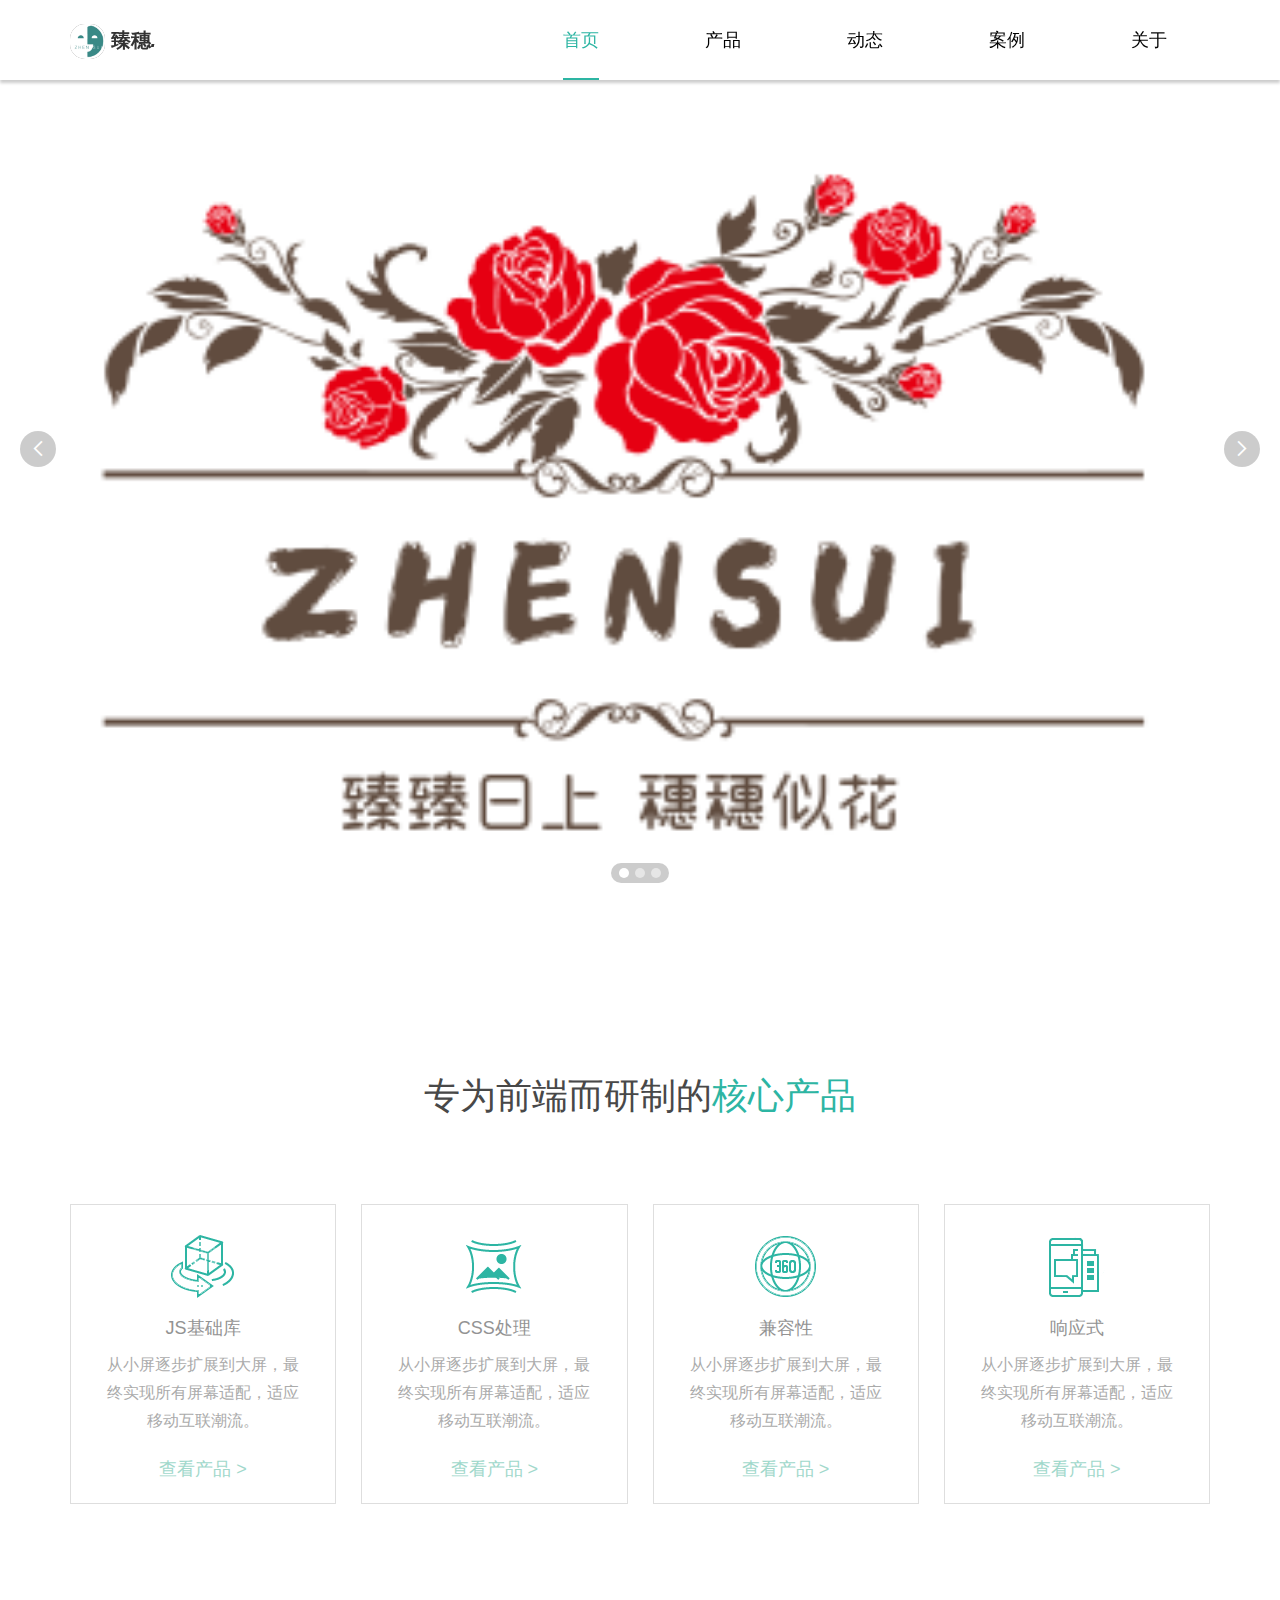
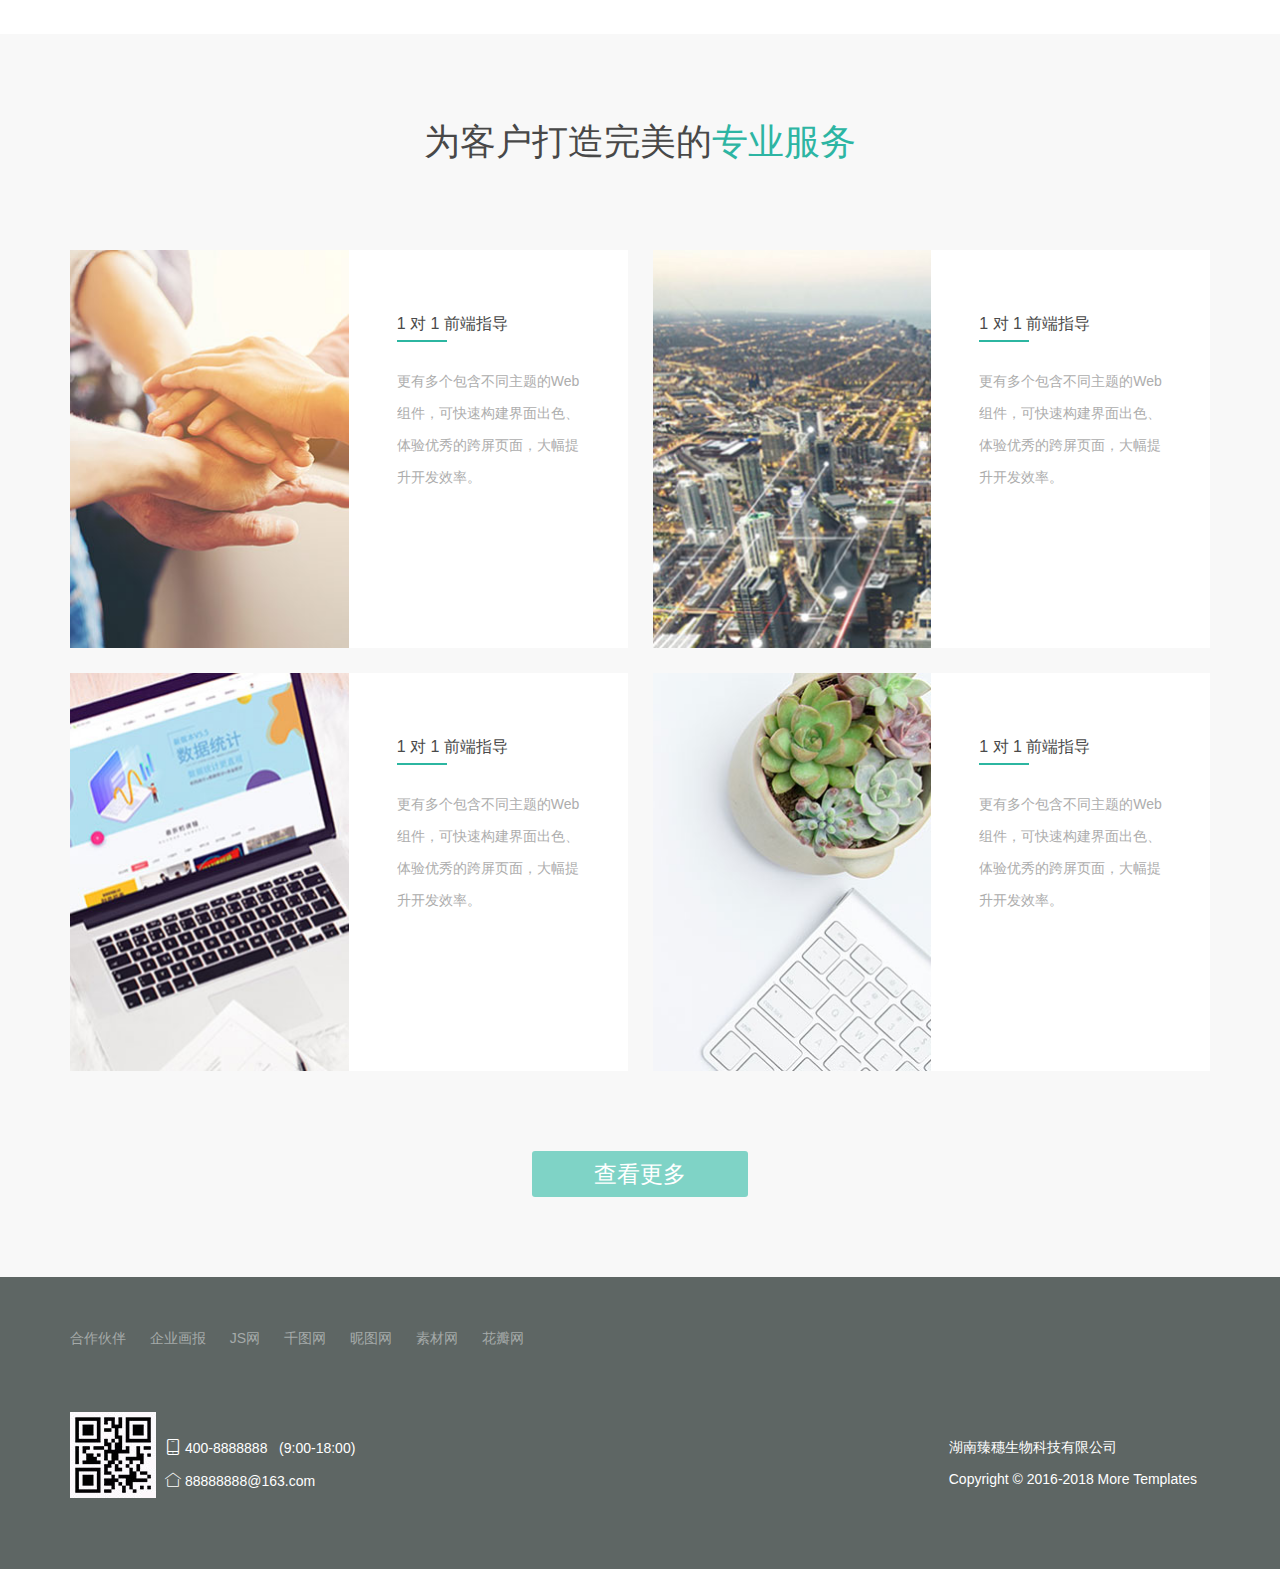
<file: index.html>
<!DOCTYPE html>
<html lang="en">
<head>
  <meta charset="UTF-8">
  <meta name="viewport" content="width=device-width,user-scalable=no,initial-scale=1.0,maximum-scale=1.0,minimum-scale=1.0">
  <title>臻穗.</title>
  <link rel="icon" href="logo.ico" type="image/x-icon">
  <link rel="stylesheet" href="res/layui/css/layui.css">
  <link rel="stylesheet" href="res/static/css/index.css">
</head>
<body>
  <!-- nav部分 -->
  <div class="nav index">
    <div class="layui-container">
      <!-- 公司logo -->
      <div class="nav-logo">
        <a href="index.html" style="font-size: 20px;font-weight: bold;">
          <img src="logo.jpg" style="width:35px;height:35px;border-radius: 15px;box-shadow:0 0 3px #000 inset;" alt="臻穗">
		  <font> 臻穗<em>.</em></font>
        </a>
      </div>
      <div class="nav-list">
        <button>
          <span></span><span></span><span></span>
        </button>
        <ul class="layui-nav" lay-filter="">
          <li class="layui-nav-item layui-this"><a href="index.html">首页</a></li>
          <li class="layui-nav-item"><a href="product.html">产品</a></li>
          <li class="layui-nav-item"><a href="news.html">动态</a></li>
          <li class="layui-nav-item"><a href="case.html">案例</a></li>
          <li class="layui-nav-item"><a href="about.html">关于</a></li>
        </ul>
      </div>
    </div>
  </div>
  <!-- banner部分 -->
  <div>
    <div class="layui-carousel" id="banner">
      <div carousel-item>
        <div>
          <img src="res/static/img/img_2.jpg">
          <div class="panel">
            <!--<p class="title">ZHEN SUI</p>
            <p>与美丽 来一次不一样的邂逅</p>-->
          </div>
        </div>
        <div>
          <img src="res/static/img/img_2.jpg">
          <div class="panel">
            <!--<p class="title">ZHEN SUI</p>
            <p>还干燥肌肤一片绿洲</p>-->
          </div>
        </div>
		<div>
          <img src="res/static/img/img_2.jpg">
          <div class="panel">
            <!--<p class="title">ZHEN SUI</p>
            <p>水漾盛夏 敷出美肌</p>-->
          </div>
        </div>
      </div>
    </div>
  </div>
  <!-- main部分 -->
  <div class="tlinks">Collect from <a href="http://www.cssmoban.com/" >网页模板</a></div>
  <div class="main-product">
    <div class="layui-container">
      <p class="title">专为前端而研制的<span>核心产品</span></p>
      <div class="layui-row layui-col-space25">
        <div class="layui-col-sm6 layui-col-md3">
          <div class="content">
            <div><img src="res/static/img/Big_icon1.png"></div>
            <div>
              <p class="label">JS基础库</p>
              <p>从小屏逐步扩展到大屏，最终实现所有屏幕适配，适应移动互联潮流。</p>
            </div>
            <a href="javascript:;">查看产品 ></a>
          </div>
        </div>
        <div class="layui-col-sm6 layui-col-md3 ">
          <div class="content">
            <div><img src="res/static/img/Big_icon2.png"></div>
            <div>
              <p class="label">CSS处理</p>
              <p>从小屏逐步扩展到大屏，最终实现所有屏幕适配，适应移动互联潮流。</p>
            </div>
            <a href="javascript:;">查看产品 ></a>
          </div>
        </div>
        <div class="layui-col-sm6 layui-col-md3 ">
          <div class="content">
            <div><img src="res/static/img/Big_icon3.png"></div>
            <div>
              <p class="label">兼容性</p>
              <p>从小屏逐步扩展到大屏，最终实现所有屏幕适配，适应移动互联潮流。</p>
            </div>
            <a href="javascript:;">查看产品 ></a>
          </div>
        </div>
        <div class="layui-col-sm6 layui-col-md3 ">
          <div class="content">
            <div><img src="res/static/img/Big_icon4.png"></div>
            <div>
              <p class="label">响应式</p>
              <p>从小屏逐步扩展到大屏，最终实现所有屏幕适配，适应移动互联潮流。</p>
            </div>
            <a href="javascript:;">查看产品 ></a>
          </div>
        </div>
      </div>
    </div>
  </div>
  <div class="main-service">
    <div class="layui-container">
      <p class="title">为客户打造完美的<span>专业服务</span></p>
      <div class="layui-row layui-col-space25 layui-col-space80">
        <div class="layui-col-sm6">
          <div class="content">
            <div class="content-left"><img src="res/static/img/home_img1.jpg"></div>
            <div class="content-right">
              <p class="label">1 对 1 前端指导</p>
              <span></span>
              <p>更有多个包含不同主题的Web组件，可快速构建界面出色、体验优秀的跨屏页面，大幅提升开发效率。</p>
            </div>
          </div>
        </div>
        <div class="layui-col-sm6">
          <div class="content">
            <div class="content-left"><img src="res/static/img/home_img2.jpg"></div>
            <div class="content-right">
              <p class="label">1 对 1 前端指导</p>
              <span></span>
              <p>更有多个包含不同主题的Web组件，可快速构建界面出色、体验优秀的跨屏页面，大幅提升开发效率。</p>
            </div>
          </div>
        </div>
        <div class="layui-col-sm6">
          <div class="content">
            <div class="content-left"><img src="res/static/img/home_img3.jpg"></div>
            <div class="content-right">
              <p class="label">1 对 1 前端指导</p>
              <span></span>
              <p>更有多个包含不同主题的Web组件，可快速构建界面出色、体验优秀的跨屏页面，大幅提升开发效率。</p>
            </div>
          </div>
        </div>
        <div class="layui-col-sm6">
          <div class="content">
            <div class="content-left"><img src="res/static/img/home_img4.jpg"></div>
            <div class="content-right">
              <p class="label">1 对 1 前端指导</p>
              <span></span>
              <p>更有多个包含不同主题的Web组件，可快速构建界面出色、体验优秀的跨屏页面，大幅提升开发效率。</p>
            </div>
          </div>
        </div>
      </div>
      <div class="service-more"><a href="">查看更多</a></div>
    </div>
  </div>
  <!-- footer部分 -->
  <div class="footer">
    <div class="layui-container">
      <p class="footer-web">
        <a href="javascript:;">合作伙伴</a>
        <a href="javascript:;">企业画报</a>
        <a href="javascript:;">JS网</a>
        <a href="javascript:;">千图网</a>
        <a href="javascript:;">昵图网</a>
        <a href="javascript:;">素材网</a>
        <a href="javascript:;">花瓣网</a>
      </p>
      <div class="layui-row footer-contact">
        <div class="layui-col-sm2 layui-col-lg1"><img src="res/static/img/erweima.jpg"></div>
        <div class="layui-col-sm10 layui-col-lg11">
          <div class="layui-row">
            <div class="layui-col-sm6 layui-col-md8 layui-col-lg9">
              <p class="contact-top"><i class="layui-icon layui-icon-cellphone"></i>&nbsp;400-8888888&nbsp;&nbsp;&nbsp;(9:00-18:00)</p>
              <p class="contact-bottom"><i class="layui-icon layui-icon-home"></i>&nbsp;88888888@163.com</span></p>
            </div>
            <div class="layui-col-sm6 layui-col-md4 layui-col-lg3">
              <p class="contact-top"><span class="right">湖南臻穗生物科技有限公司</span></p>
              <p class="contact-bottom"><span class="right">Copyright&nbsp;©&nbsp;2016-2018 More Templates </span></p>
            </div>
          </div>
        </div>
      </div>
    </div>
  </div>
<script src="res/layui/layui.js"></script>
<!--[if lt IE 9]>
  <script src="https://cdn.staticfile.org/html5shiv/r29/html5.min.js"></script>
  <script src="https://cdn.staticfile.org/respond.js/1.4.2/respond.min.js"></script>
<![endif]-->
<script>
  layui.config({
    base: 'res/static/js/' 
  }).use('firm'); 
</script>
</body>
</html>
</file>
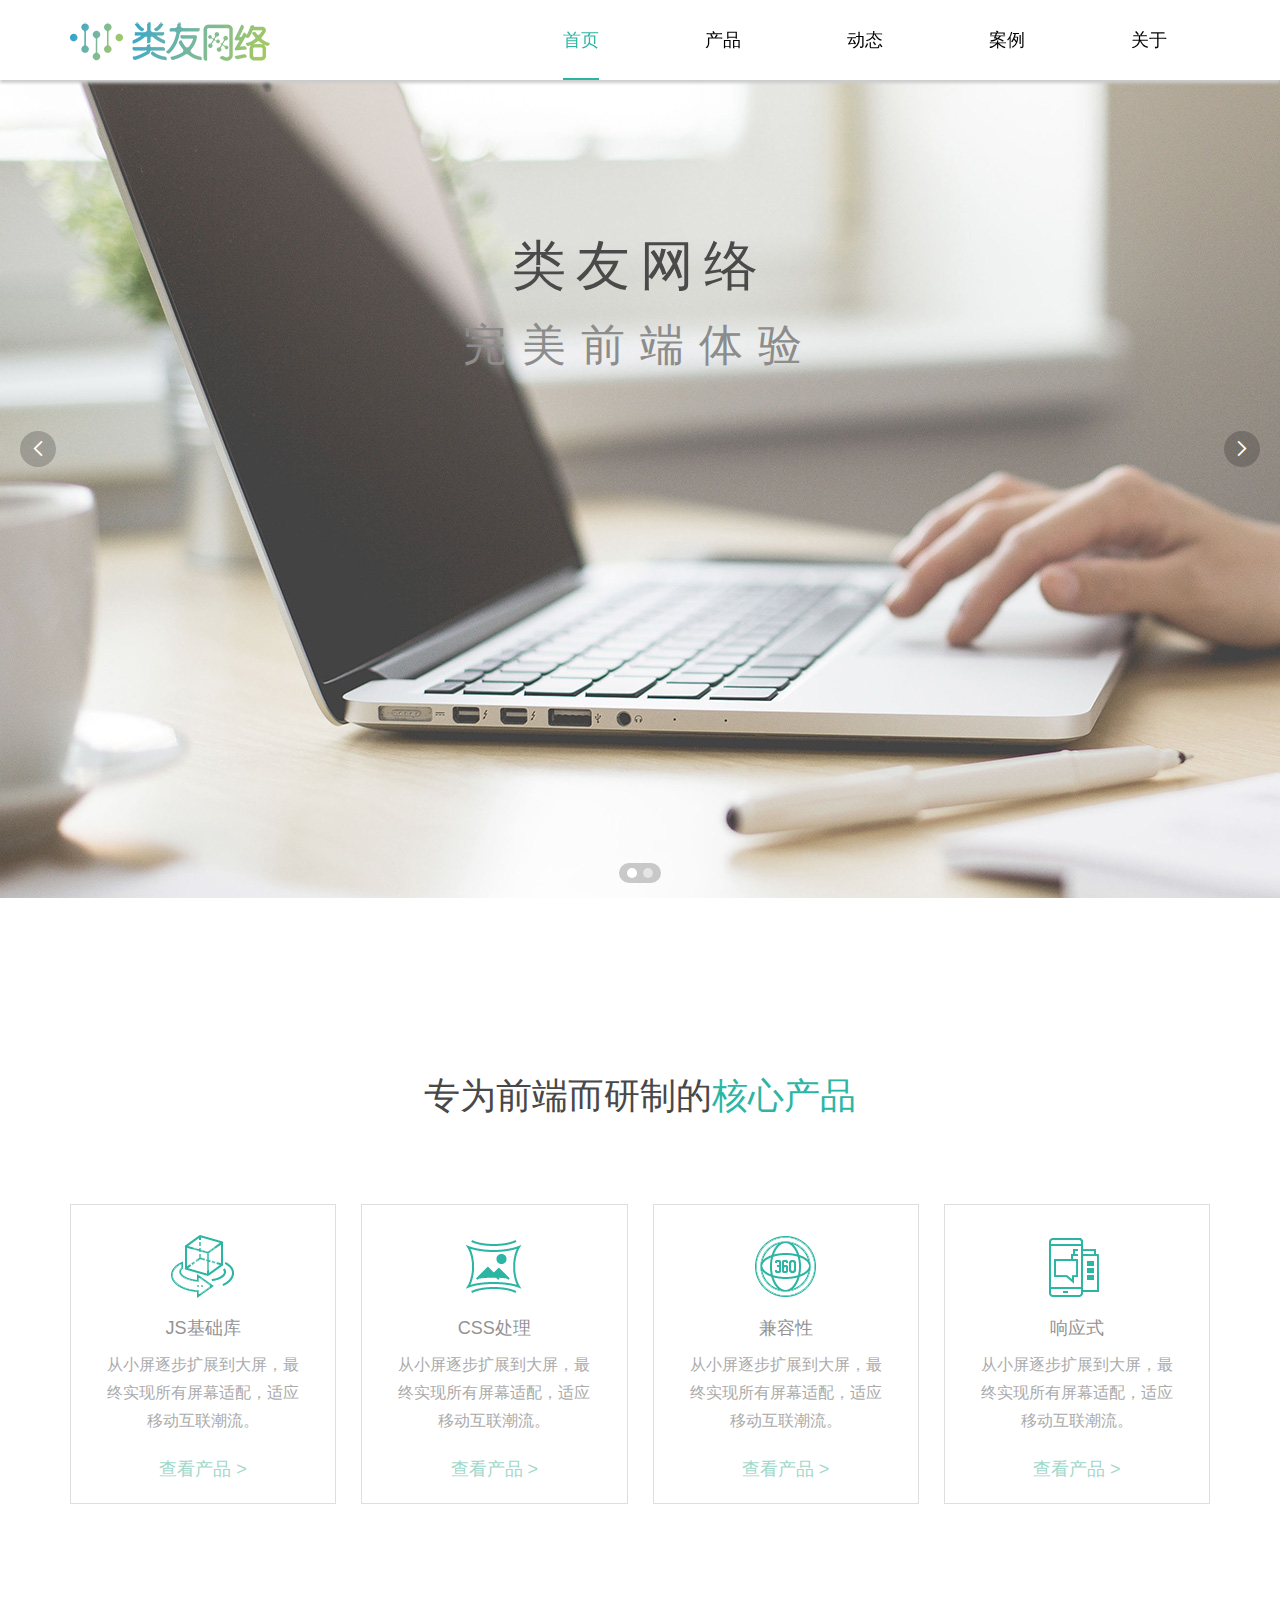
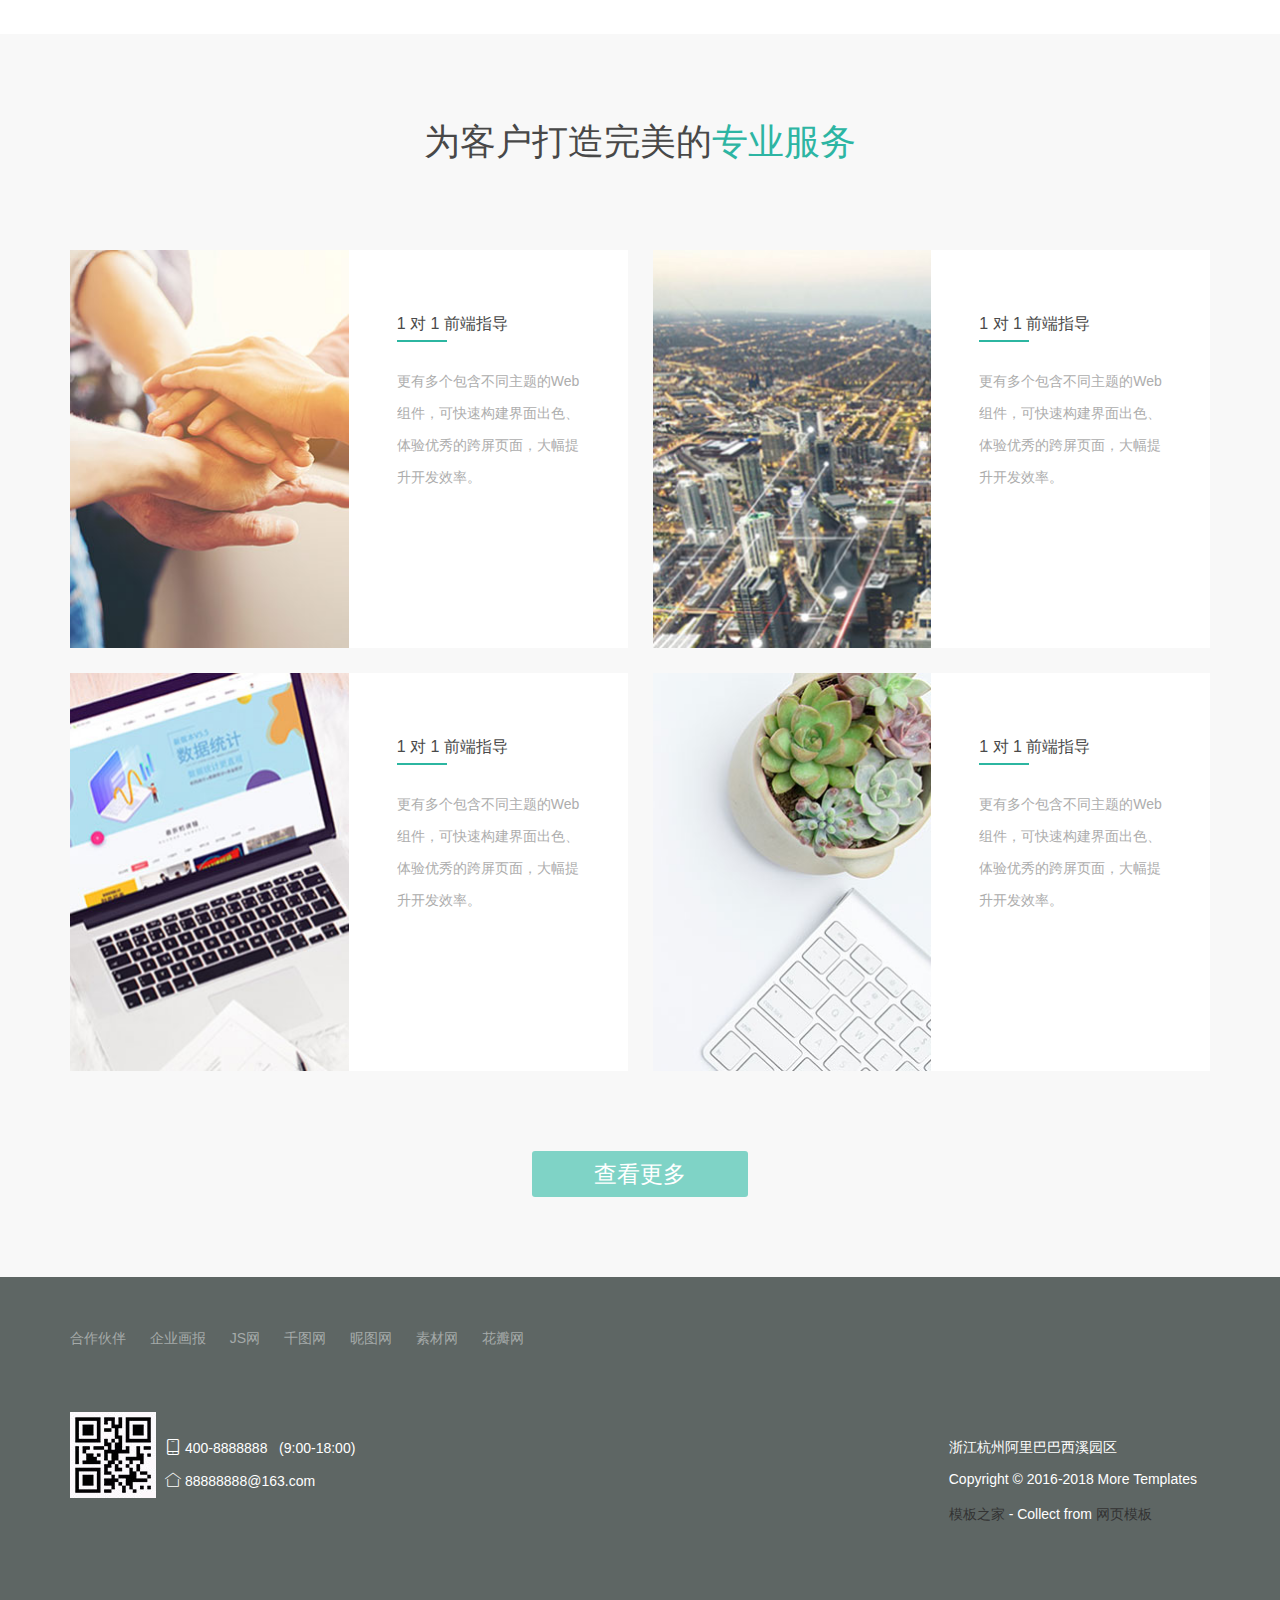
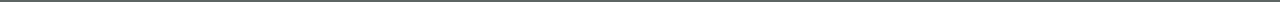
<file: html/index.html>
<!DOCTYPE html>
<html lang="en">
<head>
  <meta charset="UTF-8">
  <meta name="viewport" content="width=device-width,user-scalable=no,initial-scale=1.0,maximum-scale=1.0,minimum-scale=1.0">
  <title>类友网络-首页</title>
  <link rel="stylesheet" href="../res/layui/css/layui.css">
  <link rel="stylesheet" href="../res/static/css/index.css">
</head>
<body>
  <!-- nav部分 -->
  <div class="nav index">
    <div class="layui-container">
      <!-- 公司logo -->
      <div class="nav-logo">
        <a href="index.html">
          <img src="../res/static/img/logo.png" alt="类友网络">
        </a>
      </div>
      <div class="nav-list">
        <button>
          <span></span><span></span><span></span>
        </button>
        <ul class="layui-nav" lay-filter="">
          <li class="layui-nav-item layui-this"><a href="index.html">首页</a></li>
          <li class="layui-nav-item"><a href="product.html">产品</a></li>
          <li class="layui-nav-item"><a href="news.html">动态</a></li>
          <li class="layui-nav-item"><a href="case.html">案例</a></li>
          <li class="layui-nav-item"><a href="about.html">关于</a></li>
        </ul>
      </div>
    </div>
  </div>
  <!-- banner部分 -->
  <div>
    <div class="layui-carousel" id="banner">
      <div carousel-item>
        <div>
          <img src="../res/static/img/banner1.jpg">
          <div class="panel">
            <p class="title">类友网络</p>
            <p>完美前端体验</p>
          </div>
        </div>
        <div>
          <img src="../res/static/img/banner2.jpg">
          <div class="panel">
            <p class="title">类友网络</p>
            <p>完美前端体验</p>
          </div>
        </div>
      </div>
    </div>
  </div>
  <!-- main部分 -->
  <div class="tlinks">Collect from <a href="http://www.cssmoban.com/" >网页模板</a></div>
  <div class="main-product">
    <div class="layui-container">
      <p class="title">专为前端而研制的<span>核心产品</span></p>
      <div class="layui-row layui-col-space25">
        <div class="layui-col-sm6 layui-col-md3">
          <div class="content">
            <div><img src="../res/static/img/Big_icon1.png"></div>
            <div>
              <p class="label">JS基础库</p>
              <p>从小屏逐步扩展到大屏，最终实现所有屏幕适配，适应移动互联潮流。</p>
            </div>
            <a href="javascript:;">查看产品 ></a>
          </div>
        </div>
        <div class="layui-col-sm6 layui-col-md3 ">
          <div class="content">
            <div><img src="../res/static/img/Big_icon2.png"></div>
            <div>
              <p class="label">CSS处理</p>
              <p>从小屏逐步扩展到大屏，最终实现所有屏幕适配，适应移动互联潮流。</p>
            </div>
            <a href="javascript:;">查看产品 ></a>
          </div>
        </div>
        <div class="layui-col-sm6 layui-col-md3 ">
          <div class="content">
            <div><img src="../res/static/img/Big_icon3.png"></div>
            <div>
              <p class="label">兼容性</p>
              <p>从小屏逐步扩展到大屏，最终实现所有屏幕适配，适应移动互联潮流。</p>
            </div>
            <a href="javascript:;">查看产品 ></a>
          </div>
        </div>
        <div class="layui-col-sm6 layui-col-md3 ">
          <div class="content">
            <div><img src="../res/static/img/Big_icon4.png"></div>
            <div>
              <p class="label">响应式</p>
              <p>从小屏逐步扩展到大屏，最终实现所有屏幕适配，适应移动互联潮流。</p>
            </div>
            <a href="javascript:;">查看产品 ></a>
          </div>
        </div>
      </div>
    </div>
  </div>
  <div class="main-service">
    <div class="layui-container">
      <p class="title">为客户打造完美的<span>专业服务</span></p>
      <div class="layui-row layui-col-space25 layui-col-space80">
        <div class="layui-col-sm6">
          <div class="content">
            <div class="content-left"><img src="../res/static/img/home_img1.jpg"></div>
            <div class="content-right">
              <p class="label">1 对 1 前端指导</p>
              <span></span>
              <p>更有多个包含不同主题的Web组件，可快速构建界面出色、体验优秀的跨屏页面，大幅提升开发效率。</p>
            </div>
          </div>
        </div>
        <div class="layui-col-sm6">
          <div class="content">
            <div class="content-left"><img src="../res/static/img/home_img2.jpg"></div>
            <div class="content-right">
              <p class="label">1 对 1 前端指导</p>
              <span></span>
              <p>更有多个包含不同主题的Web组件，可快速构建界面出色、体验优秀的跨屏页面，大幅提升开发效率。</p>
            </div>
          </div>
        </div>
        <div class="layui-col-sm6">
          <div class="content">
            <div class="content-left"><img src="../res/static/img/home_img3.jpg"></div>
            <div class="content-right">
              <p class="label">1 对 1 前端指导</p>
              <span></span>
              <p>更有多个包含不同主题的Web组件，可快速构建界面出色、体验优秀的跨屏页面，大幅提升开发效率。</p>
            </div>
          </div>
        </div>
        <div class="layui-col-sm6">
          <div class="content">
            <div class="content-left"><img src="../res/static/img/home_img4.jpg"></div>
            <div class="content-right">
              <p class="label">1 对 1 前端指导</p>
              <span></span>
              <p>更有多个包含不同主题的Web组件，可快速构建界面出色、体验优秀的跨屏页面，大幅提升开发效率。</p>
            </div>
          </div>
        </div>
      </div>
      <div class="service-more"><a href="">查看更多</a></div>
    </div>
  </div>
  <!-- footer部分 -->
  <div class="footer">
    <div class="layui-container">
      <p class="footer-web">
        <a href="javascript:;">合作伙伴</a>
        <a href="javascript:;">企业画报</a>
        <a href="javascript:;">JS网</a>
        <a href="javascript:;">千图网</a>
        <a href="javascript:;">昵图网</a>
        <a href="javascript:;">素材网</a>
        <a href="javascript:;">花瓣网</a>
      </p>
      <div class="layui-row footer-contact">
        <div class="layui-col-sm2 layui-col-lg1"><img src="../res/static/img/erweima.jpg"></div>
        <div class="layui-col-sm10 layui-col-lg11">
          <div class="layui-row">
            <div class="layui-col-sm6 layui-col-md8 layui-col-lg9">
              <p class="contact-top"><i class="layui-icon layui-icon-cellphone"></i>&nbsp;400-8888888&nbsp;&nbsp;&nbsp;(9:00-18:00)</p>
              <p class="contact-bottom"><i class="layui-icon layui-icon-home"></i>&nbsp;88888888@163.com</span></p>
            </div>
            <div class="layui-col-sm6 layui-col-md4 layui-col-lg3">
              <p class="contact-top"><span class="right">浙江杭州阿里巴巴西溪园区</span></p>
              <p class="contact-bottom"><span class="right">Copyright&nbsp;©&nbsp;2016-2018 More Templates <a href="http://www.cssmoban.com/" target="_blank" title="模板之家">模板之家</a> - Collect from <a href="http://www.cssmoban.com/" title="网页模板" target="_blank">网页模板</a></span></p>
            </div>
          </div>
        </div>
      </div>
    </div>
  </div>
<script src="../res/layui/layui.js"></script>
<!--[if lt IE 9]>
  <script src="https://cdn.staticfile.org/html5shiv/r29/html5.min.js"></script>
  <script src="https://cdn.staticfile.org/respond.js/1.4.2/respond.min.js"></script>
<![endif]-->
<script>
  layui.config({
    base: '../res/static/js/' 
  }).use('firm'); 
</script>
</body>
</html>
</file>
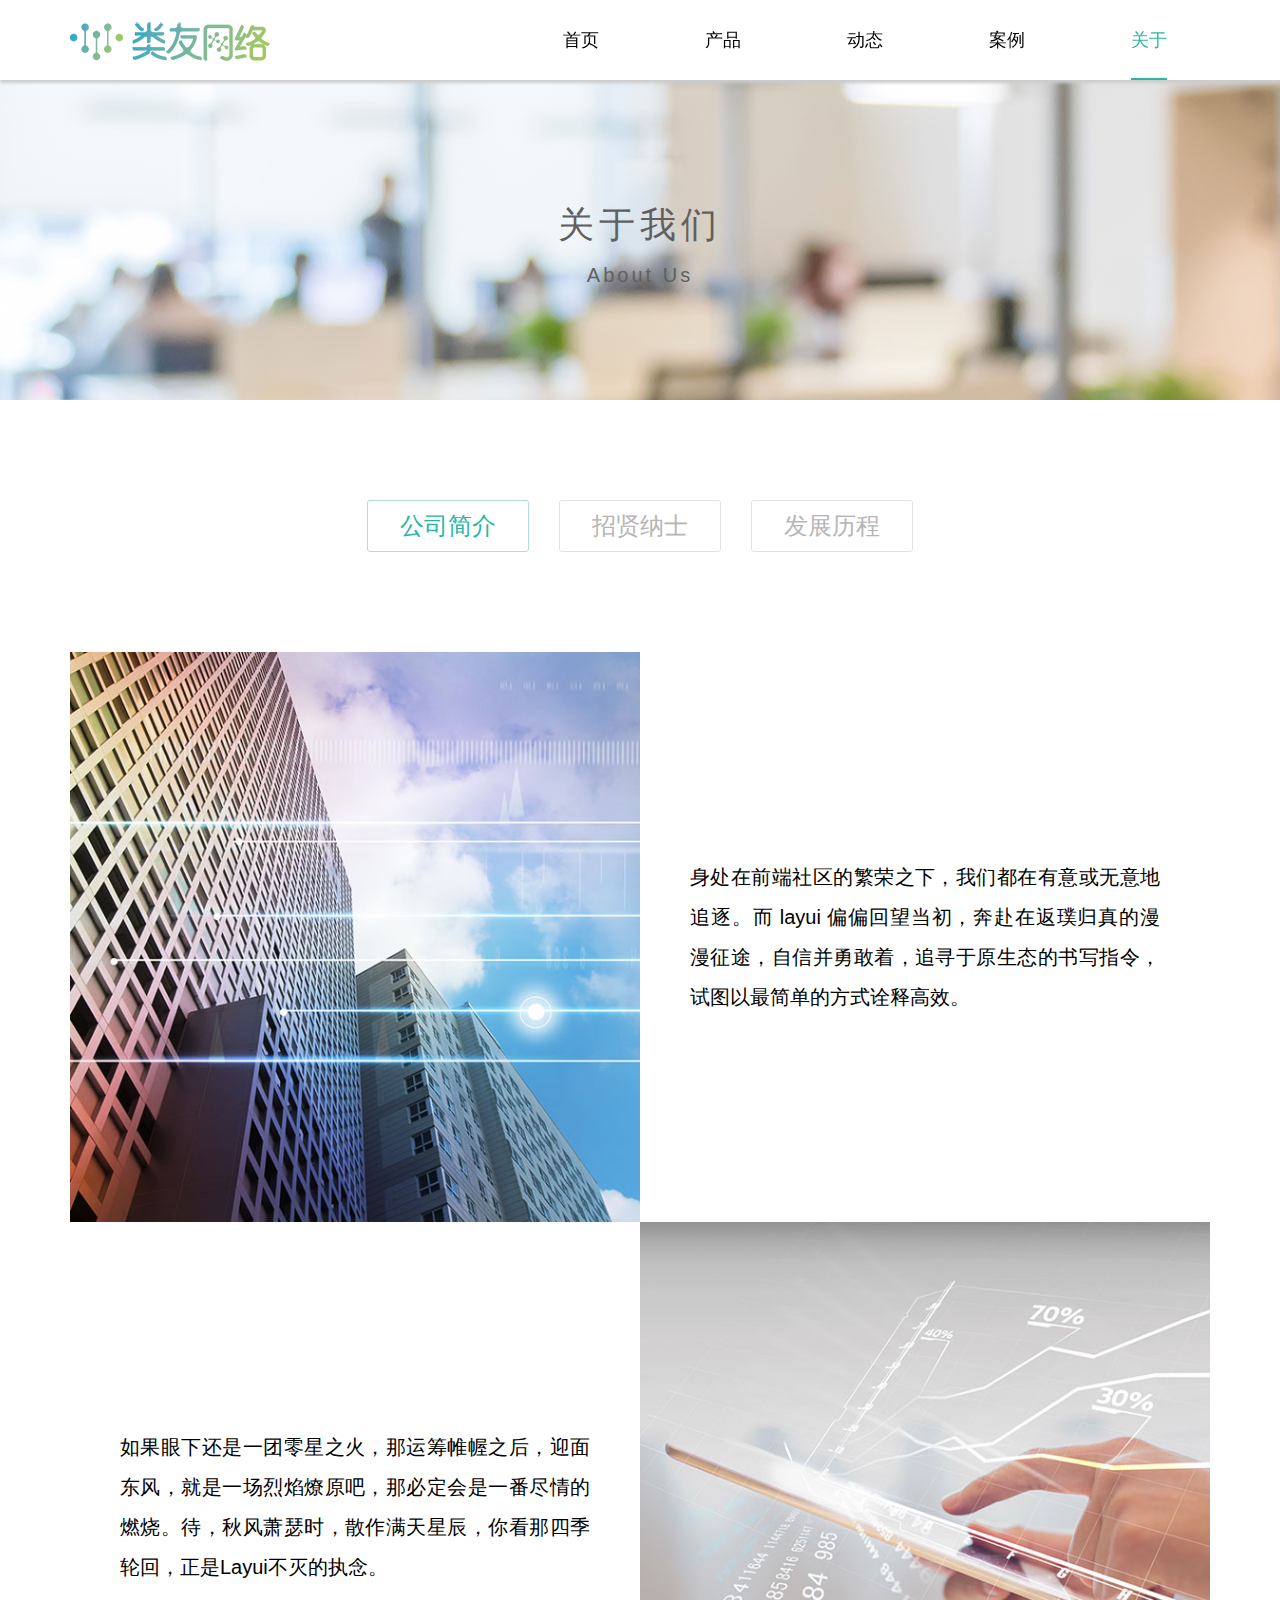
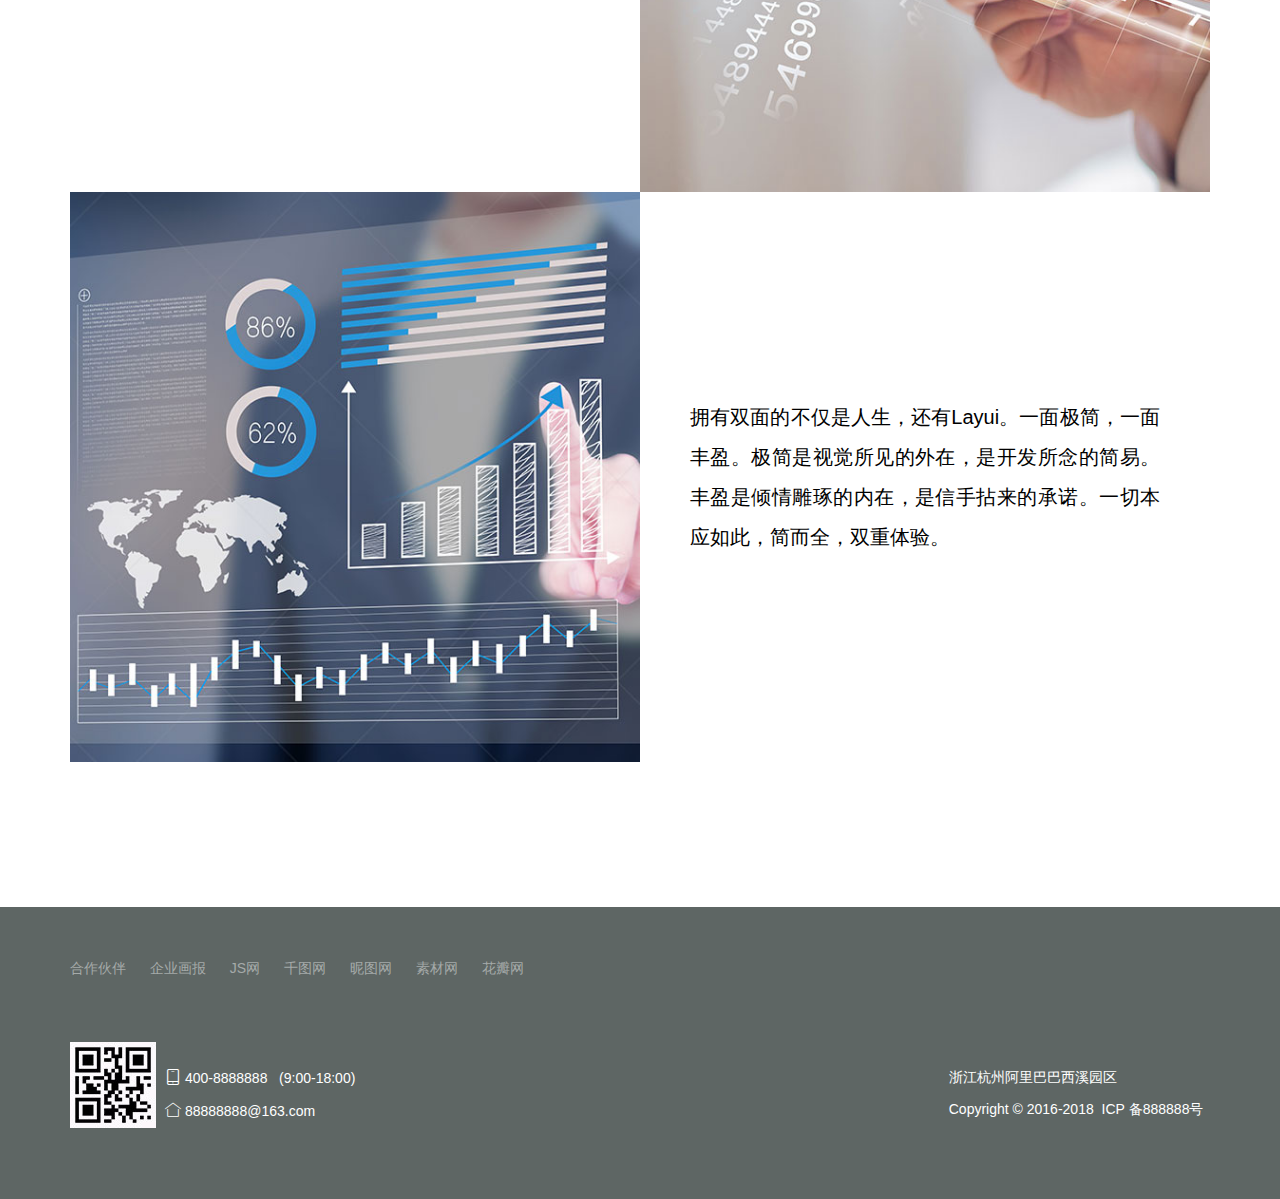
<file: html/about.html>
<!DOCTYPE html>
<html lang="en">
<head>
  <meta charset="UTF-8">
  <meta name="viewport" content="width=device-width,user-scalable=no,initial-scale=1.0,maximum-scale=1.0,minimum-scale=1.0">
  <title>类友网络-关于</title>
  <link rel="stylesheet" href="../res/layui/css/layui.css">
  <link rel="stylesheet" href="../res/static/css/index.css">
</head>
<body>
  <!-- nav部分 -->
  <div class="nav">
    <div class="layui-container">
      <!-- 公司logo -->
      <div class="nav-logo">
        <a href="index.html">
          <img src="../res/static/img/logo.png" alt="类友网络">
        </a>
      </div>
      <div class="nav-list">
        <button>
          <span></span><span></span><span></span>
        </button>
        <ul class="layui-nav" lay-filter="">
          <li class="layui-nav-item"><a href="index.html">首页</a></li>
          <li class="layui-nav-item"><a href="product.html">产品</a></li>
          <li class="layui-nav-item"><a href="news.html">动态</a></li>
          <li class="layui-nav-item"><a href="case.html">案例</a></li>
          <li class="layui-nav-item layui-this"><a href="about.html">关于</a></li>
        </ul>
      </div>
    </div>
  </div>
  <!-- banner部分 -->
  <div class="banner about">
    <div class="title">
      <p>关于我们</p>
      <p class="en">About Us</p>
    </div>
  </div>
  <!-- main部分 -->
  <div class="main-about">
    <div class="layui-container">
      <div class="layui-row">
        <ul class="aboutab">
          <li class="layui-this">公司简介</li><li>招贤纳士</li><li>发展历程</li>
        </ul>
        <div class="tabIntro">
          <div class="content">
            <div class="layui-inline img"><img src="../res/static/img/us_img1.jpg"></div><div class="layui-inline panel">
              <p>身处在前端社区的繁荣之下，我们都在有意或无意地追逐。而 layui 偏偏回望当初，奔赴在返璞归真的漫漫征途，自信并勇敢着，追寻于原生态的书写指令，试图以最简单的方式诠释高效。</p>
            </div>
          </div>
          <div class="content">
            <div class="layui-inline panel p_block">
              <p>如果眼下还是一团零星之火，那运筹帷幄之后，迎面东风，就是一场烈焰燎原吧，那必定会是一番尽情的燃烧。待，秋风萧瑟时，散作满天星辰，你看那四季轮回，正是Layui不灭的执念。</p>
            </div><div class="layui-inline img"><img src="../res/static/img/us_img2.jpg"></div>
              <p class="p_hidden">如果眼下还是一团零星之火，那运筹帷幄之后，迎面东风，就是一场烈焰燎原吧，那必定会是一番尽情的燃烧。待，秋风萧瑟时，散作满天星辰，你看那四季轮回，正是Layui不灭的执念。</p>
          </div>
          <div class="content">
            <div class="layui-inline img"><img src="../res/static/img/us_img3.jpg"></div><div class="layui-inline panel">
              <p>拥有双面的不仅是人生，还有Layui。一面极简，一面丰盈。极简是视觉所见的外在，是开发所念的简易。丰盈是倾情雕琢的内在，是信手拈来的承诺。一切本应如此，简而全，双重体验。</p>
            </div>
          </div>         
        </div>
        <div class="tabJob">
          <div class="content">
            <p class="title">前端开发工程师</p>
            <p>> 职位描述</p>
            <ol>
              <li>前端开发及维护工作；</li>
              <li>有良好的技术基础，熟悉 Web 标准，熟练掌握多种 Web 前端技术；</li>
              <li>掌握行业内流行的类库，Vue.js， React 等主流框架；</li>
              <li>参与公司前端工程的设计、研发；</li>
              <li>了解不同浏览器之间的差异，移动设备之间的差异。</li>
            </ol>
          </div>
          <div class="content">
            <p class="title">IOS 开发工程师</p>
            <p>> 职位描述</p>
            <ol>
              <li>前端开发及维护工作；</li>
              <li>有良好的技术基础，熟悉 Web 标准，熟练掌握多种 Web 前端技术；</li>
              <li>掌握行业内流行的类库，Vue.js， React 等主流框架；</li>
              <li>参与公司前端工程的设计、研发；</li>
              <li>了解不同浏览器之间的差异，移动设备之间的差异。</li>
            </ol>
          </div>
          <div class="content">
            <p class="title">JAVA 工程师</p>
            <p>> 职位描述</p>
            <ol>
              <li>前端开发及维护工作；</li>
              <li>有良好的技术基础，熟悉 Web 标准，熟练掌握多种 Web 前端技术；</li>
              <li>掌握行业内流行的类库，Vue.js， React 等主流框架；</li>
              <li>参与公司前端工程的设计、研发；</li>
              <li>了解不同浏览器之间的差异，移动设备之间的差异。</li>
            </ol>
          </div>
        </div>
        <div class="tabCour">
          <p class="title">我们的蜕变</p>
          <ul class="timeline">
            <li class="odd">
              <div class="cour-img"><img src="../res/static/img/us_img4.png"></div>
              <div class="cour-panel layui-col-sm4 layui-col-lg5">
                <p class="label">2017 年 6 月</p>
                <p>我们成立了，来到了杭州西湖这个美丽的地方。</p>
              </div>
            </li>
            <li>
              <div class="cour-img"><img src="../res/static/img/us_img5.png"></div>
              <div class="cour-panel layui-col-sm4 layui-col-sm-offset8 layui-col-lg5 layui-col-lg-offset7">
                <p class="label">2017 年 6 月</p>
                <p>我们成立了，来到了杭州西湖这个美丽的地方。</p>
              </div>
            </li>
            <li class="odd">
              <div class="cour-img"><img src="../res/static/img/us_img6.png"></div>
              <div class="cour-panel layui-col-sm4 layui-col-lg5">
                <p class="label">2017 年 6 月</p>
                <p>我们成立了，来到了杭州西湖这个美丽的地方。</p>
              </div>
            </li>
            <li>
              <div class="cour-img"><img src="../res/static/img/us_img7.png"></div>
              <div class="cour-panel layui-col-sm4 layui-col-sm-offset8 layui-col-lg5 layui-col-lg-offset7">
                <p class="label">2017 年 6 月</p>
                <p>我们成立了，来到了杭州西湖这个美丽的地方。</p>
              </div>
            </li>
            <li class="odd">
              <div class="cour-img"><img src="../res/static/img/us_img8.png"></div>
            </li>
          </ul>
        </div>
      </div>
    </div>
  </div>
  <!-- footer部分 -->
  <div class="footer">
    <div class="layui-container">
      <p class="footer-web">
        <a href="javascript:;">合作伙伴</a>
        <a href="javascript:;">企业画报</a>
        <a href="javascript:;">JS网</a>
        <a href="javascript:;">千图网</a>
        <a href="javascript:;">昵图网</a>
        <a href="javascript:;">素材网</a>
        <a href="javascript:;">花瓣网</a>
      </p>
      <div class="layui-row footer-contact">
        <div class="layui-col-sm2 layui-col-lg1"><img src="../res/static/img/erweima.jpg"></div>
        <div class="layui-col-sm10 layui-col-lg11">
          <div class="layui-row">
            <div class="layui-col-sm6 layui-col-md8 layui-col-lg9">
              <p class="contact-top"><i class="layui-icon layui-icon-cellphone"></i>&nbsp;400-8888888&nbsp;&nbsp;&nbsp;(9:00-18:00)</p>
              <p class="contact-bottom"><i class="layui-icon layui-icon-home"></i>&nbsp;88888888@163.com</span></p>
            </div>
            <div class="layui-col-sm6 layui-col-md4 layui-col-lg3">
              <p class="contact-top"><span class="right">浙江杭州阿里巴巴西溪园区</span></p>
              <p class="contact-bottom"><span class="right">Copyright&nbsp;©&nbsp;2016-2018&nbsp;&nbsp;ICP&nbsp;备888888号</span></p>
            </div>
          </div>
        </div>
      </div>
    </div>
  </div>
<script src="../res/layui/layui.js"></script>
<!--[if lt IE 9]>
  <script src="https://cdn.staticfile.org/html5shiv/r29/html5.min.js"></script>
  <script src="https://cdn.staticfile.org/respond.js/1.4.2/respond.min.js"></script>
<![endif]-->
<script>
  layui.config({
    base: '../res/static/js/' 
  }).use('firm'); 
</script>
</body>
</html>
</file>
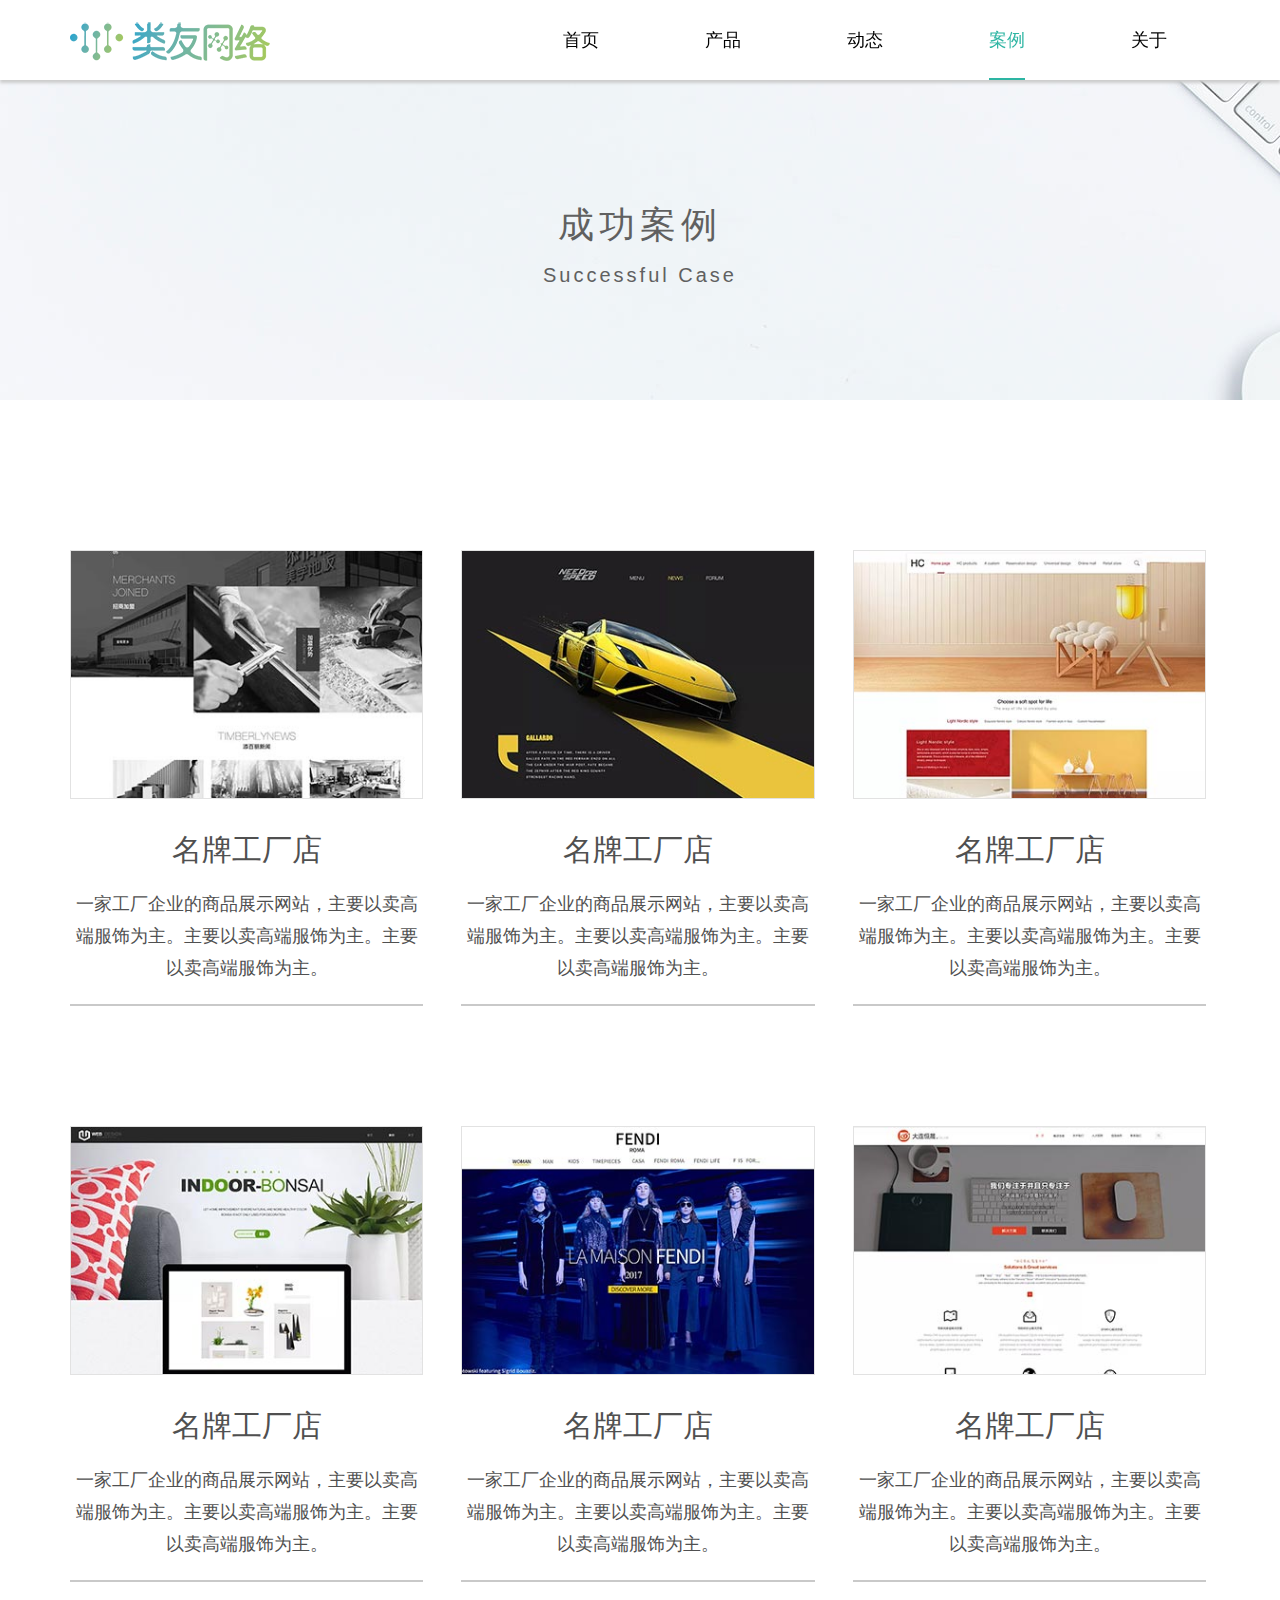
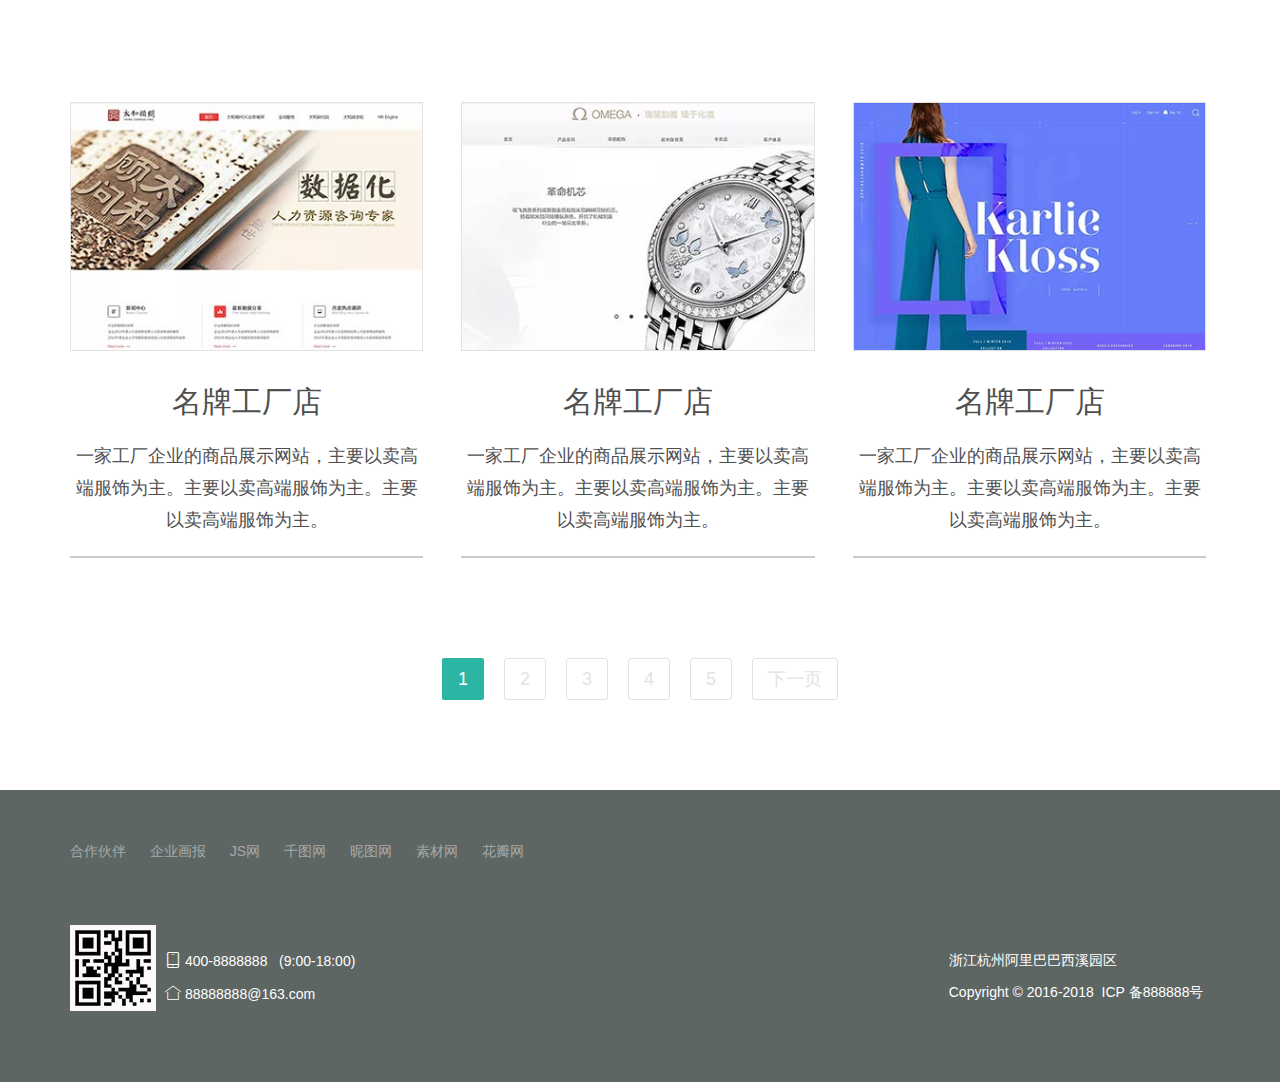
<file: html/case.html>
<!DOCTYPE html>
<html lang="en">
<head>
  <meta charset="UTF-8">
  <meta name="viewport" content="width=device-width,user-scalable=no,initial-scale=1.0,maximum-scale=1.0,minimum-scale=1.0">
  <title>类友网络-案例</title>
  <link rel="stylesheet" href="../res/layui/css/layui.css">
  <link rel="stylesheet" href="../res/static/css/index.css">
</head>
<body>
  <!-- nav部分 -->
  <div class="nav">
    <div class="layui-container">
      <!-- 公司logo -->
      <div class="nav-logo">
        <a href="index.html">
          <img src="../res/static/img/logo.png" alt="类友网络">
        </a>
      </div>
      <div class="nav-list">
        <button>
          <span></span><span></span><span></span>
        </button>
        <ul class="layui-nav" lay-filter="">
          <li class="layui-nav-item"><a href="index.html">首页</a></li>
          <li class="layui-nav-item"><a href="product.html">产品</a></li>
          <li class="layui-nav-item"><a href="news.html">动态</a></li>
          <li class="layui-nav-item layui-this"><a href="case.html">案例</a></li>
          <li class="layui-nav-item"><a href="about.html">关于</a></li>
        </ul>
      </div>
    </div>
  </div>
  <!-- banner部分 -->
  <div class="banner case">
    <div class="title">
      <p>成功案例</p>
      <p class="en">Successful Case</p>
    </div>
  </div>
  <!-- main部分 -->
  <div class="main-case">
    <div class="layui-container">
      <div class="layui-row">
        <div class="layui-inline content">
          <div class="layui-inline case-img"><img src="../res/static/img/case1.jpg"></div>
          <p class="lable">名牌工厂店</p>
          <p>一家工厂企业的商品展示网站，主要以卖高端服饰为主。主要以卖高端服饰为主。主要以卖高端服饰为主。</p>
        </div>
        <div class="layui-inline content even center">
          <div class="layui-inline case-img"><img src="../res/static/img/case2.jpg"></div>
          <p class="lable">名牌工厂店</p>
          <p>一家工厂企业的商品展示网站，主要以卖高端服饰为主。主要以卖高端服饰为主。主要以卖高端服饰为主。</p>
        </div>
        <div class="layui-inline content">
          <div class="layui-inline case-img"><img src="../res/static/img/case3.jpg"></div>
          <p class="lable">名牌工厂店</p>
          <p>一家工厂企业的商品展示网站，主要以卖高端服饰为主。主要以卖高端服饰为主。主要以卖高端服饰为主。</p>
        </div>
        <div class="layui-inline content even">
          <div class="layui-inline case-img"><img src="../res/static/img/case4.jpg"></div>
          <p class="lable">名牌工厂店</p>
          <p>一家工厂企业的商品展示网站，主要以卖高端服饰为主。主要以卖高端服饰为主。主要以卖高端服饰为主。</p>
        </div>
        <div class="layui-inline content center">
          <div class="layui-inline case-img"><img src="../res/static/img/case5.jpg"></div>
          <p class="lable">名牌工厂店</p>
          <p>一家工厂企业的商品展示网站，主要以卖高端服饰为主。主要以卖高端服饰为主。主要以卖高端服饰为主。</p>
        </div>
        <div class="layui-inline content even">
          <div class="layui-inline case-img"><img src="../res/static/img/case6.jpg"></div>
          <p class="lable">名牌工厂店</p>
          <p>一家工厂企业的商品展示网站，主要以卖高端服饰为主。主要以卖高端服饰为主。主要以卖高端服饰为主。</p>
        </div>
        <div class="layui-inline content">
          <div class="layui-inline case-img"><img src="../res/static/img/case7.jpg"></div>
          <p class="lable">名牌工厂店</p>
          <p>一家工厂企业的商品展示网站，主要以卖高端服饰为主。主要以卖高端服饰为主。主要以卖高端服饰为主。</p>
        </div>
        <div class="layui-inline content even center">
          <div class="layui-inline case-img"><img src="../res/static/img/case8.jpg"></div>
          <p class="lable">名牌工厂店</p>
          <p>一家工厂企业的商品展示网站，主要以卖高端服饰为主。主要以卖高端服饰为主。主要以卖高端服饰为主。</p>
        </div>
        <div class="layui-inline content">
          <div class="layui-inline case-img"><img src="../res/static/img/case9.jpg"></div>
          <p class="lable">名牌工厂店</p>
          <p>一家工厂企业的商品展示网站，主要以卖高端服饰为主。主要以卖高端服饰为主。主要以卖高端服饰为主。</p>
        </div>
      </div>
      <div id="casePage"></div>
    </div>
  </div>
  <!-- footer部分 -->
  <div class="footer">
    <div class="layui-container">
      <p class="footer-web">
        <a href="javascript:;">合作伙伴</a>
        <a href="javascript:;">企业画报</a>
        <a href="javascript:;">JS网</a>
        <a href="javascript:;">千图网</a>
        <a href="javascript:;">昵图网</a>
        <a href="javascript:;">素材网</a>
        <a href="javascript:;">花瓣网</a>
      </p>
      <div class="layui-row footer-contact">
        <div class="layui-col-sm2 layui-col-lg1"><img src="../res/static/img/erweima.jpg"></div>
        <div class="layui-col-sm10 layui-col-lg11">
          <div class="layui-row">
            <div class="layui-col-sm6 layui-col-md8 layui-col-lg9">
              <p class="contact-top"><i class="layui-icon layui-icon-cellphone"></i>&nbsp;400-8888888&nbsp;&nbsp;&nbsp;(9:00-18:00)</p>
              <p class="contact-bottom"><i class="layui-icon layui-icon-home"></i>&nbsp;88888888@163.com</span></p>
            </div>
            <div class="layui-col-sm6 layui-col-md4 layui-col-lg3">
              <p class="contact-top"><span class="right">浙江杭州阿里巴巴西溪园区</span></p>
              <p class="contact-bottom"><span class="right">Copyright&nbsp;©&nbsp;2016-2018&nbsp;&nbsp;ICP&nbsp;备888888号</span></p>
            </div>
          </div>
        </div>
      </div>
    </div>
  </div>
<script src="../res/layui/layui.js"></script>
<!--[if lt IE 9]>
  <script src="https://cdn.staticfile.org/html5shiv/r29/html5.min.js"></script>
  <script src="https://cdn.staticfile.org/respond.js/1.4.2/respond.min.js"></script>
<![endif]-->
<script>
  layui.config({
    base: '../res/static/js/' 
  }).use('firm'); 
</script>
</body>
</html>
</file>
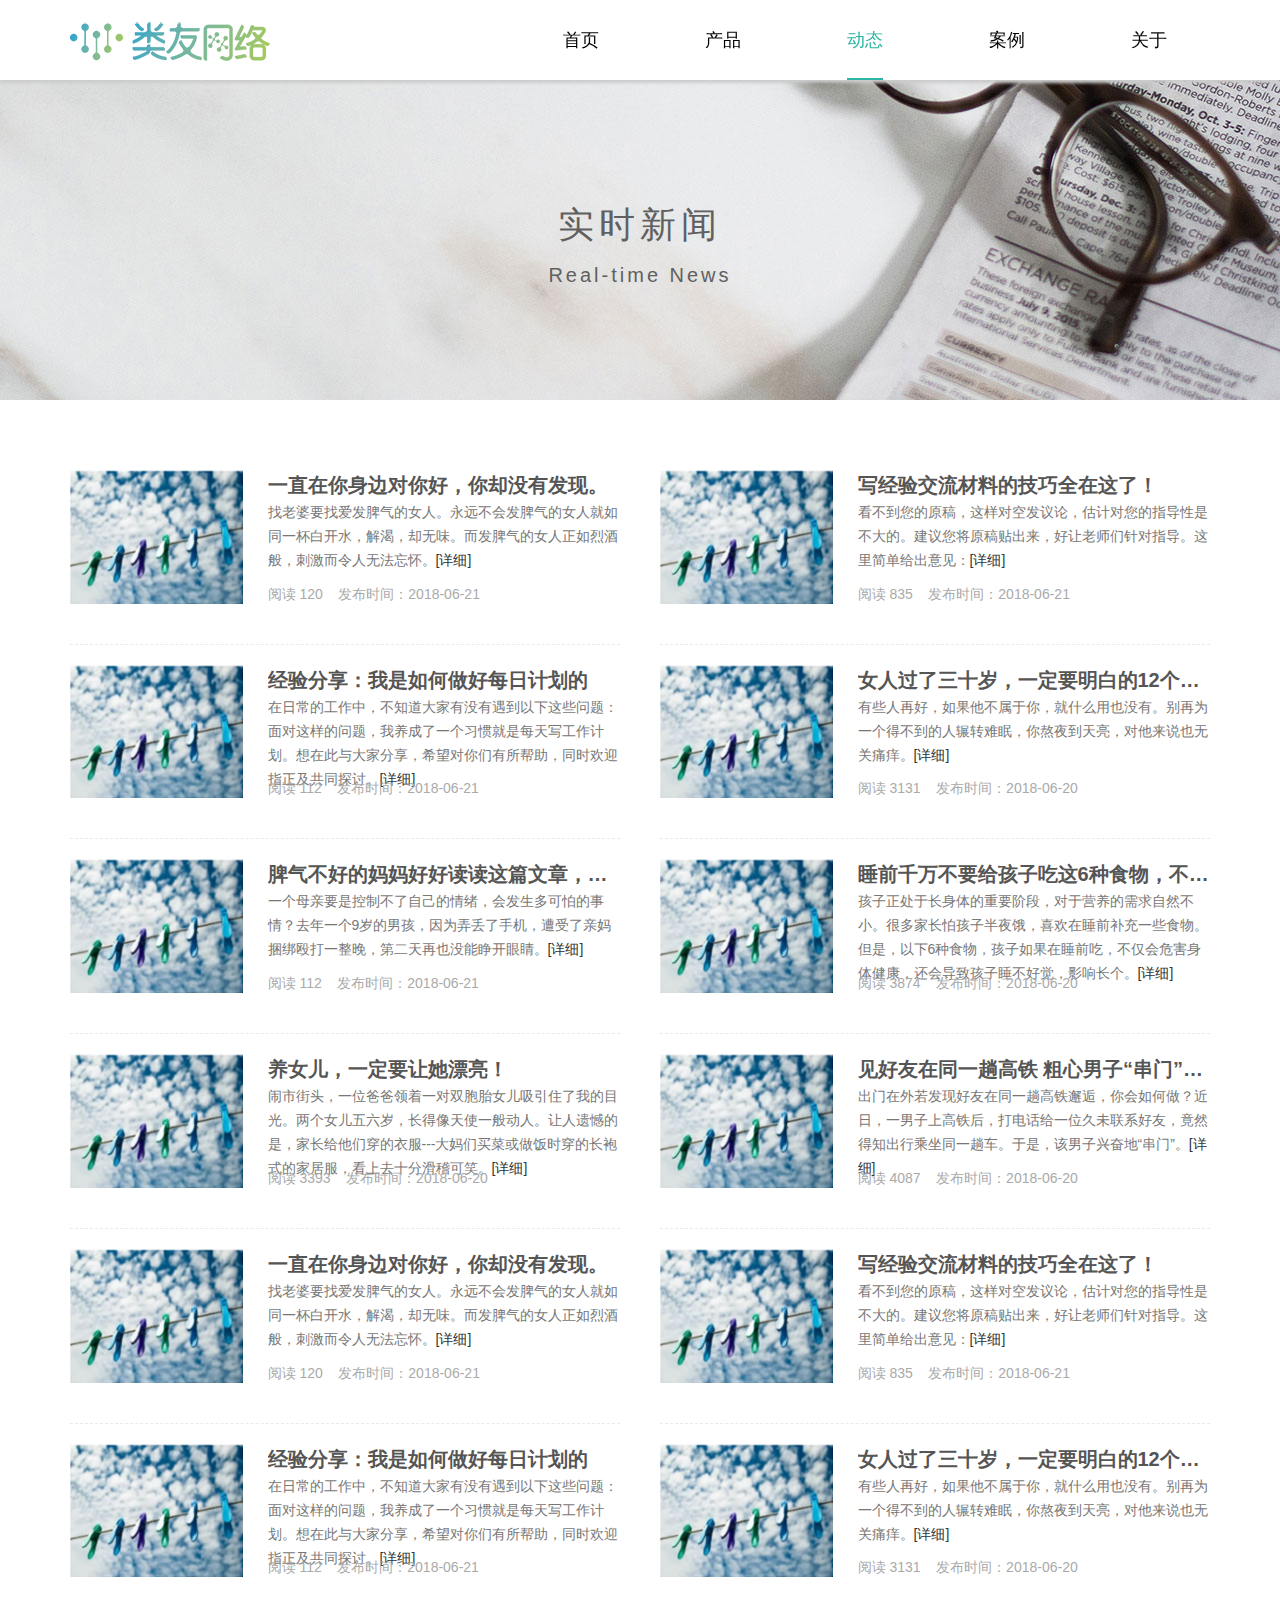
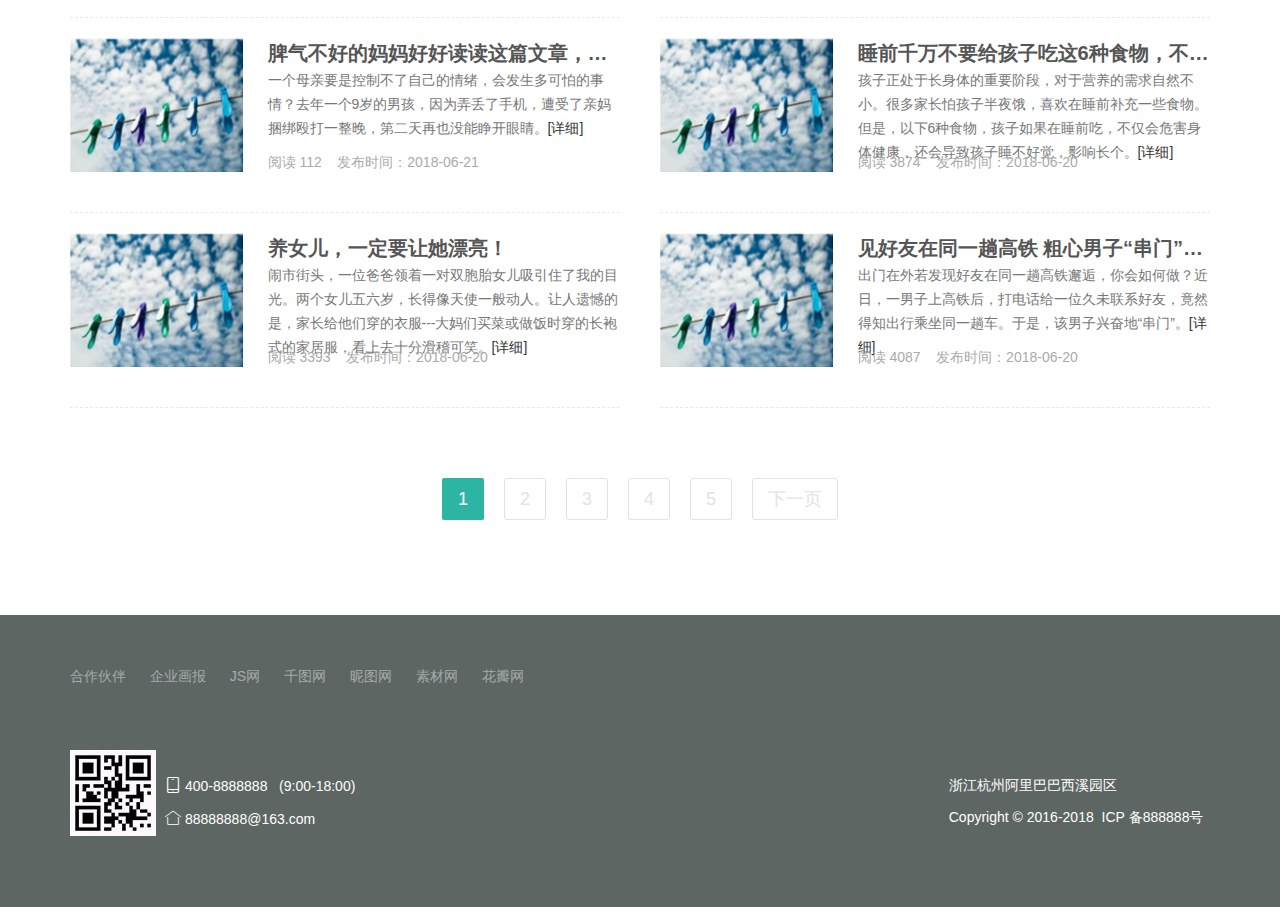
<file: html/news.html>
<!DOCTYPE html>
<html lang="en">
<head>
  <meta charset="UTF-8">
  <meta name="viewport" content="width=device-width,user-scalable=no,initial-scale=1.0,maximum-scale=1.0,minimum-scale=1.0">
  <title>类友网络-动态</title>
  <link rel="stylesheet" href="../res/layui/css/layui.css">
  <link rel="stylesheet" href="../res/static/css/index.css">
</head>
<body>
  <!-- nav部分 -->
  <div class="nav">
    <div class="layui-container">
      <!-- 公司logo -->
      <div class="nav-logo">
        <a href="index.html">
          <img src="../res/static/img/logo.png" alt="类友网络">
        </a>
      </div>
      <div class="nav-list">
        <button>
          <span></span><span></span><span></span>
        </button>
        <ul class="layui-nav" lay-filter="">
          <li class="layui-nav-item"><a href="index.html">首页</a></li>
          <li class="layui-nav-item"><a href="product.html">产品</a></li>
          <li class="layui-nav-item layui-this"><a href="news.html">动态</a></li>
          <li class="layui-nav-item"><a href="case.html">案例</a></li>
          <li class="layui-nav-item"><a href="about.html">关于</a></li>
        </ul>
      </div>
    </div>
  </div>
  <!-- banner部分 -->
  <div class="banner news">
    <div class="title">
      <p>实时新闻</p>
      <p class="en">Real-time News</p>
    </div>
  </div>
  <!-- main -->
  <div class="main-news">
    <div class="layui-container">
      <div class="layui-row layui-col-space20">
        <div class="layui-col-lg6 content">
          <div>
            <div class="news-img"><a href="newsDetail.html"><img src="../res/static/img/news_img1.jpg"></a></div><div class="news-panel">
              <strong><a href="newsDetail.html">一直在你身边对你好，你却没有发现。</a></strong>
              <p class="detail"><span>找老婆要找爱发脾气的女人。永远不会发脾气的女人就如同一杯白开水，解渴，却无味。而发脾气的女人正如烈酒般，刺激而令人无法忘怀。</span><a href="newsDetail.html">[详细]</a></p>
              <p class="read-push">阅读 <span>120</span>&nbsp;&nbsp;&nbsp;&nbsp;发布时间：<span>2018-06-21</span></p>
            </div>
          </div>
        </div>
        <div class="layui-col-lg6 content">
          <div>
            <div class="news-img"><a href="newsDetail.html"><img src="../res/static/img/news_img1.jpg"></a></div><div class="news-panel">
              <strong><a href="newsDetail.html">写经验交流材料的技巧全在这了！</a></strong>
              <p class="detail"><span>看不到您的原稿，这样对空发议论，估计对您的指导性是不大的。建议您将原稿贴出来，好让老师们针对指导。这里简单给出意见：</span><a href="newsDetail.html">[详细]</a></p>
              <p class="read-push">阅读 <span>835</span>&nbsp;&nbsp;&nbsp;&nbsp;发布时间：<span>2018-06-21</span></p>
            </div>
          </div>
        </div>
        <div class="layui-col-lg6 content">
          <div>
            <div class="news-img"><a href="newsDetail.html"><img src="../res/static/img/news_img1.jpg"></a></div><div class="news-panel">
              <strong><a href="newsDetail.html">经验分享：我是如何做好每日计划的</a></strong>
              <p class="detail"><span>在日常的工作中，不知道大家有没有遇到以下这些问题：面对这样的问题，我养成了一个习惯就是每天写工作计划。想在此与大家分享，希望对你们有所帮助，同时欢迎指正及共同探讨。</span><a href="newsDetail.html">[详细]</a></p>
              <p class="read-push">阅读 <span>112</span>&nbsp;&nbsp;&nbsp;&nbsp;发布时间：<span>2018-06-21</span></p>
            </div>
          </div>
        </div>
        <div class="layui-col-lg6 content">
          <div>
            <div class="news-img"><a href="newsDetail.html"><img src="../res/static/img/news_img1.jpg"></a></div><div class="news-panel">
              <strong><a href="newsDetail.html">女人过了三十岁，一定要明白的12个道理！</a></strong>
              <p class="detail"><span>有些人再好，如果他不属于你，就什么用也没有。别再为一个得不到的人辗转难眠，你熬夜到天亮，对他来说也无关痛痒。</span><a href="newsDetail.html">[详细]</a></p>
              <p class="read-push">阅读 <span>3131</span>&nbsp;&nbsp;&nbsp;&nbsp;发布时间：<span>2018-06-20</span></p>
            </div>
          </div>
        </div>
        <div class="layui-col-lg6 content">
          <div>
            <div class="news-img"><a href="newsDetail.html"><img src="../res/static/img/news_img1.jpg"></a></div><div class="news-panel">
              <strong><a href="newsDetail.html">脾气不好的妈妈好好读读这篇文章，真的是细思极恐</a></strong>
              <p class="detail"><span>一个母亲要是控制不了自己的情绪，会发生多可怕的事情？去年一个9岁的男孩，因为弄丢了手机，遭受了亲妈捆绑殴打一整晚，第二天再也没能睁开眼睛。</span><a href="newsDetail.html">[详细]</a></p>
              <p class="read-push">阅读 <span>112</span>&nbsp;&nbsp;&nbsp;&nbsp;发布时间：<span>2018-06-21</span></p>
            </div>
          </div>
        </div>
        <div class="layui-col-lg6 content">
          <div>
            <div class="news-img"><a href="newsDetail.html"><img src="../res/static/img/news_img1.jpg"></a></div><div class="news-panel">
              <strong><a href="newsDetail.html">睡前千万不要给孩子吃这6种食物，不仅会影响睡眠。</a></strong>
              <p class="detail"><span>孩子正处于长身体的重要阶段，对于营养的需求自然不小。很多家长怕孩子半夜饿，喜欢在睡前补充一些食物。但是，以下6种食物，孩子如果在睡前吃，不仅会危害身体健康，还会导致孩子睡不好觉，影响长个。</span><a href="newsDetail.html">[详细]</a></p>
              <p class="read-push">阅读 <span>3874</span>&nbsp;&nbsp;&nbsp;&nbsp;发布时间：<span>2018-06-20</span></p>
            </div>
          </div>
        </div>
        <div class="layui-col-lg6 content">
          <div>
            <div class="news-img"><a href="newsDetail.html"><img src="../res/static/img/news_img1.jpg"></a></div><div class="news-panel">
              <strong><a href="newsDetail.html">养女儿，一定要让她漂亮！</a></strong>
              <p class="detail"><span>闹市街头，一位爸爸领着一对双胞胎女儿吸引住了我的目光。两个女儿五六岁，长得像天使一般动人。让人遗憾的是，家长给他们穿的衣服---大妈们买菜或做饭时穿的长袍式的家居服，看上去十分滑稽可笑。</span><a href="newsDetail.html">[详细]</a></p>
              <p class="read-push">阅读 <span>3393</span>&nbsp;&nbsp;&nbsp;&nbsp;发布时间：<span>2018-06-20</span></p>
            </div>
          </div>
        </div>
        <div class="layui-col-lg6 content">
          <div>
            <div class="news-img"><a href="newsDetail.html"><img src="../res/static/img/news_img1.jpg"></a></div><div class="news-panel">
              <strong><a href="newsDetail.html">见好友在同一趟高铁 粗心男子“串门”聊天</a></strong>
              <p class="detail"><span>出门在外若发现好友在同一趟高铁邂逅，你会如何做？近日，一男子上高铁后，打电话给一位久未联系好友，竟然得知出行乘坐同一趟车。于是，该男子兴奋地“串门”。</span><a href="newsDetail.html">[详细]</a></p>
              <p class="read-push">阅读 <span>4087</span>&nbsp;&nbsp;&nbsp;&nbsp;发布时间：<span>2018-06-20</span></p>
            </div>
          </div>
        </div>
        <div class="layui-col-lg6 content">
          <div>
            <div class="news-img"><a href="newsDetail.html"><img src="../res/static/img/news_img1.jpg"></a></div><div class="news-panel">
              <strong><a href="newsDetail.html">一直在你身边对你好，你却没有发现。</a></strong>
              <p class="detail"><span>找老婆要找爱发脾气的女人。永远不会发脾气的女人就如同一杯白开水，解渴，却无味。而发脾气的女人正如烈酒般，刺激而令人无法忘怀。</span><a href="newsDetail.html">[详细]</a></p>
              <p class="read-push">阅读 <span>120</span>&nbsp;&nbsp;&nbsp;&nbsp;发布时间：<span>2018-06-21</span></p>
            </div>
          </div>
        </div>
        <div class="layui-col-lg6 content">
          <div>
            <div class="news-img"><a href="newsDetail.html"><img src="../res/static/img/news_img1.jpg"></a></div><div class="news-panel">
              <strong><a href="newsDetail.html">写经验交流材料的技巧全在这了！</a></strong>
              <p class="detail"><span>看不到您的原稿，这样对空发议论，估计对您的指导性是不大的。建议您将原稿贴出来，好让老师们针对指导。这里简单给出意见：</span><a href="newsDetail.html">[详细]</a></p>
              <p class="read-push">阅读 <span>835</span>&nbsp;&nbsp;&nbsp;&nbsp;发布时间：<span>2018-06-21</span></p>
            </div>
          </div>
        </div>
        <div class="layui-col-lg6 content">
          <div>
            <div class="news-img"><a href="newsDetail.html"><img src="../res/static/img/news_img1.jpg"></a></div><div class="news-panel">
              <strong><a href="newsDetail.html">经验分享：我是如何做好每日计划的</a></strong>
              <p class="detail"><span>在日常的工作中，不知道大家有没有遇到以下这些问题：面对这样的问题，我养成了一个习惯就是每天写工作计划。想在此与大家分享，希望对你们有所帮助，同时欢迎指正及共同探讨。</span><a href="newsDetail.html">[详细]</a></p>
              <p class="read-push">阅读 <span>112</span>&nbsp;&nbsp;&nbsp;&nbsp;发布时间：<span>2018-06-21</span></p>
            </div>
          </div>
        </div>
        <div class="layui-col-lg6 content">
          <div>
            <div class="news-img"><a href="newsDetail.html"><img src="../res/static/img/news_img1.jpg"></a></div><div class="news-panel">
              <strong><a href="newsDetail.html">女人过了三十岁，一定要明白的12个道理！</a></strong>
              <p class="detail"><span>有些人再好，如果他不属于你，就什么用也没有。别再为一个得不到的人辗转难眠，你熬夜到天亮，对他来说也无关痛痒。</span><a href="newsDetail.html">[详细]</a></p>
              <p class="read-push">阅读 <span>3131</span>&nbsp;&nbsp;&nbsp;&nbsp;发布时间：<span>2018-06-20</span></p>
            </div>
          </div>
        </div>
        <div class="layui-col-lg6 content">
          <div>
            <div class="news-img"><a href="newsDetail.html"><img src="../res/static/img/news_img1.jpg"></a></div><div class="news-panel">
              <strong><a href="newsDetail.html">脾气不好的妈妈好好读读这篇文章，真的是细思极恐</a></strong>
              <p class="detail"><span>一个母亲要是控制不了自己的情绪，会发生多可怕的事情？去年一个9岁的男孩，因为弄丢了手机，遭受了亲妈捆绑殴打一整晚，第二天再也没能睁开眼睛。</span><a href="newsDetail.html">[详细]</a></p>
              <p class="read-push">阅读 <span>112</span>&nbsp;&nbsp;&nbsp;&nbsp;发布时间：<span>2018-06-21</span></p>
            </div>
          </div>
        </div>
        <div class="layui-col-lg6 content">
          <div>
            <div class="news-img"><a href="newsDetail.html"><img src="../res/static/img/news_img1.jpg"></a></div><div class="news-panel">
              <strong><a href="newsDetail.html">睡前千万不要给孩子吃这6种食物，不仅会影响睡眠。</a></strong>
              <p class="detail"><span>孩子正处于长身体的重要阶段，对于营养的需求自然不小。很多家长怕孩子半夜饿，喜欢在睡前补充一些食物。但是，以下6种食物，孩子如果在睡前吃，不仅会危害身体健康，还会导致孩子睡不好觉，影响长个。</span><a href="newsDetail.html">[详细]</a></p>
              <p class="read-push">阅读 <span>3874</span>&nbsp;&nbsp;&nbsp;&nbsp;发布时间：<span>2018-06-20</span></p>
            </div>
          </div>
        </div>
        <div class="layui-col-lg6 content">
          <div>
            <div class="news-img"><a href="newsDetail.html"><img src="../res/static/img/news_img1.jpg"></a></div><div class="news-panel">
              <strong><a href="newsDetail.html">养女儿，一定要让她漂亮！</a></strong>
              <p class="detail"><span>闹市街头，一位爸爸领着一对双胞胎女儿吸引住了我的目光。两个女儿五六岁，长得像天使一般动人。让人遗憾的是，家长给他们穿的衣服---大妈们买菜或做饭时穿的长袍式的家居服，看上去十分滑稽可笑。</span><a href="newsDetail.html">[详细]</a></p>
              <p class="read-push">阅读 <span>3393</span>&nbsp;&nbsp;&nbsp;&nbsp;发布时间：<span>2018-06-20</span></p>
            </div>
          </div>
        </div>
        <div class="layui-col-lg6 content">
          <div>
            <div class="news-img"><a href="newsDetail.html"><img src="../res/static/img/news_img1.jpg"></a></div><div class="news-panel">
              <strong><a href="newsDetail.html">见好友在同一趟高铁 粗心男子“串门”聊天</a></strong>
              <p class="detail"><span>出门在外若发现好友在同一趟高铁邂逅，你会如何做？近日，一男子上高铁后，打电话给一位久未联系好友，竟然得知出行乘坐同一趟车。于是，该男子兴奋地“串门”。</span><a href="newsDetail.html">[详细]</a></p>
              <p class="read-push">阅读 <span>4087</span>&nbsp;&nbsp;&nbsp;&nbsp;发布时间：<span>2018-06-20</span></p>
            </div>
          </div>
        </div>
      </div>
      <div id="newsPage"></div>
    </div>
  </div>
  <!-- footer部分 -->
  <div class="footer">
    <div class="layui-container">
      <p class="footer-web">
        <a href="javascript:;">合作伙伴</a>
        <a href="javascript:;">企业画报</a>
        <a href="javascript:;">JS网</a>
        <a href="javascript:;">千图网</a>
        <a href="javascript:;">昵图网</a>
        <a href="javascript:;">素材网</a>
        <a href="javascript:;">花瓣网</a>
      </p>
      <div class="layui-row footer-contact">
        <div class="layui-col-sm2 layui-col-lg1"><img src="../res/static/img/erweima.jpg"></div>
        <div class="layui-col-sm10 layui-col-lg11">
          <div class="layui-row">
            <div class="layui-col-sm6 layui-col-md8 layui-col-lg9">
              <p class="contact-top"><i class="layui-icon layui-icon-cellphone"></i>&nbsp;400-8888888&nbsp;&nbsp;&nbsp;(9:00-18:00)</p>
              <p class="contact-bottom"><i class="layui-icon layui-icon-home"></i>&nbsp;88888888@163.com</span></p>
            </div>
            <div class="layui-col-sm6 layui-col-md4 layui-col-lg3">
              <p class="contact-top"><span class="right">浙江杭州阿里巴巴西溪园区</span></p>
              <p class="contact-bottom"><span class="right">Copyright&nbsp;©&nbsp;2016-2018&nbsp;&nbsp;ICP&nbsp;备888888号</span></p>
            </div>
          </div>
        </div>
      </div>
    </div>
  </div>
<script src="../res/layui/layui.js"></script>
<!--[if lt IE 9]>
  <script src="https://cdn.staticfile.org/html5shiv/r29/html5.min.js"></script>
  <script src="https://cdn.staticfile.org/respond.js/1.4.2/respond.min.js"></script>
<![endif]-->
<script>
  layui.config({
    base: '../res/static/js/' 
  }).use('firm'); 
</script>

</body>
</html>
</file>
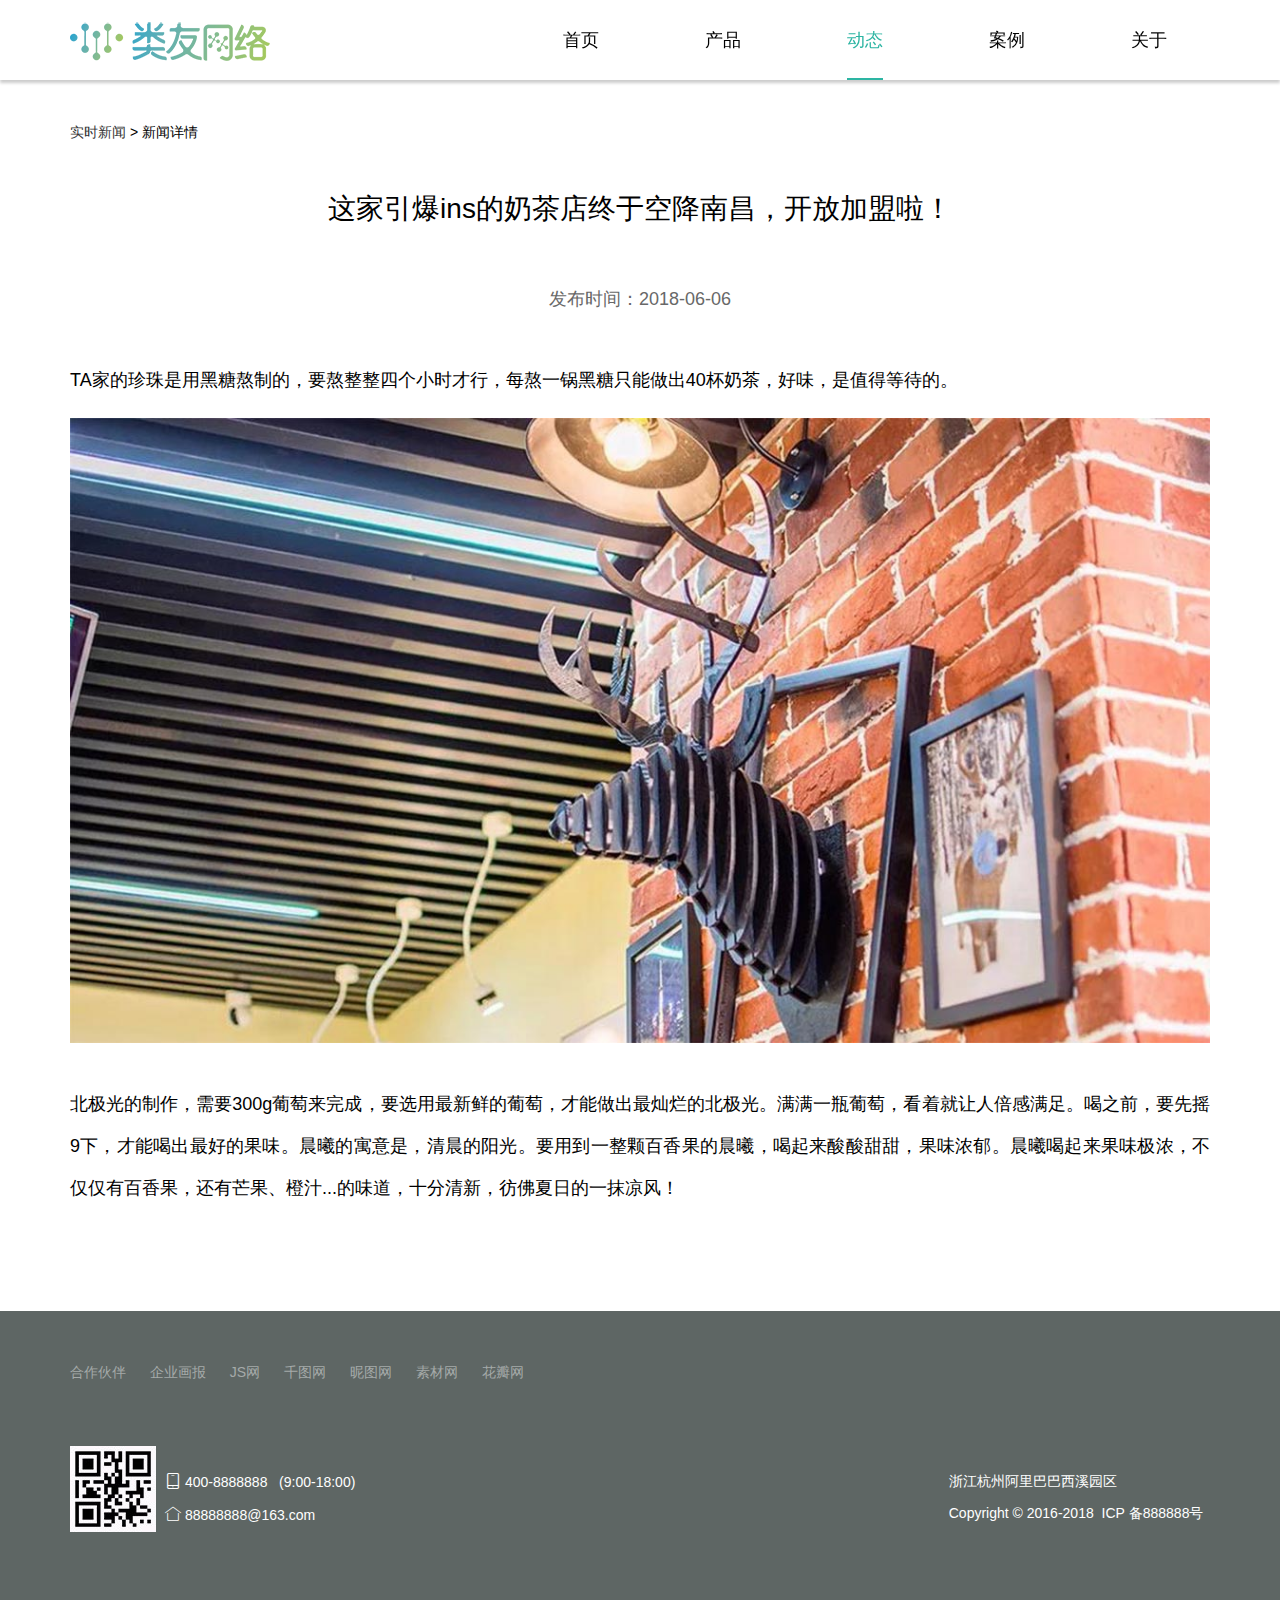
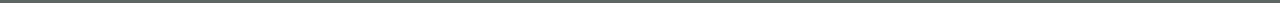
<file: html/newsDetail.html>
<!DOCTYPE html>
<html lang="en">
<head>
  <meta charset="UTF-8">
  <meta name="viewport" content="width=device-width,user-scalable=no,initial-scale=1.0,maximum-scale=1.0,minimum-scale=1.0">
  <title>类友网络-动态详情页</title>
  <link rel="stylesheet" href="../res/layui/css/layui.css">
  <link rel="stylesheet" href="../res/static/css/index.css">
</head>
<body>
  <!-- nav部分 -->
  <div class="nav">
    <div class="layui-container">
      <!-- 公司logo -->
      <div class="nav-logo">
        <a href="index.html">
          <img src="../res/static/img/logo.png" alt="类友网络">
        </a>
      </div>
      <div class="nav-list">
        <button>
          <span></span><span></span><span></span>
        </button>
        <ul class="layui-nav" lay-filter="">
          <li class="layui-nav-item"><a href="index.html">首页</a></li>
          <li class="layui-nav-item"><a href="product.html">产品</a></li>
          <li class="layui-nav-item layui-this"><a href="news.html">动态</a></li>
          <li class="layui-nav-item"><a href="case.html">案例</a></li>
          <li class="layui-nav-item"><a href="about.html">关于</a></li>
        </ul>
      </div>
    </div>
  </div>
  <!-- main部分 -->
  <div class="main-newsdate">
    <div class="layui-container">
      <p class="news"><a href="news.html">实时新闻</a> > 新闻详情</p>
      <h1>这家引爆ins的奶茶店终于空降南昌，开放加盟啦！</h1>
      <p class="pushtime">发布时间：<span>2018-06-06</span></p>
      <p class="introTop">TA家的珍珠是用黑糖熬制的，要熬整整四个小时才行，每熬一锅黑糖只能做出40杯奶茶，好味，是值得等待的。</p>
      <div><img src="../res/static/img/news_big.jpg" alt="新闻详情图"></div>
      <p class="introBott">北极光的制作，需要300g葡萄来完成，要选用最新鲜的葡萄，才能做出最灿烂的北极光。满满一瓶葡萄，看着就让人倍感满足。喝之前，要先摇9下，才能喝出最好的果味。晨曦的寓意是，清晨的阳光。要用到一整颗百香果的晨曦，喝起来酸酸甜甜，果味浓郁。晨曦喝起来果味极浓，不仅仅有百香果，还有芒果、橙汁...的味道，十分清新，彷佛夏日的一抹凉风！</p>
    </div> 
  </div>
  <!-- footer部分 -->
  <div class="footer">
    <div class="layui-container">
      <p class="footer-web">
        <a href="javascript:;">合作伙伴</a>
        <a href="javascript:;">企业画报</a>
        <a href="javascript:;">JS网</a>
        <a href="javascript:;">千图网</a>
        <a href="javascript:;">昵图网</a>
        <a href="javascript:;">素材网</a>
        <a href="javascript:;">花瓣网</a>
      </p>
      <div class="layui-row footer-contact">
        <div class="layui-col-sm2 layui-col-lg1"><img src="../res/static/img/erweima.jpg"></div>
        <div class="layui-col-sm10 layui-col-lg11">
          <div class="layui-row">
            <div class="layui-col-sm6 layui-col-md8 layui-col-lg9">
              <p class="contact-top"><i class="layui-icon layui-icon-cellphone"></i>&nbsp;400-8888888&nbsp;&nbsp;&nbsp;(9:00-18:00)</p>
              <p class="contact-bottom"><i class="layui-icon layui-icon-home"></i>&nbsp;88888888@163.com</span></p>
            </div>
            <div class="layui-col-sm6 layui-col-md4 layui-col-lg3">
              <p class="contact-top"><span class="right">浙江杭州阿里巴巴西溪园区</span></p>
              <p class="contact-bottom"><span class="right">Copyright&nbsp;©&nbsp;2016-2018&nbsp;&nbsp;ICP&nbsp;备888888号</span></p>
            </div>
          </div>
        </div>
      </div>
    </div>
  </div>
<script src="../res/layui/layui.js"></script>
<!--[if lt IE 9]>
  <script src="https://cdn.staticfile.org/html5shiv/r29/html5.min.js"></script>
  <script src="https://cdn.staticfile.org/respond.js/1.4.2/respond.min.js"></script>
<![endif]-->
<script>
  layui.config({
    base: '../res/static/js/' 
  }).use('firm'); 
</script>

</body>
</html>
</file>
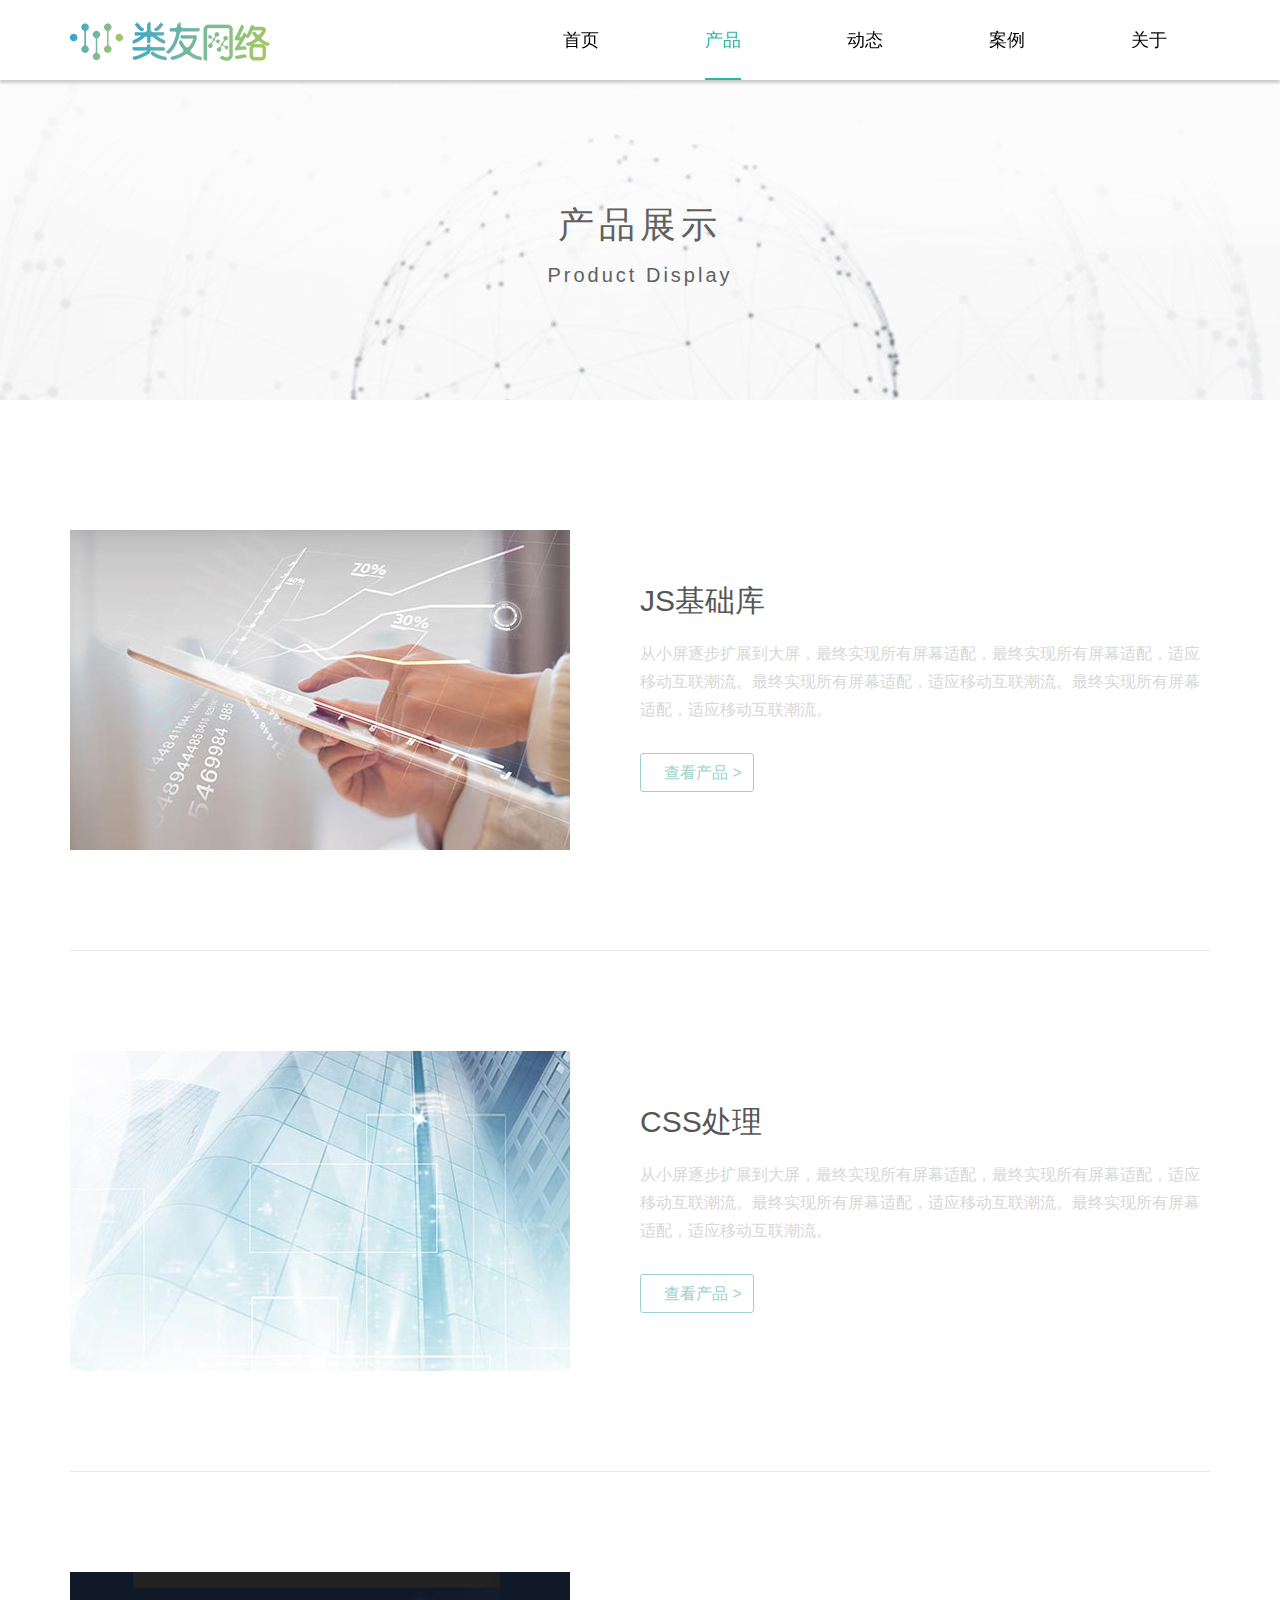
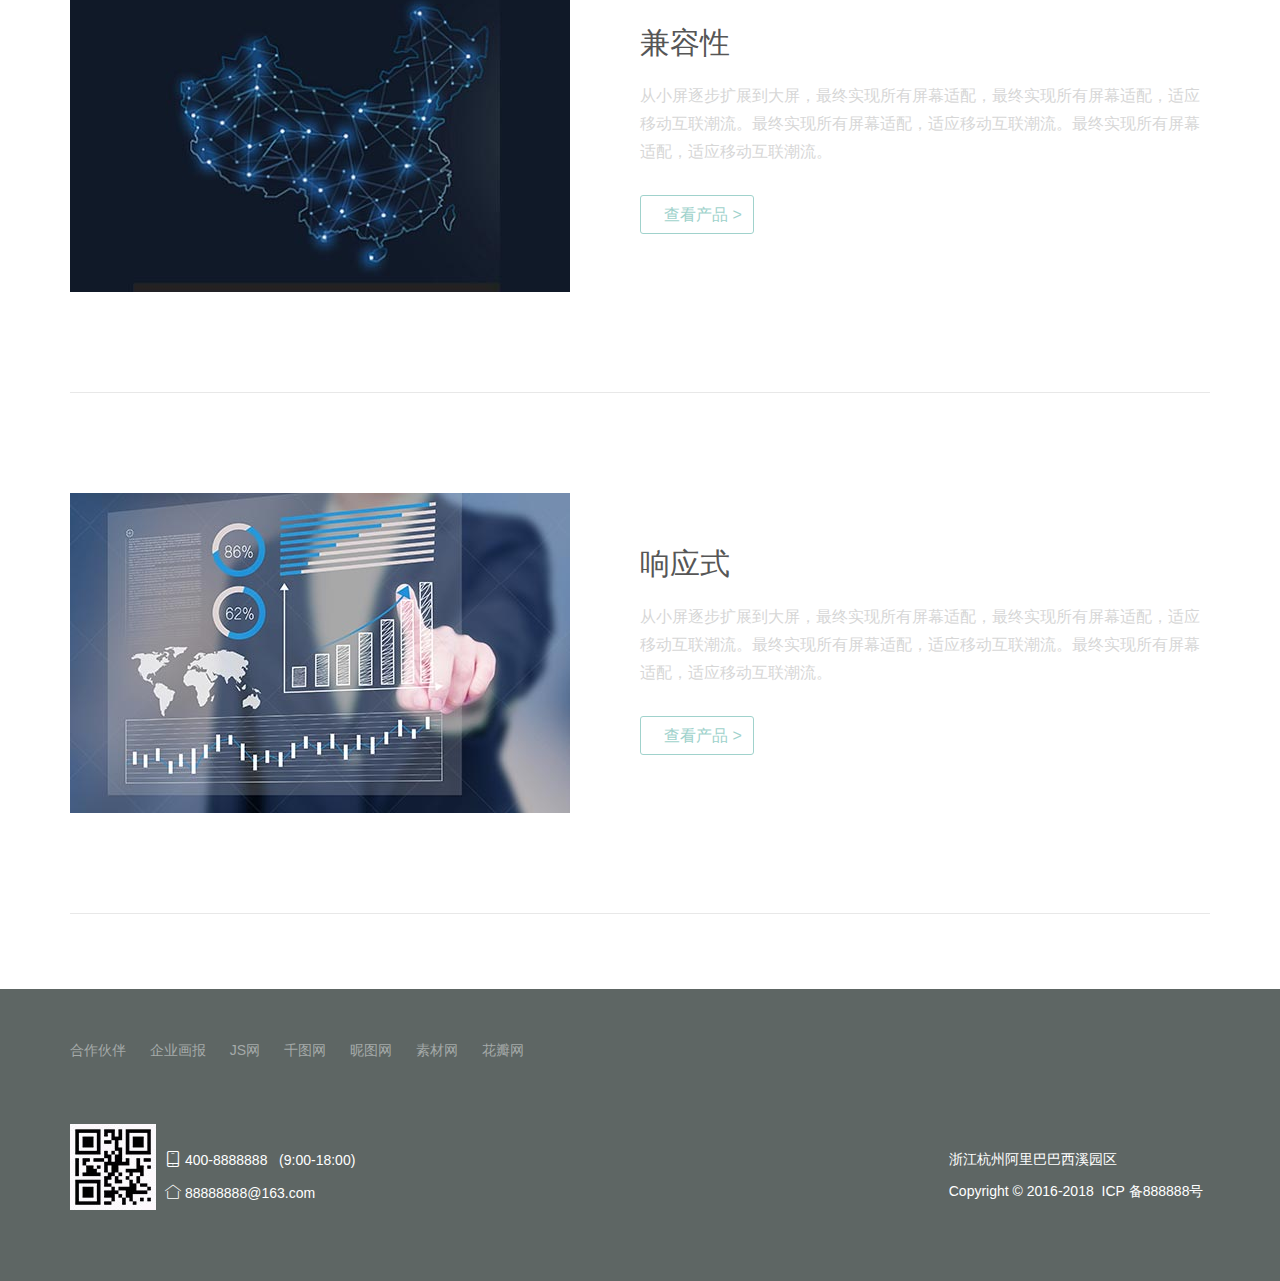
<file: html/product.html>
<!DOCTYPE html>
<html lang="en">
<head>
  <meta charset="UTF-8">
  <meta name="viewport" content="width=device-width,user-scalable=no,initial-scale=1.0,maximum-scale=1.0,minimum-scale=1.0">
  <title>类友网络-产品</title>
  <link rel="stylesheet" href="../res/layui/css/layui.css">
  <link rel="stylesheet" href="../res/static/css/index.css">
</head>
<body>
  <!-- nav部分 -->
  <div class="nav">
    <div class="layui-container">
      <!-- 公司logo -->
      <div class="nav-logo">
        <a href="index.html">
          <img src="../res/static/img/logo.png" alt="类友网络">
        </a>
      </div>
      <div class="nav-list">
        <button>
          <span></span><span></span><span></span>
        </button>
        <ul class="layui-nav" lay-filter="">
          <li class="layui-nav-item"><a href="index.html">首页</a></li>
          <li class="layui-nav-item layui-this"><a href="product.html">产品</a></li>
          <li class="layui-nav-item"><a href="news.html">动态</a></li>
          <li class="layui-nav-item"><a href="case.html">案例</a></li>
          <li class="layui-nav-item"><a href="about.html">关于</a></li>
        </ul>
      </div>
    </div>
  </div>
  <!-- banner部分 -->
  <div class="banner product">
    <div class="title">
      <p>产品展示</p>
      <p class="en">Product Display</p>
    </div>
  </div>
  <!-- main部分 -->
  <div class="main product">
    <div class="layui-container">
      <div class="content layui-row">
        <div class="layui-col-xs12 layui-col-sm6 layui-col-md7 layui-col-lg6 content-img"><img src="../res/static/img/Product_img1.jpg"></div>
        <div class="layui-col-xs12 layui-col-sm6 layui-col-md5 layui-col-lg6 right">
          <p class="label">JS基础库</p>
          <p class="detail">从小屏逐步扩展到大屏，最终实现所有屏幕适配，最终实现所有屏幕适配，适应移动互联潮流。最终实现所有屏幕适配，适应移动互联潮流。最终实现所有屏幕适配，适应移动互联潮流。</p>
          <div><a href="javascript:;">查看产品 ></a></div>
        </div>
      </div>
      <div class="content layui-row">
        <div class="layui-col-xs12 layui-col-sm6 layui-col-md7 layui-col-lg6 content-img"><img src="../res/static/img/Product_img2.jpg"></div>
        <div class="layui-col-xs12 layui-col-sm6 layui-col-md5 layui-col-lg6 right">
          <p class="label">CSS处理</p>
          <p class="detail">从小屏逐步扩展到大屏，最终实现所有屏幕适配，最终实现所有屏幕适配，适应移动互联潮流。最终实现所有屏幕适配，适应移动互联潮流。最终实现所有屏幕适配，适应移动互联潮流。</p>
          <div><a href="javascript:;">查看产品 ></a></div>
        </div>
      </div>
      <div class="content layui-row">
        <div class="layui-col-xs12 layui-col-sm6 layui-col-md7 layui-col-lg6 content-img"><img src="../res/static/img/Product_img3.jpg"></div>
        <div class="layui-col-xs12 layui-col-sm6 layui-col-md5 layui-col-lg6 right">
          <p class="label">兼容性</p>
          <p class="detail">从小屏逐步扩展到大屏，最终实现所有屏幕适配，最终实现所有屏幕适配，适应移动互联潮流。最终实现所有屏幕适配，适应移动互联潮流。最终实现所有屏幕适配，适应移动互联潮流。</p>
          <div><a href="javascript:;">查看产品 ></a></div>
        </div>
      </div>
      <div class="content layui-row">
        <div class="layui-col-xs12 layui-col-sm6 layui-col-md7 layui-col-lg6 content-img"><img src="../res/static/img/Product_img4.jpg"></div>
        <div class="layui-col-xs12 layui-col-sm6 layui-col-md5 layui-col-lg6 right">
          <p class="label">响应式</p>
          <p class="detail">从小屏逐步扩展到大屏，最终实现所有屏幕适配，最终实现所有屏幕适配，适应移动互联潮流。最终实现所有屏幕适配，适应移动互联潮流。最终实现所有屏幕适配，适应移动互联潮流。</p>
          <div><a href="javascript:;">查看产品 ></a></div>
        </div>
      </div>      
    </div>
  </div>
  <!-- footer部分 -->
  <div class="footer">
    <div class="layui-container">
      <p class="footer-web">
        <a href="javascript:;">合作伙伴</a>
        <a href="javascript:;">企业画报</a>
        <a href="javascript:;">JS网</a>
        <a href="javascript:;">千图网</a>
        <a href="javascript:;">昵图网</a>
        <a href="javascript:;">素材网</a>
        <a href="javascript:;">花瓣网</a>
      </p>
      <div class="layui-row footer-contact">
        <div class="layui-col-sm2 layui-col-lg1"><img src="../res/static/img/erweima.jpg"></div>
        <div class="layui-col-sm10 layui-col-lg11">
          <div class="layui-row">
            <div class="layui-col-sm6 layui-col-md8 layui-col-lg9">
              <p class="contact-top"><i class="layui-icon layui-icon-cellphone"></i>&nbsp;400-8888888&nbsp;&nbsp;&nbsp;(9:00-18:00)</p>
              <p class="contact-bottom"><i class="layui-icon layui-icon-home"></i>&nbsp;88888888@163.com</span></p>
            </div>
            <div class="layui-col-sm6 layui-col-md4 layui-col-lg3">
              <p class="contact-top"><span class="right">浙江杭州阿里巴巴西溪园区</span></p>
              <p class="contact-bottom"><span class="right">Copyright&nbsp;©&nbsp;2016-2018&nbsp;&nbsp;ICP&nbsp;备888888号</span></p>
            </div>
          </div>
        </div>
      </div>
    </div>
  </div>
<script src="../res/layui/layui.js"></script>
<!--[if lt IE 9]>
  <script src="https://cdn.staticfile.org/html5shiv/r29/html5.min.js"></script>
  <script src="https://cdn.staticfile.org/respond.js/1.4.2/respond.min.js"></script>
<![endif]-->
<script>
  layui.config({
    base: '../res/static/js/' 
  }).use('firm'); 
</script>

</body>
</html>
</file>
<file: res/layui/css/layui.css>
/** layui-v2.4.5 MIT License By https://www.layui.com */
 .layui-inline,img{display:inline-block;vertical-align:middle}h1,h2,h3,h4,h5,h6{font-weight:400}.layui-edge,.layui-header,.layui-inline,.layui-main{position:relative}.layui-elip,.layui-form-checkbox span,.layui-form-pane .layui-form-label{text-overflow:ellipsis;white-space:nowrap}.layui-btn,.layui-edge,.layui-inline,img{vertical-align:middle}.layui-btn,.layui-disabled,.layui-icon,.layui-unselect{-webkit-user-select:none;-ms-user-select:none;-moz-user-select:none}blockquote,body,button,dd,div,dl,dt,form,h1,h2,h3,h4,h5,h6,input,li,ol,p,pre,td,textarea,th,ul{margin:0;padding:0;-webkit-tap-highlight-color:rgba(0,0,0,0)}a:active,a:hover{outline:0}img{border:none}li{list-style:none}table{border-collapse:collapse;border-spacing:0}h4,h5,h6{font-size:100%}button,input,optgroup,option,select,textarea{font-family:inherit;font-size:inherit;font-style:inherit;font-weight:inherit;outline:0}pre{white-space:pre-wrap;white-space:-moz-pre-wrap;white-space:-pre-wrap;white-space:-o-pre-wrap;word-wrap:break-word}body{line-height:24px;font:14px Helvetica Neue,Helvetica,PingFang SC,Tahoma,Arial,sans-serif}hr{height:1px;margin:10px 0;border:0;clear:both}a{color:#333;text-decoration:none}a:hover{color:#777}a cite{font-style:normal;*cursor:pointer}.layui-border-box,.layui-border-box *{box-sizing:border-box}.layui-box,.layui-box *{box-sizing:content-box}.layui-clear{clear:both;*zoom:1}.layui-clear:after{content:'\20';clear:both;*zoom:1;display:block;height:0}.layui-inline{*display:inline;*zoom:1}.layui-edge{display:inline-block;width:0;height:0;border-width:6px;border-style:dashed;border-color:transparent;overflow:hidden}.layui-edge-top{top:-4px;border-bottom-color:#999;border-bottom-style:solid}.layui-edge-right{border-left-color:#999;border-left-style:solid}.layui-edge-bottom{top:2px;border-top-color:#999;border-top-style:solid}.layui-edge-left{border-right-color:#999;border-right-style:solid}.layui-elip{overflow:hidden}.layui-disabled,.layui-disabled:hover{color:#d2d2d2!important;cursor:not-allowed!important}.layui-circle{border-radius:100%}.layui-show{display:block!important}.layui-hide{display:none!important}@font-face{font-family:layui-icon;src:url(../font/iconfont.eot?v=240);src:url(../font/iconfont.eot?v=240#iefix) format('embedded-opentype'),url(../font/iconfont.svg?v=240#iconfont) format('svg'),url(../font/iconfont.woff?v=240) format('woff'),url(../font/iconfont.ttf?v=240) format('truetype')}.layui-icon{font-family:layui-icon!important;font-size:16px;font-style:normal;-webkit-font-smoothing:antialiased;-moz-osx-font-smoothing:grayscale}.layui-icon-reply-fill:before{content:"\e611"}.layui-icon-set-fill:before{content:"\e614"}.layui-icon-menu-fill:before{content:"\e60f"}.layui-icon-search:before{content:"\e615"}.layui-icon-share:before{content:"\e641"}.layui-icon-set-sm:before{content:"\e620"}.layui-icon-engine:before{content:"\e628"}.layui-icon-close:before{content:"\1006"}.layui-icon-close-fill:before{content:"\1007"}.layui-icon-chart-screen:before{content:"\e629"}.layui-icon-star:before{content:"\e600"}.layui-icon-circle-dot:before{content:"\e617"}.layui-icon-chat:before{content:"\e606"}.layui-icon-release:before{content:"\e609"}.layui-icon-list:before{content:"\e60a"}.layui-icon-chart:before{content:"\e62c"}.layui-icon-ok-circle:before{content:"\1005"}.layui-icon-layim-theme:before{content:"\e61b"}.layui-icon-table:before{content:"\e62d"}.layui-icon-right:before{content:"\e602"}.layui-icon-left:before{content:"\e603"}.layui-icon-cart-simple:before{content:"\e698"}.layui-icon-face-cry:before{content:"\e69c"}.layui-icon-face-smile:before{content:"\e6af"}.layui-icon-survey:before{content:"\e6b2"}.layui-icon-tree:before{content:"\e62e"}.layui-icon-upload-circle:before{content:"\e62f"}.layui-icon-add-circle:before{content:"\e61f"}.layui-icon-download-circle:before{content:"\e601"}.layui-icon-templeate-1:before{content:"\e630"}.layui-icon-util:before{content:"\e631"}.layui-icon-face-surprised:before{content:"\e664"}.layui-icon-edit:before{content:"\e642"}.layui-icon-speaker:before{content:"\e645"}.layui-icon-down:before{content:"\e61a"}.layui-icon-file:before{content:"\e621"}.layui-icon-layouts:before{content:"\e632"}.layui-icon-rate-half:before{content:"\e6c9"}.layui-icon-add-circle-fine:before{content:"\e608"}.layui-icon-prev-circle:before{content:"\e633"}.layui-icon-read:before{content:"\e705"}.layui-icon-404:before{content:"\e61c"}.layui-icon-carousel:before{content:"\e634"}.layui-icon-help:before{content:"\e607"}.layui-icon-code-circle:before{content:"\e635"}.layui-icon-water:before{content:"\e636"}.layui-icon-username:before{content:"\e66f"}.layui-icon-find-fill:before{content:"\e670"}.layui-icon-about:before{content:"\e60b"}.layui-icon-location:before{content:"\e715"}.layui-icon-up:before{content:"\e619"}.layui-icon-pause:before{content:"\e651"}.layui-icon-date:before{content:"\e637"}.layui-icon-layim-uploadfile:before{content:"\e61d"}.layui-icon-delete:before{content:"\e640"}.layui-icon-play:before{content:"\e652"}.layui-icon-top:before{content:"\e604"}.layui-icon-friends:before{content:"\e612"}.layui-icon-refresh-3:before{content:"\e9aa"}.layui-icon-ok:before{content:"\e605"}.layui-icon-layer:before{content:"\e638"}.layui-icon-face-smile-fine:before{content:"\e60c"}.layui-icon-dollar:before{content:"\e659"}.layui-icon-group:before{content:"\e613"}.layui-icon-layim-download:before{content:"\e61e"}.layui-icon-picture-fine:before{content:"\e60d"}.layui-icon-link:before{content:"\e64c"}.layui-icon-diamond:before{content:"\e735"}.layui-icon-log:before{content:"\e60e"}.layui-icon-rate-solid:before{content:"\e67a"}.layui-icon-fonts-del:before{content:"\e64f"}.layui-icon-unlink:before{content:"\e64d"}.layui-icon-fonts-clear:before{content:"\e639"}.layui-icon-triangle-r:before{content:"\e623"}.layui-icon-circle:before{content:"\e63f"}.layui-icon-radio:before{content:"\e643"}.layui-icon-align-center:before{content:"\e647"}.layui-icon-align-right:before{content:"\e648"}.layui-icon-align-left:before{content:"\e649"}.layui-icon-loading-1:before{content:"\e63e"}.layui-icon-return:before{content:"\e65c"}.layui-icon-fonts-strong:before{content:"\e62b"}.layui-icon-upload:before{content:"\e67c"}.layui-icon-dialogue:before{content:"\e63a"}.layui-icon-video:before{content:"\e6ed"}.layui-icon-headset:before{content:"\e6fc"}.layui-icon-cellphone-fine:before{content:"\e63b"}.layui-icon-add-1:before{content:"\e654"}.layui-icon-face-smile-b:before{content:"\e650"}.layui-icon-fonts-html:before{content:"\e64b"}.layui-icon-form:before{content:"\e63c"}.layui-icon-cart:before{content:"\e657"}.layui-icon-camera-fill:before{content:"\e65d"}.layui-icon-tabs:before{content:"\e62a"}.layui-icon-fonts-code:before{content:"\e64e"}.layui-icon-fire:before{content:"\e756"}.layui-icon-set:before{content:"\e716"}.layui-icon-fonts-u:before{content:"\e646"}.layui-icon-triangle-d:before{content:"\e625"}.layui-icon-tips:before{content:"\e702"}.layui-icon-picture:before{content:"\e64a"}.layui-icon-more-vertical:before{content:"\e671"}.layui-icon-flag:before{content:"\e66c"}.layui-icon-loading:before{content:"\e63d"}.layui-icon-fonts-i:before{content:"\e644"}.layui-icon-refresh-1:before{content:"\e666"}.layui-icon-rmb:before{content:"\e65e"}.layui-icon-home:before{content:"\e68e"}.layui-icon-user:before{content:"\e770"}.layui-icon-notice:before{content:"\e667"}.layui-icon-login-weibo:before{content:"\e675"}.layui-icon-voice:before{content:"\e688"}.layui-icon-upload-drag:before{content:"\e681"}.layui-icon-login-qq:before{content:"\e676"}.layui-icon-snowflake:before{content:"\e6b1"}.layui-icon-file-b:before{content:"\e655"}.layui-icon-template:before{content:"\e663"}.layui-icon-auz:before{content:"\e672"}.layui-icon-console:before{content:"\e665"}.layui-icon-app:before{content:"\e653"}.layui-icon-prev:before{content:"\e65a"}.layui-icon-website:before{content:"\e7ae"}.layui-icon-next:before{content:"\e65b"}.layui-icon-component:before{content:"\e857"}.layui-icon-more:before{content:"\e65f"}.layui-icon-login-wechat:before{content:"\e677"}.layui-icon-shrink-right:before{content:"\e668"}.layui-icon-spread-left:before{content:"\e66b"}.layui-icon-camera:before{content:"\e660"}.layui-icon-note:before{content:"\e66e"}.layui-icon-refresh:before{content:"\e669"}.layui-icon-female:before{content:"\e661"}.layui-icon-male:before{content:"\e662"}.layui-icon-password:before{content:"\e673"}.layui-icon-senior:before{content:"\e674"}.layui-icon-theme:before{content:"\e66a"}.layui-icon-tread:before{content:"\e6c5"}.layui-icon-praise:before{content:"\e6c6"}.layui-icon-star-fill:before{content:"\e658"}.layui-icon-rate:before{content:"\e67b"}.layui-icon-template-1:before{content:"\e656"}.layui-icon-vercode:before{content:"\e679"}.layui-icon-cellphone:before{content:"\e678"}.layui-icon-screen-full:before{content:"\e622"}.layui-icon-screen-restore:before{content:"\e758"}.layui-icon-cols:before{content:"\e610"}.layui-icon-export:before{content:"\e67d"}.layui-icon-print:before{content:"\e66d"}.layui-icon-slider:before{content:"\e714"}.layui-main{width:1140px;margin:0 auto}.layui-header{z-index:1000;height:60px}.layui-header a:hover{transition:all .5s;-webkit-transition:all .5s}.layui-side{position:fixed;left:0;top:0;bottom:0;z-index:999;width:200px;overflow-x:hidden}.layui-side-scroll{position:relative;width:220px;height:100%;overflow-x:hidden}.layui-body{position:absolute;left:200px;right:0;top:0;bottom:0;z-index:998;width:auto;overflow:hidden;overflow-y:auto;box-sizing:border-box}.layui-layout-body{overflow:hidden}.layui-layout-admin .layui-header{background-color:#23262E}.layui-layout-admin .layui-side{top:60px;width:200px;overflow-x:hidden}.layui-layout-admin .layui-body{top:60px;bottom:44px}.layui-layout-admin .layui-main{width:auto;margin:0 15px}.layui-layout-admin .layui-footer{position:fixed;left:200px;right:0;bottom:0;height:44px;line-height:44px;padding:0 15px;background-color:#eee}.layui-layout-admin .layui-logo{position:absolute;left:0;top:0;width:200px;height:100%;line-height:60px;text-align:center;color:#009688;font-size:16px}.layui-layout-admin .layui-header .layui-nav{background:0 0}.layui-layout-left{position:absolute!important;left:200px;top:0}.layui-layout-right{position:absolute!important;right:0;top:0}.layui-container{position:relative;margin:0 auto;padding:0 15px;box-sizing:border-box}.layui-fluid{position:relative;margin:0 auto;padding:0 15px}.layui-row:after,.layui-row:before{content:'';display:block;clear:both}.layui-col-lg1,.layui-col-lg10,.layui-col-lg11,.layui-col-lg12,.layui-col-lg2,.layui-col-lg3,.layui-col-lg4,.layui-col-lg5,.layui-col-lg6,.layui-col-lg7,.layui-col-lg8,.layui-col-lg9,.layui-col-md1,.layui-col-md10,.layui-col-md11,.layui-col-md12,.layui-col-md2,.layui-col-md3,.layui-col-md4,.layui-col-md5,.layui-col-md6,.layui-col-md7,.layui-col-md8,.layui-col-md9,.layui-col-sm1,.layui-col-sm10,.layui-col-sm11,.layui-col-sm12,.layui-col-sm2,.layui-col-sm3,.layui-col-sm4,.layui-col-sm5,.layui-col-sm6,.layui-col-sm7,.layui-col-sm8,.layui-col-sm9,.layui-col-xs1,.layui-col-xs10,.layui-col-xs11,.layui-col-xs12,.layui-col-xs2,.layui-col-xs3,.layui-col-xs4,.layui-col-xs5,.layui-col-xs6,.layui-col-xs7,.layui-col-xs8,.layui-col-xs9{position:relative;display:block;box-sizing:border-box}.layui-col-xs1,.layui-col-xs10,.layui-col-xs11,.layui-col-xs12,.layui-col-xs2,.layui-col-xs3,.layui-col-xs4,.layui-col-xs5,.layui-col-xs6,.layui-col-xs7,.layui-col-xs8,.layui-col-xs9{float:left}.layui-col-xs1{width:8.33333333%}.layui-col-xs2{width:16.66666667%}.layui-col-xs3{width:25%}.layui-col-xs4{width:33.33333333%}.layui-col-xs5{width:41.66666667%}.layui-col-xs6{width:50%}.layui-col-xs7{width:58.33333333%}.layui-col-xs8{width:66.66666667%}.layui-col-xs9{width:75%}.layui-col-xs10{width:83.33333333%}.layui-col-xs11{width:91.66666667%}.layui-col-xs12{width:100%}.layui-col-xs-offset1{margin-left:8.33333333%}.layui-col-xs-offset2{margin-left:16.66666667%}.layui-col-xs-offset3{margin-left:25%}.layui-col-xs-offset4{margin-left:33.33333333%}.layui-col-xs-offset5{margin-left:41.66666667%}.layui-col-xs-offset6{margin-left:50%}.layui-col-xs-offset7{margin-left:58.33333333%}.layui-col-xs-offset8{margin-left:66.66666667%}.layui-col-xs-offset9{margin-left:75%}.layui-col-xs-offset10{margin-left:83.33333333%}.layui-col-xs-offset11{margin-left:91.66666667%}.layui-col-xs-offset12{margin-left:100%}@media screen and (max-width:768px){.layui-hide-xs{display:none!important}.layui-show-xs-block{display:block!important}.layui-show-xs-inline{display:inline!important}.layui-show-xs-inline-block{display:inline-block!important}}@media screen and (min-width:768px){.layui-container{width:750px}.layui-hide-sm{display:none!important}.layui-show-sm-block{display:block!important}.layui-show-sm-inline{display:inline!important}.layui-show-sm-inline-block{display:inline-block!important}.layui-col-sm1,.layui-col-sm10,.layui-col-sm11,.layui-col-sm12,.layui-col-sm2,.layui-col-sm3,.layui-col-sm4,.layui-col-sm5,.layui-col-sm6,.layui-col-sm7,.layui-col-sm8,.layui-col-sm9{float:left}.layui-col-sm1{width:8.33333333%}.layui-col-sm2{width:16.66666667%}.layui-col-sm3{width:25%}.layui-col-sm4{width:33.33333333%}.layui-col-sm5{width:41.66666667%}.layui-col-sm6{width:50%}.layui-col-sm7{width:58.33333333%}.layui-col-sm8{width:66.66666667%}.layui-col-sm9{width:75%}.layui-col-sm10{width:83.33333333%}.layui-col-sm11{width:91.66666667%}.layui-col-sm12{width:100%}.layui-col-sm-offset1{margin-left:8.33333333%}.layui-col-sm-offset2{margin-left:16.66666667%}.layui-col-sm-offset3{margin-left:25%}.layui-col-sm-offset4{margin-left:33.33333333%}.layui-col-sm-offset5{margin-left:41.66666667%}.layui-col-sm-offset6{margin-left:50%}.layui-col-sm-offset7{margin-left:58.33333333%}.layui-col-sm-offset8{margin-left:66.66666667%}.layui-col-sm-offset9{margin-left:75%}.layui-col-sm-offset10{margin-left:83.33333333%}.layui-col-sm-offset11{margin-left:91.66666667%}.layui-col-sm-offset12{margin-left:100%}}@media screen and (min-width:992px){.layui-container{width:970px}.layui-hide-md{display:none!important}.layui-show-md-block{display:block!important}.layui-show-md-inline{display:inline!important}.layui-show-md-inline-block{display:inline-block!important}.layui-col-md1,.layui-col-md10,.layui-col-md11,.layui-col-md12,.layui-col-md2,.layui-col-md3,.layui-col-md4,.layui-col-md5,.layui-col-md6,.layui-col-md7,.layui-col-md8,.layui-col-md9{float:left}.layui-col-md1{width:8.33333333%}.layui-col-md2{width:16.66666667%}.layui-col-md3{width:25%}.layui-col-md4{width:33.33333333%}.layui-col-md5{width:41.66666667%}.layui-col-md6{width:50%}.layui-col-md7{width:58.33333333%}.layui-col-md8{width:66.66666667%}.layui-col-md9{width:75%}.layui-col-md10{width:83.33333333%}.layui-col-md11{width:91.66666667%}.layui-col-md12{width:100%}.layui-col-md-offset1{margin-left:8.33333333%}.layui-col-md-offset2{margin-left:16.66666667%}.layui-col-md-offset3{margin-left:25%}.layui-col-md-offset4{margin-left:33.33333333%}.layui-col-md-offset5{margin-left:41.66666667%}.layui-col-md-offset6{margin-left:50%}.layui-col-md-offset7{margin-left:58.33333333%}.layui-col-md-offset8{margin-left:66.66666667%}.layui-col-md-offset9{margin-left:75%}.layui-col-md-offset10{margin-left:83.33333333%}.layui-col-md-offset11{margin-left:91.66666667%}.layui-col-md-offset12{margin-left:100%}}@media screen and (min-width:1200px){.layui-container{width:1170px}.layui-hide-lg{display:none!important}.layui-show-lg-block{display:block!important}.layui-show-lg-inline{display:inline!important}.layui-show-lg-inline-block{display:inline-block!important}.layui-col-lg1,.layui-col-lg10,.layui-col-lg11,.layui-col-lg12,.layui-col-lg2,.layui-col-lg3,.layui-col-lg4,.layui-col-lg5,.layui-col-lg6,.layui-col-lg7,.layui-col-lg8,.layui-col-lg9{float:left}.layui-col-lg1{width:8.33333333%}.layui-col-lg2{width:16.66666667%}.layui-col-lg3{width:25%}.layui-col-lg4{width:33.33333333%}.layui-col-lg5{width:41.66666667%}.layui-col-lg6{width:50%}.layui-col-lg7{width:58.33333333%}.layui-col-lg8{width:66.66666667%}.layui-col-lg9{width:75%}.layui-col-lg10{width:83.33333333%}.layui-col-lg11{width:91.66666667%}.layui-col-lg12{width:100%}.layui-col-lg-offset1{margin-left:8.33333333%}.layui-col-lg-offset2{margin-left:16.66666667%}.layui-col-lg-offset3{margin-left:25%}.layui-col-lg-offset4{margin-left:33.33333333%}.layui-col-lg-offset5{margin-left:41.66666667%}.layui-col-lg-offset6{margin-left:50%}.layui-col-lg-offset7{margin-left:58.33333333%}.layui-col-lg-offset8{margin-left:66.66666667%}.layui-col-lg-offset9{margin-left:75%}.layui-col-lg-offset10{margin-left:83.33333333%}.layui-col-lg-offset11{margin-left:91.66666667%}.layui-col-lg-offset12{margin-left:100%}}.layui-col-space1{margin:-.5px}.layui-col-space1>*{padding:.5px}.layui-col-space3{margin:-1.5px}.layui-col-space3>*{padding:1.5px}.layui-col-space5{margin:-2.5px}.layui-col-space5>*{padding:2.5px}.layui-col-space8{margin:-3.5px}.layui-col-space8>*{padding:3.5px}.layui-col-space10{margin:-5px}.layui-col-space10>*{padding:5px}.layui-col-space12{margin:-6px}.layui-col-space12>*{padding:6px}.layui-col-space15{margin:-7.5px}.layui-col-space15>*{padding:7.5px}.layui-col-space18{margin:-9px}.layui-col-space18>*{padding:9px}.layui-col-space20{margin:-10px}.layui-col-space20>*{padding:10px}.layui-col-space22{margin:-11px}.layui-col-space22>*{padding:11px}.layui-col-space25{margin:-12.5px}.layui-col-space25>*{padding:12.5px}.layui-col-space30{margin:-15px}.layui-col-space30>*{padding:15px}.layui-btn,.layui-input,.layui-select,.layui-textarea,.layui-upload-button{outline:0;-webkit-appearance:none;transition:all .3s;-webkit-transition:all .3s;box-sizing:border-box}.layui-elem-quote{margin-bottom:10px;padding:15px;line-height:22px;border-left:5px solid #009688;border-radius:0 2px 2px 0;background-color:#f2f2f2}.layui-quote-nm{border-style:solid;border-width:1px 1px 1px 5px;background:0 0}.layui-elem-field{margin-bottom:10px;padding:0;border-width:1px;border-style:solid}.layui-elem-field legend{margin-left:20px;padding:0 10px;font-size:20px;font-weight:300}.layui-field-title{margin:10px 0 20px;border-width:1px 0 0}.layui-field-box{padding:10px 15px}.layui-field-title .layui-field-box{padding:10px 0}.layui-progress{position:relative;height:6px;border-radius:20px;background-color:#e2e2e2}.layui-progress-bar{position:absolute;left:0;top:0;width:0;max-width:100%;height:6px;border-radius:20px;text-align:right;background-color:#5FB878;transition:all .3s;-webkit-transition:all .3s}.layui-progress-big,.layui-progress-big .layui-progress-bar{height:18px;line-height:18px}.layui-progress-text{position:relative;top:-20px;line-height:18px;font-size:12px;color:#666}.layui-progress-big .layui-progress-text{position:static;padding:0 10px;color:#fff}.layui-collapse{border-width:1px;border-style:solid;border-radius:2px}.layui-colla-content,.layui-colla-item{border-top-width:1px;border-top-style:solid}.layui-colla-item:first-child{border-top:none}.layui-colla-title{position:relative;height:42px;line-height:42px;padding:0 15px 0 35px;color:#333;background-color:#f2f2f2;cursor:pointer;font-size:14px;overflow:hidden}.layui-colla-content{display:none;padding:10px 15px;line-height:22px;color:#666}.layui-colla-icon{position:absolute;left:15px;top:0;font-size:14px}.layui-card{margin-bottom:15px;border-radius:2px;background-color:#fff;box-shadow:0 1px 2px 0 rgba(0,0,0,.05)}.layui-card:last-child{margin-bottom:0}.layui-card-header{position:relative;height:42px;line-height:42px;padding:0 15px;border-bottom:1px solid #f6f6f6;color:#333;border-radius:2px 2px 0 0;font-size:14px}.layui-bg-black,.layui-bg-blue,.layui-bg-cyan,.layui-bg-green,.layui-bg-orange,.layui-bg-red{color:#fff!important}.layui-card-body{position:relative;padding:10px 15px;line-height:24px}.layui-card-body[pad15]{padding:15px}.layui-card-body[pad20]{padding:20px}.layui-card-body .layui-table{margin:5px 0}.layui-card .layui-tab{margin:0}.layui-panel-window{position:relative;padding:15px;border-radius:0;border-top:5px solid #E6E6E6;background-color:#fff}.layui-auxiliar-moving{position:fixed;left:0;right:0;top:0;bottom:0;width:100%;height:100%;background:0 0;z-index:9999999999}.layui-form-label,.layui-form-mid,.layui-form-select,.layui-input-block,.layui-input-inline,.layui-textarea{position:relative}.layui-bg-red{background-color:#FF5722!important}.layui-bg-orange{background-color:#FFB800!important}.layui-bg-green{background-color:#009688!important}.layui-bg-cyan{background-color:#2F4056!important}.layui-bg-blue{background-color:#1E9FFF!important}.layui-bg-black{background-color:#393D49!important}.layui-bg-gray{background-color:#eee!important;color:#666!important}.layui-badge-rim,.layui-colla-content,.layui-colla-item,.layui-collapse,.layui-elem-field,.layui-form-pane .layui-form-item[pane],.layui-form-pane .layui-form-label,.layui-input,.layui-layedit,.layui-layedit-tool,.layui-quote-nm,.layui-select,.layui-tab-bar,.layui-tab-card,.layui-tab-title,.layui-tab-title .layui-this:after,.layui-textarea{border-color:#e6e6e6}.layui-timeline-item:before,hr{background-color:#e6e6e6}.layui-text{line-height:22px;font-size:14px;color:#666}.layui-text h1,.layui-text h2,.layui-text h3{font-weight:500;color:#333}.layui-text h1{font-size:30px}.layui-text h2{font-size:24px}.layui-text h3{font-size:18px}.layui-text a:not(.layui-btn){color:#01AAED}.layui-text a:not(.layui-btn):hover{text-decoration:underline}.layui-text ul{padding:5px 0 5px 15px}.layui-text ul li{margin-top:5px;list-style-type:disc}.layui-text em,.layui-word-aux{color:#999!important;padding:0 5px!important}.layui-btn{display:inline-block;height:38px;line-height:38px;padding:0 18px;background-color:#009688;color:#fff;white-space:nowrap;text-align:center;font-size:14px;border:none;border-radius:2px;cursor:pointer}.layui-btn:hover{opacity:.8;filter:alpha(opacity=80);color:#fff}.layui-btn:active{opacity:1;filter:alpha(opacity=100)}.layui-btn+.layui-btn{margin-left:10px}.layui-btn-container{font-size:0}.layui-btn-container .layui-btn{margin-right:10px;margin-bottom:10px}.layui-btn-container .layui-btn+.layui-btn{margin-left:0}.layui-table .layui-btn-container .layui-btn{margin-bottom:9px}.layui-btn-radius{border-radius:100px}.layui-btn .layui-icon{margin-right:3px;font-size:18px;vertical-align:bottom;vertical-align:middle\9}.layui-btn-primary{border:1px solid #C9C9C9;background-color:#fff;color:#555}.layui-btn-primary:hover{border-color:#009688;color:#333}.layui-btn-normal{background-color:#1E9FFF}.layui-btn-warm{background-color:#FFB800}.layui-btn-danger{background-color:#FF5722}.layui-btn-disabled,.layui-btn-disabled:active,.layui-btn-disabled:hover{border:1px solid #e6e6e6;background-color:#FBFBFB;color:#C9C9C9;cursor:not-allowed;opacity:1}.layui-btn-lg{height:44px;line-height:44px;padding:0 25px;font-size:16px}.layui-btn-sm{height:30px;line-height:30px;padding:0 10px;font-size:12px}.layui-btn-sm i{font-size:16px!important}.layui-btn-xs{height:22px;line-height:22px;padding:0 5px;font-size:12px}.layui-btn-xs i{font-size:14px!important}.layui-btn-group{display:inline-block;vertical-align:middle;font-size:0}.layui-btn-group .layui-btn{margin-left:0!important;margin-right:0!important;border-left:1px solid rgba(255,255,255,.5);border-radius:0}.layui-btn-group .layui-btn-primary{border-left:none}.layui-btn-group .layui-btn-primary:hover{border-color:#C9C9C9;color:#009688}.layui-btn-group .layui-btn:first-child{border-left:none;border-radius:2px 0 0 2px}.layui-btn-group .layui-btn-primary:first-child{border-left:1px solid #c9c9c9}.layui-btn-group .layui-btn:last-child{border-radius:0 2px 2px 0}.layui-btn-group .layui-btn+.layui-btn{margin-left:0}.layui-btn-group+.layui-btn-group{margin-left:10px}.layui-btn-fluid{width:100%}.layui-input,.layui-select,.layui-textarea{height:38px;line-height:1.3;line-height:38px\9;border-width:1px;border-style:solid;background-color:#fff;border-radius:2px}.layui-input::-webkit-input-placeholder,.layui-select::-webkit-input-placeholder,.layui-textarea::-webkit-input-placeholder{line-height:1.3}.layui-input,.layui-textarea{display:block;width:100%;padding-left:10px}.layui-input:hover,.layui-textarea:hover{border-color:#D2D2D2!important}.layui-input:focus,.layui-textarea:focus{border-color:#C9C9C9!important}.layui-textarea{min-height:100px;height:auto;line-height:20px;padding:6px 10px;resize:vertical}.layui-select{padding:0 10px}.layui-form input[type=checkbox],.layui-form input[type=radio],.layui-form select{display:none}.layui-form [lay-ignore]{display:initial}.layui-form-item{margin-bottom:15px;clear:both;*zoom:1}.layui-form-item:after{content:'\20';clear:both;*zoom:1;display:block;height:0}.layui-form-label{float:left;display:block;padding:9px 15px;width:80px;font-weight:400;line-height:20px;text-align:right}.layui-form-label-col{display:block;float:none;padding:9px 0;line-height:20px;text-align:left}.layui-form-item .layui-inline{margin-bottom:5px;margin-right:10px}.layui-input-block{margin-left:110px;min-height:36px}.layui-input-inline{display:inline-block;vertical-align:middle}.layui-form-item .layui-input-inline{float:left;width:190px;margin-right:10px}.layui-form-text .layui-input-inline{width:auto}.layui-form-mid{float:left;display:block;padding:9px 0!important;line-height:20px;margin-right:10px}.layui-form-danger+.layui-form-select .layui-input,.layui-form-danger:focus{border-color:#FF5722!important}.layui-form-select .layui-input{padding-right:30px;cursor:pointer}.layui-form-select .layui-edge{position:absolute;right:10px;top:50%;margin-top:-3px;cursor:pointer;border-width:6px;border-top-color:#c2c2c2;border-top-style:solid;transition:all .3s;-webkit-transition:all .3s}.layui-form-select dl{display:none;position:absolute;left:0;top:42px;padding:5px 0;z-index:899;min-width:100%;border:1px solid #d2d2d2;max-height:300px;overflow-y:auto;background-color:#fff;border-radius:2px;box-shadow:0 2px 4px rgba(0,0,0,.12);box-sizing:border-box}.layui-form-select dl dd,.layui-form-select dl dt{padding:0 10px;line-height:36px;white-space:nowrap;overflow:hidden;text-overflow:ellipsis}.layui-form-select dl dt{font-size:12px;color:#999}.layui-form-select dl dd{cursor:pointer}.layui-form-select dl dd:hover{background-color:#f2f2f2;-webkit-transition:.5s all;transition:.5s all}.layui-form-select .layui-select-group dd{padding-left:20px}.layui-form-select dl dd.layui-select-tips{padding-left:10px!important;color:#999}.layui-form-select dl dd.layui-this{background-color:#5FB878;color:#fff}.layui-form-checkbox,.layui-form-select dl dd.layui-disabled{background-color:#fff}.layui-form-selected dl{display:block}.layui-form-checkbox,.layui-form-checkbox *,.layui-form-switch{display:inline-block;vertical-align:middle}.layui-form-selected .layui-edge{margin-top:-9px;-webkit-transform:rotate(180deg);transform:rotate(180deg);margin-top:-3px\9}:root .layui-form-selected .layui-edge{margin-top:-9px\0/IE9}.layui-form-selectup dl{top:auto;bottom:42px}.layui-select-none{margin:5px 0;text-align:center;color:#999}.layui-select-disabled .layui-disabled{border-color:#eee!important}.layui-select-disabled .layui-edge{border-top-color:#d2d2d2}.layui-form-checkbox{position:relative;height:30px;line-height:30px;margin-right:10px;padding-right:30px;cursor:pointer;font-size:0;-webkit-transition:.1s linear;transition:.1s linear;box-sizing:border-box}.layui-form-checkbox span{padding:0 10px;height:100%;font-size:14px;border-radius:2px 0 0 2px;background-color:#d2d2d2;color:#fff;overflow:hidden}.layui-form-checkbox:hover span{background-color:#c2c2c2}.layui-form-checkbox i{position:absolute;right:0;top:0;width:30px;height:28px;border:1px solid #d2d2d2;border-left:none;border-radius:0 2px 2px 0;color:#fff;font-size:20px;text-align:center}.layui-form-checkbox:hover i{border-color:#c2c2c2;color:#c2c2c2}.layui-form-checked,.layui-form-checked:hover{border-color:#5FB878}.layui-form-checked span,.layui-form-checked:hover span{background-color:#5FB878}.layui-form-checked i,.layui-form-checked:hover i{color:#5FB878}.layui-form-item .layui-form-checkbox{margin-top:4px}.layui-form-checkbox[lay-skin=primary]{height:auto!important;line-height:normal!important;min-width:18px;min-height:18px;border:none!important;margin-right:0;padding-left:28px;padding-right:0;background:0 0}.layui-form-checkbox[lay-skin=primary] span{padding-left:0;padding-right:15px;line-height:18px;background:0 0;color:#666}.layui-form-checkbox[lay-skin=primary] i{right:auto;left:0;width:16px;height:16px;line-height:16px;border:1px solid #d2d2d2;font-size:12px;border-radius:2px;background-color:#fff;-webkit-transition:.1s linear;transition:.1s linear}.layui-form-checkbox[lay-skin=primary]:hover i{border-color:#5FB878;color:#fff}.layui-form-checked[lay-skin=primary] i{border-color:#5FB878;background-color:#5FB878;color:#fff}.layui-checkbox-disbaled[lay-skin=primary] span{background:0 0!important;color:#c2c2c2}.layui-checkbox-disbaled[lay-skin=primary]:hover i{border-color:#d2d2d2}.layui-form-item .layui-form-checkbox[lay-skin=primary]{margin-top:10px}.layui-form-switch{position:relative;height:22px;line-height:22px;min-width:35px;padding:0 5px;margin-top:8px;border:1px solid #d2d2d2;border-radius:20px;cursor:pointer;background-color:#fff;-webkit-transition:.1s linear;transition:.1s linear}.layui-form-switch i{position:absolute;left:5px;top:3px;width:16px;height:16px;border-radius:20px;background-color:#d2d2d2;-webkit-transition:.1s linear;transition:.1s linear}.layui-form-switch em{position:relative;top:0;width:25px;margin-left:21px;padding:0!important;text-align:center!important;color:#999!important;font-style:normal!important;font-size:12px}.layui-form-onswitch{border-color:#5FB878;background-color:#5FB878}.layui-checkbox-disbaled,.layui-checkbox-disbaled i{border-color:#e2e2e2!important}.layui-form-onswitch i{left:100%;margin-left:-21px;background-color:#fff}.layui-form-onswitch em{margin-left:5px;margin-right:21px;color:#fff!important}.layui-checkbox-disbaled span{background-color:#e2e2e2!important}.layui-checkbox-disbaled:hover i{color:#fff!important}[lay-radio]{display:none}.layui-form-radio,.layui-form-radio *{display:inline-block;vertical-align:middle}.layui-form-radio{line-height:28px;margin:6px 10px 0 0;padding-right:10px;cursor:pointer;font-size:0}.layui-form-radio *{font-size:14px}.layui-form-radio>i{margin-right:8px;font-size:22px;color:#c2c2c2}.layui-form-radio>i:hover,.layui-form-radioed>i{color:#5FB878}.layui-radio-disbaled>i{color:#e2e2e2!important}.layui-form-pane .layui-form-label{width:110px;padding:8px 15px;height:38px;line-height:20px;border-width:1px;border-style:solid;border-radius:2px 0 0 2px;text-align:center;background-color:#FBFBFB;overflow:hidden;box-sizing:border-box}.layui-form-pane .layui-input-inline{margin-left:-1px}.layui-form-pane .layui-input-block{margin-left:110px;left:-1px}.layui-form-pane .layui-input{border-radius:0 2px 2px 0}.layui-form-pane .layui-form-text .layui-form-label{float:none;width:100%;border-radius:2px;box-sizing:border-box;text-align:left}.layui-form-pane .layui-form-text .layui-input-inline{display:block;margin:0;top:-1px;clear:both}.layui-form-pane .layui-form-text .layui-input-block{margin:0;left:0;top:-1px}.layui-form-pane .layui-form-text .layui-textarea{min-height:100px;border-radius:0 0 2px 2px}.layui-form-pane .layui-form-checkbox{margin:4px 0 4px 10px}.layui-form-pane .layui-form-radio,.layui-form-pane .layui-form-switch{margin-top:6px;margin-left:10px}.layui-form-pane .layui-form-item[pane]{position:relative;border-width:1px;border-style:solid}.layui-form-pane .layui-form-item[pane] .layui-form-label{position:absolute;left:0;top:0;height:100%;border-width:0 1px 0 0}.layui-form-pane .layui-form-item[pane] .layui-input-inline{margin-left:110px}@media screen and (max-width:450px){.layui-form-item .layui-form-label{text-overflow:ellipsis;overflow:hidden;white-space:nowrap}.layui-form-item .layui-inline{display:block;margin-right:0;margin-bottom:20px;clear:both}.layui-form-item .layui-inline:after{content:'\20';clear:both;display:block;height:0}.layui-form-item .layui-input-inline{display:block;float:none;left:-3px;width:auto;margin:0 0 10px 112px}.layui-form-item .layui-input-inline+.layui-form-mid{margin-left:110px;top:-5px;padding:0}.layui-form-item .layui-form-checkbox{margin-right:5px;margin-bottom:5px}}.layui-layedit{border-width:1px;border-style:solid;border-radius:2px}.layui-layedit-tool{padding:3px 5px;border-bottom-width:1px;border-bottom-style:solid;font-size:0}.layedit-tool-fixed{position:fixed;top:0;border-top:1px solid #e2e2e2}.layui-layedit-tool .layedit-tool-mid,.layui-layedit-tool .layui-icon{display:inline-block;vertical-align:middle;text-align:center;font-size:14px}.layui-layedit-tool .layui-icon{position:relative;width:32px;height:30px;line-height:30px;margin:3px 5px;color:#777;cursor:pointer;border-radius:2px}.layui-layedit-tool .layui-icon:hover{color:#393D49}.layui-layedit-tool .layui-icon:active{color:#000}.layui-layedit-tool .layedit-tool-active{background-color:#e2e2e2;color:#000}.layui-layedit-tool .layui-disabled,.layui-layedit-tool .layui-disabled:hover{color:#d2d2d2;cursor:not-allowed}.layui-layedit-tool .layedit-tool-mid{width:1px;height:18px;margin:0 10px;background-color:#d2d2d2}.layedit-tool-html{width:50px!important;font-size:30px!important}.layedit-tool-b,.layedit-tool-code,.layedit-tool-help{font-size:16px!important}.layedit-tool-d,.layedit-tool-face,.layedit-tool-image,.layedit-tool-unlink{font-size:18px!important}.layedit-tool-image input{position:absolute;font-size:0;left:0;top:0;width:100%;height:100%;opacity:.01;filter:Alpha(opacity=1);cursor:pointer}.layui-layedit-iframe iframe{display:block;width:100%}#LAY_layedit_code{overflow:hidden}.layui-laypage{display:inline-block;*display:inline;*zoom:1;vertical-align:middle;margin:10px 0;font-size:0}.layui-laypage>a:first-child,.layui-laypage>a:first-child em{border-radius:2px 0 0 2px}.layui-laypage>a:last-child,.layui-laypage>a:last-child em{border-radius:0 2px 2px 0}.layui-laypage>:first-child{margin-left:0!important}.layui-laypage>:last-child{margin-right:0!important}.layui-laypage a,.layui-laypage button,.layui-laypage input,.layui-laypage select,.layui-laypage span{border:1px solid #e2e2e2}.layui-laypage a,.layui-laypage span{display:inline-block;*display:inline;*zoom:1;vertical-align:middle;padding:0 15px;height:28px;line-height:28px;margin:0 -1px 5px 0;background-color:#fff;color:#333;font-size:12px}.layui-flow-more a *,.layui-laypage input,.layui-table-view select[lay-ignore]{display:inline-block}.layui-laypage a:hover{color:#009688}.layui-laypage em{font-style:normal}.layui-laypage .layui-laypage-spr{color:#999;font-weight:700}.layui-laypage a{text-decoration:none}.layui-laypage .layui-laypage-curr{position:relative}.layui-laypage .layui-laypage-curr em{position:relative;color:#fff}.layui-laypage .layui-laypage-curr .layui-laypage-em{position:absolute;left:-1px;top:-1px;padding:1px;width:100%;height:100%;background-color:#009688}.layui-laypage-em{border-radius:2px}.layui-laypage-next em,.layui-laypage-prev em{font-family:Sim sun;font-size:16px}.layui-laypage .layui-laypage-count,.layui-laypage .layui-laypage-limits,.layui-laypage .layui-laypage-refresh,.layui-laypage .layui-laypage-skip{margin-left:10px;margin-right:10px;padding:0;border:none}.layui-laypage .layui-laypage-limits,.layui-laypage .layui-laypage-refresh{vertical-align:top}.layui-laypage .layui-laypage-refresh i{font-size:18px;cursor:pointer}.layui-laypage select{height:22px;padding:3px;border-radius:2px;cursor:pointer}.layui-laypage .layui-laypage-skip{height:30px;line-height:30px;color:#999}.layui-laypage button,.layui-laypage input{height:30px;line-height:30px;border-radius:2px;vertical-align:top;background-color:#fff;box-sizing:border-box}.layui-laypage input{width:40px;margin:0 10px;padding:0 3px;text-align:center}.layui-laypage input:focus,.layui-laypage select:focus{border-color:#009688!important}.layui-laypage button{margin-left:10px;padding:0 10px;cursor:pointer}.layui-table,.layui-table-view{margin:10px 0}.layui-flow-more{margin:10px 0;text-align:center;color:#999;font-size:14px}.layui-flow-more a{height:32px;line-height:32px}.layui-flow-more a *{vertical-align:top}.layui-flow-more a cite{padding:0 20px;border-radius:3px;background-color:#eee;color:#333;font-style:normal}.layui-flow-more a cite:hover{opacity:.8}.layui-flow-more a i{font-size:30px;color:#737383}.layui-table{width:100%;background-color:#fff;color:#666}.layui-table tr{transition:all .3s;-webkit-transition:all .3s}.layui-table th{text-align:left;font-weight:400}.layui-table tbody tr:hover,.layui-table thead tr,.layui-table-click,.layui-table-header,.layui-table-hover,.layui-table-mend,.layui-table-patch,.layui-table-tool,.layui-table-total,.layui-table-total tr,.layui-table[lay-even] tr:nth-child(even){background-color:#f2f2f2}.layui-table td,.layui-table th,.layui-table-col-set,.layui-table-fixed-r,.layui-table-grid-down,.layui-table-header,.layui-table-page,.layui-table-tips-main,.layui-table-tool,.layui-table-total,.layui-table-view,.layui-table[lay-skin=line],.layui-table[lay-skin=row]{border-width:1px;border-style:solid;border-color:#e6e6e6}.layui-table td,.layui-table th{position:relative;padding:9px 15px;min-height:20px;line-height:20px;font-size:14px}.layui-table[lay-skin=line] td,.layui-table[lay-skin=line] th{border-width:0 0 1px}.layui-table[lay-skin=row] td,.layui-table[lay-skin=row] th{border-width:0 1px 0 0}.layui-table[lay-skin=nob] td,.layui-table[lay-skin=nob] th{border:none}.layui-table img{max-width:100px}.layui-table[lay-size=lg] td,.layui-table[lay-size=lg] th{padding:15px 30px}.layui-table-view .layui-table[lay-size=lg] .layui-table-cell{height:40px;line-height:40px}.layui-table[lay-size=sm] td,.layui-table[lay-size=sm] th{font-size:12px;padding:5px 10px}.layui-table-view .layui-table[lay-size=sm] .layui-table-cell{height:20px;line-height:20px}.layui-table[lay-data]{display:none}.layui-table-box{position:relative;overflow:hidden}.layui-table-view .layui-table{position:relative;width:auto;margin:0}.layui-table-view .layui-table[lay-skin=line]{border-width:0 1px 0 0}.layui-table-view .layui-table[lay-skin=row]{border-width:0 0 1px}.layui-table-view .layui-table td,.layui-table-view .layui-table th{padding:5px 0;border-top:none;border-left:none}.layui-table-view .layui-table th.layui-unselect .layui-table-cell span{cursor:pointer}.layui-table-view .layui-table td{cursor:default}.layui-table-view .layui-form-checkbox[lay-skin=primary] i{width:18px;height:18px}.layui-table-view .layui-form-radio{line-height:0;padding:0}.layui-table-view .layui-form-radio>i{margin:0;font-size:20px}.layui-table-init{position:absolute;left:0;top:0;width:100%;height:100%;text-align:center;z-index:110}.layui-table-init .layui-icon{position:absolute;left:50%;top:50%;margin:-15px 0 0 -15px;font-size:30px;color:#c2c2c2}.layui-table-header{border-width:0 0 1px;overflow:hidden}.layui-table-header .layui-table{margin-bottom:-1px}.layui-table-tool .layui-inline[lay-event]{position:relative;width:26px;height:26px;padding:5px;line-height:16px;margin-right:10px;text-align:center;color:#333;border:1px solid #ccc;cursor:pointer;-webkit-transition:.5s all;transition:.5s all}.layui-table-tool .layui-inline[lay-event]:hover{border:1px solid #999}.layui-table-tool-temp{padding-right:120px}.layui-table-tool-self{position:absolute;right:17px;top:10px}.layui-table-tool .layui-table-tool-self .layui-inline[lay-event]{margin:0 0 0 10px}.layui-table-tool-panel{position:absolute;top:29px;left:-1px;padding:5px 0;min-width:150px;min-height:40px;border:1px solid #d2d2d2;text-align:left;overflow-y:auto;background-color:#fff;box-shadow:0 2px 4px rgba(0,0,0,.12)}.layui-table-cell,.layui-table-tool-panel li{overflow:hidden;text-overflow:ellipsis;white-space:nowrap}.layui-table-tool-panel li{padding:0 10px;line-height:30px;-webkit-transition:.5s all;transition:.5s all}.layui-table-tool-panel li .layui-form-checkbox[lay-skin=primary]{width:100%;padding-left:28px}.layui-table-tool-panel li:hover{background-color:#f2f2f2}.layui-table-tool-panel li .layui-form-checkbox[lay-skin=primary] i{position:absolute;left:0;top:0}.layui-table-tool-panel li .layui-form-checkbox[lay-skin=primary] span{padding:0}.layui-table-tool .layui-table-tool-self .layui-table-tool-panel{left:auto;right:-1px}.layui-table-col-set{position:absolute;right:0;top:0;width:20px;height:100%;border-width:0 0 0 1px;background-color:#fff}.layui-table-sort{width:10px;height:20px;margin-left:5px;cursor:pointer!important}.layui-table-sort .layui-edge{position:absolute;left:5px;border-width:5px}.layui-table-sort .layui-table-sort-asc{top:3px;border-top:none;border-bottom-style:solid;border-bottom-color:#b2b2b2}.layui-table-sort .layui-table-sort-asc:hover{border-bottom-color:#666}.layui-table-sort .layui-table-sort-desc{bottom:5px;border-bottom:none;border-top-style:solid;border-top-color:#b2b2b2}.layui-table-sort .layui-table-sort-desc:hover{border-top-color:#666}.layui-table-sort[lay-sort=asc] .layui-table-sort-asc{border-bottom-color:#000}.layui-table-sort[lay-sort=desc] .layui-table-sort-desc{border-top-color:#000}.layui-table-cell{height:28px;line-height:28px;padding:0 15px;position:relative;box-sizing:border-box}.layui-table-cell .layui-form-checkbox[lay-skin=primary]{top:-1px;padding:0}.layui-table-cell .layui-table-link{color:#01AAED}.laytable-cell-checkbox,.laytable-cell-numbers,.laytable-cell-radio,.laytable-cell-space{padding:0;text-align:center}.layui-table-body{position:relative;overflow:auto;margin-right:-1px;margin-bottom:-1px}.layui-table-body .layui-none{line-height:26px;padding:15px;text-align:center;color:#999}.layui-table-fixed{position:absolute;left:0;top:0;z-index:101}.layui-table-fixed .layui-table-body{overflow:hidden}.layui-table-fixed-l{box-shadow:0 -1px 8px rgba(0,0,0,.08)}.layui-table-fixed-r{left:auto;right:-1px;border-width:0 0 0 1px;box-shadow:-1px 0 8px rgba(0,0,0,.08)}.layui-table-fixed-r .layui-table-header{position:relative;overflow:visible}.layui-table-mend{position:absolute;right:-49px;top:0;height:100%;width:50px}.layui-table-tool{position:relative;z-index:890;width:100%;min-height:50px;line-height:30px;padding:10px 15px;border-width:0 0 1px}.layui-table-tool .layui-btn-container{margin-bottom:-10px}.layui-table-page,.layui-table-total{border-width:1px 0 0;margin-bottom:-1px;overflow:hidden}.layui-table-page{position:relative;width:100%;padding:7px 7px 0;height:41px;font-size:12px;white-space:nowrap}.layui-table-page>div{height:26px}.layui-table-page .layui-laypage{margin:0}.layui-table-page .layui-laypage a,.layui-table-page .layui-laypage span{height:26px;line-height:26px;margin-bottom:10px;border:none;background:0 0}.layui-table-page .layui-laypage a,.layui-table-page .layui-laypage span.layui-laypage-curr{padding:0 12px}.layui-table-page .layui-laypage span{margin-left:0;padding:0}.layui-table-page .layui-laypage .layui-laypage-prev{margin-left:-7px!important}.layui-table-page .layui-laypage .layui-laypage-curr .layui-laypage-em{left:0;top:0;padding:0}.layui-table-page .layui-laypage button,.layui-table-page .layui-laypage input{height:26px;line-height:26px}.layui-table-page .layui-laypage input{width:40px}.layui-table-page .layui-laypage button{padding:0 10px}.layui-table-page select{height:18px}.layui-table-patch .layui-table-cell{padding:0;width:30px}.layui-table-edit{position:absolute;left:0;top:0;width:100%;height:100%;padding:0 14px 1px;border-radius:0;box-shadow:1px 1px 20px rgba(0,0,0,.15)}.layui-table-edit:focus{border-color:#5FB878!important}select.layui-table-edit{padding:0 0 0 10px;border-color:#C9C9C9}.layui-table-view .layui-form-checkbox,.layui-table-view .layui-form-radio,.layui-table-view .layui-form-switch{top:0;margin:0;box-sizing:content-box}.layui-table-view .layui-form-checkbox{top:-1px;height:26px;line-height:26px}.layui-table-view .layui-form-checkbox i{height:26px}.layui-table-grid .layui-table-cell{overflow:visible}.layui-table-grid-down{position:absolute;top:0;right:0;width:26px;height:100%;padding:5px 0;border-width:0 0 0 1px;text-align:center;background-color:#fff;color:#999;cursor:pointer}.layui-table-grid-down .layui-icon{position:absolute;top:50%;left:50%;margin:-8px 0 0 -8px}.layui-table-grid-down:hover{background-color:#fbfbfb}body .layui-table-tips .layui-layer-content{background:0 0;padding:0;box-shadow:0 1px 6px rgba(0,0,0,.12)}.layui-table-tips-main{margin:-44px 0 0 -1px;max-height:150px;padding:8px 15px;font-size:14px;overflow-y:scroll;background-color:#fff;color:#666}.layui-table-tips-c{position:absolute;right:-3px;top:-13px;width:20px;height:20px;padding:3px;cursor:pointer;background-color:#666;border-radius:50%;color:#fff}.layui-table-tips-c:hover{background-color:#777}.layui-table-tips-c:before{position:relative;right:-2px}.layui-upload-file{display:none!important;opacity:.01;filter:Alpha(opacity=1)}.layui-upload-drag,.layui-upload-form,.layui-upload-wrap{display:inline-block}.layui-upload-list{margin:10px 0}.layui-upload-choose{padding:0 10px;color:#999}.layui-upload-drag{position:relative;padding:30px;border:1px dashed #e2e2e2;background-color:#fff;text-align:center;cursor:pointer;color:#999}.layui-upload-drag .layui-icon{font-size:50px;color:#009688}.layui-upload-drag[lay-over]{border-color:#009688}.layui-upload-iframe{position:absolute;width:0;height:0;border:0;visibility:hidden}.layui-upload-wrap{position:relative;vertical-align:middle}.layui-upload-wrap .layui-upload-file{display:block!important;position:absolute;left:0;top:0;z-index:10;font-size:100px;width:100%;height:100%;opacity:.01;filter:Alpha(opacity=1);cursor:pointer}.layui-tree{line-height:26px}.layui-tree li{text-overflow:ellipsis;overflow:hidden;white-space:nowrap}.layui-tree li .layui-tree-spread,.layui-tree li a{display:inline-block;vertical-align:top;height:26px;*display:inline;*zoom:1;cursor:pointer}.layui-tree li a{font-size:0}.layui-tree li a i{font-size:16px}.layui-tree li a cite{padding:0 6px;font-size:14px;font-style:normal}.layui-tree li i{padding-left:6px;color:#333;-moz-user-select:none}.layui-tree li .layui-tree-check{font-size:13px}.layui-tree li .layui-tree-check:hover{color:#009E94}.layui-tree li ul{display:none;margin-left:20px}.layui-tree li .layui-tree-enter{line-height:24px;border:1px dotted #000}.layui-tree-drag{display:none;position:absolute;left:-666px;top:-666px;background-color:#f2f2f2;padding:5px 10px;border:1px dotted #000;white-space:nowrap}.layui-tree-drag i{padding-right:5px}.layui-nav{position:relative;padding:0 20px;background-color:#393D49;color:#fff;border-radius:2px;font-size:0;box-sizing:border-box}.layui-nav *{font-size:14px}.layui-nav .layui-nav-item{position:relative;display:inline-block;*display:inline;*zoom:1;vertical-align:middle;line-height:60px}.layui-nav .layui-nav-item a{display:block;padding:0 20px;color:#fff;color:rgba(255,255,255,.7);transition:all .3s;-webkit-transition:all .3s}.layui-nav .layui-this:after,.layui-nav-bar,.layui-nav-tree .layui-nav-itemed:after{position:absolute;left:0;top:0;width:0;height:5px;background-color:#5FB878;transition:all .2s;-webkit-transition:all .2s}.layui-nav-bar{z-index:1000}.layui-nav .layui-nav-item a:hover,.layui-nav .layui-this a{color:#fff}.layui-nav .layui-this:after{content:'';top:auto;bottom:0;width:100%}.layui-nav-img{width:30px;height:30px;margin-right:10px;border-radius:50%}.layui-nav .layui-nav-more{content:'';width:0;height:0;border-style:solid dashed dashed;border-color:#fff transparent transparent;overflow:hidden;cursor:pointer;transition:all .2s;-webkit-transition:all .2s;position:absolute;top:50%;right:3px;margin-top:-3px;border-width:6px;border-top-color:rgba(255,255,255,.7)}.layui-nav .layui-nav-mored,.layui-nav-itemed>a .layui-nav-more{margin-top:-9px;border-style:dashed dashed solid;border-color:transparent transparent #fff}.layui-nav-child{display:none;position:absolute;left:0;top:65px;min-width:100%;line-height:36px;padding:5px 0;box-shadow:0 2px 4px rgba(0,0,0,.12);border:1px solid #d2d2d2;background-color:#fff;z-index:100;border-radius:2px;white-space:nowrap}.layui-nav .layui-nav-child a{color:#333}.layui-nav .layui-nav-child a:hover{background-color:#f2f2f2;color:#000}.layui-nav-child dd{position:relative}.layui-nav .layui-nav-child dd.layui-this a,.layui-nav-child dd.layui-this{background-color:#5FB878;color:#fff}.layui-nav-child dd.layui-this:after{display:none}.layui-nav-tree{width:200px;padding:0}.layui-nav-tree .layui-nav-item{display:block;width:100%;line-height:45px}.layui-nav-tree .layui-nav-item a{position:relative;height:45px;line-height:45px;text-overflow:ellipsis;overflow:hidden;white-space:nowrap}.layui-nav-tree .layui-nav-item a:hover{background-color:#4E5465}.layui-nav-tree .layui-nav-bar{width:5px;height:0;background-color:#009688}.layui-nav-tree .layui-nav-child dd.layui-this,.layui-nav-tree .layui-nav-child dd.layui-this a,.layui-nav-tree .layui-this,.layui-nav-tree .layui-this>a,.layui-nav-tree .layui-this>a:hover{background-color:#009688;color:#fff}.layui-nav-tree .layui-this:after{display:none}.layui-nav-itemed>a,.layui-nav-tree .layui-nav-title a,.layui-nav-tree .layui-nav-title a:hover{color:#fff!important}.layui-nav-tree .layui-nav-child{position:relative;z-index:0;top:0;border:none;box-shadow:none}.layui-nav-tree .layui-nav-child a{height:40px;line-height:40px;color:#fff;color:rgba(255,255,255,.7)}.layui-nav-tree .layui-nav-child,.layui-nav-tree .layui-nav-child a:hover{background:0 0;color:#fff}.layui-nav-tree .layui-nav-more{right:10px}.layui-nav-itemed>.layui-nav-child{display:block;padding:0;background-color:rgba(0,0,0,.3)!important}.layui-nav-itemed>.layui-nav-child>.layui-this>.layui-nav-child{display:block}.layui-nav-side{position:fixed;top:0;bottom:0;left:0;overflow-x:hidden;z-index:999}.layui-bg-blue .layui-nav-bar,.layui-bg-blue .layui-nav-itemed:after,.layui-bg-blue .layui-this:after{background-color:#93D1FF}.layui-bg-blue .layui-nav-child dd.layui-this{background-color:#1E9FFF}.layui-bg-blue .layui-nav-itemed>a,.layui-nav-tree.layui-bg-blue .layui-nav-title a,.layui-nav-tree.layui-bg-blue .layui-nav-title a:hover{background-color:#007DDB!important}.layui-breadcrumb{visibility:hidden;font-size:0}.layui-breadcrumb>*{font-size:14px}.layui-breadcrumb a{color:#999!important}.layui-breadcrumb a:hover{color:#5FB878!important}.layui-breadcrumb a cite{color:#666;font-style:normal}.layui-breadcrumb span[lay-separator]{margin:0 10px;color:#999}.layui-tab{margin:10px 0;text-align:left!important}.layui-tab[overflow]>.layui-tab-title{overflow:hidden}.layui-tab-title{position:relative;left:0;height:40px;white-space:nowrap;font-size:0;border-bottom-width:1px;border-bottom-style:solid;transition:all .2s;-webkit-transition:all .2s}.layui-tab-title li{display:inline-block;*display:inline;*zoom:1;vertical-align:middle;font-size:14px;transition:all .2s;-webkit-transition:all .2s;position:relative;line-height:40px;min-width:65px;padding:0 15px;text-align:center;cursor:pointer}.layui-tab-title li a{display:block}.layui-tab-title .layui-this{color:#000}.layui-tab-title .layui-this:after{position:absolute;left:0;top:0;content:'';width:100%;height:41px;border-width:1px;border-style:solid;border-bottom-color:#fff;border-radius:2px 2px 0 0;box-sizing:border-box;pointer-events:none}.layui-tab-bar{position:absolute;right:0;top:0;z-index:10;width:30px;height:39px;line-height:39px;border-width:1px;border-style:solid;border-radius:2px;text-align:center;background-color:#fff;cursor:pointer}.layui-tab-bar .layui-icon{position:relative;display:inline-block;top:3px;transition:all .3s;-webkit-transition:all .3s}.layui-tab-item{display:none}.layui-tab-more{padding-right:30px;height:auto!important;white-space:normal!important}.layui-tab-more li.layui-this:after{border-bottom-color:#e2e2e2;border-radius:2px}.layui-tab-more .layui-tab-bar .layui-icon{top:-2px;top:3px\9;-webkit-transform:rotate(180deg);transform:rotate(180deg)}:root .layui-tab-more .layui-tab-bar .layui-icon{top:-2px\0/IE9}.layui-tab-content{padding:10px}.layui-tab-title li .layui-tab-close{position:relative;display:inline-block;width:18px;height:18px;line-height:20px;margin-left:8px;top:1px;text-align:center;font-size:14px;color:#c2c2c2;transition:all .2s;-webkit-transition:all .2s}.layui-tab-title li .layui-tab-close:hover{border-radius:2px;background-color:#FF5722;color:#fff}.layui-tab-brief>.layui-tab-title .layui-this{color:#009688}.layui-tab-brief>.layui-tab-more li.layui-this:after,.layui-tab-brief>.layui-tab-title .layui-this:after{border:none;border-radius:0;border-bottom:2px solid #5FB878}.layui-tab-brief[overflow]>.layui-tab-title .layui-this:after{top:-1px}.layui-tab-card{border-width:1px;border-style:solid;border-radius:2px;box-shadow:0 2px 5px 0 rgba(0,0,0,.1)}.layui-tab-card>.layui-tab-title{background-color:#f2f2f2}.layui-tab-card>.layui-tab-title li{margin-right:-1px;margin-left:-1px}.layui-tab-card>.layui-tab-title .layui-this{background-color:#fff}.layui-tab-card>.layui-tab-title .layui-this:after{border-top:none;border-width:1px;border-bottom-color:#fff}.layui-tab-card>.layui-tab-title .layui-tab-bar{height:40px;line-height:40px;border-radius:0;border-top:none;border-right:none}.layui-tab-card>.layui-tab-more .layui-this{background:0 0;color:#5FB878}.layui-tab-card>.layui-tab-more .layui-this:after{border:none}.layui-timeline{padding-left:5px}.layui-timeline-item{position:relative;padding-bottom:20px}.layui-timeline-axis{position:absolute;left:-5px;top:0;z-index:10;width:20px;height:20px;line-height:20px;background-color:#fff;color:#5FB878;border-radius:50%;text-align:center;cursor:pointer}.layui-timeline-axis:hover{color:#FF5722}.layui-timeline-item:before{content:'';position:absolute;left:5px;top:0;z-index:0;width:1px;height:100%}.layui-timeline-item:last-child:before{display:none}.layui-timeline-item:first-child:before{display:block}.layui-timeline-content{padding-left:25px}.layui-timeline-title{position:relative;margin-bottom:10px}.layui-badge,.layui-badge-dot,.layui-badge-rim{position:relative;display:inline-block;padding:0 6px;font-size:12px;text-align:center;background-color:#FF5722;color:#fff;border-radius:2px}.layui-badge{height:18px;line-height:18px}.layui-badge-dot{width:8px;height:8px;padding:0;border-radius:50%}.layui-badge-rim{height:18px;line-height:18px;border-width:1px;border-style:solid;background-color:#fff;color:#666}.layui-btn .layui-badge,.layui-btn .layui-badge-dot{margin-left:5px}.layui-nav .layui-badge,.layui-nav .layui-badge-dot{position:absolute;top:50%;margin:-8px 6px 0}.layui-tab-title .layui-badge,.layui-tab-title .layui-badge-dot{left:5px;top:-2px}.layui-carousel{position:relative;left:0;top:0;background-color:#f8f8f8}.layui-carousel>[carousel-item]{position:relative;width:100%;height:100%;overflow:hidden}.layui-carousel>[carousel-item]:before{position:absolute;content:'\e63d';left:50%;top:50%;width:100px;line-height:20px;margin:-10px 0 0 -50px;text-align:center;color:#c2c2c2;font-family:layui-icon!important;font-size:30px;font-style:normal;-webkit-font-smoothing:antialiased;-moz-osx-font-smoothing:grayscale}.layui-carousel>[carousel-item]>*{display:none;position:absolute;left:0;top:0;width:100%;height:100%;background-color:#f8f8f8;transition-duration:.3s;-webkit-transition-duration:.3s}.layui-carousel-updown>*{-webkit-transition:.3s ease-in-out up;transition:.3s ease-in-out up}.layui-carousel-arrow{display:none\9;opacity:0;position:absolute;left:10px;top:50%;margin-top:-18px;width:36px;height:36px;line-height:36px;text-align:center;font-size:20px;border:0;border-radius:50%;background-color:rgba(0,0,0,.2);color:#fff;-webkit-transition-duration:.3s;transition-duration:.3s;cursor:pointer}.layui-carousel-arrow[lay-type=add]{left:auto!important;right:10px}.layui-carousel:hover .layui-carousel-arrow[lay-type=add],.layui-carousel[lay-arrow=always] .layui-carousel-arrow[lay-type=add]{right:20px}.layui-carousel[lay-arrow=always] .layui-carousel-arrow{opacity:1;left:20px}.layui-carousel[lay-arrow=none] .layui-carousel-arrow{display:none}.layui-carousel-arrow:hover,.layui-carousel-ind ul:hover{background-color:rgba(0,0,0,.35)}.layui-carousel:hover .layui-carousel-arrow{display:block\9;opacity:1;left:20px}.layui-carousel-ind{position:relative;top:-35px;width:100%;line-height:0!important;text-align:center;font-size:0}.layui-carousel[lay-indicator=outside]{margin-bottom:30px}.layui-carousel[lay-indicator=outside] .layui-carousel-ind{top:10px}.layui-carousel[lay-indicator=outside] .layui-carousel-ind ul{background-color:rgba(0,0,0,.5)}.layui-carousel[lay-indicator=none] .layui-carousel-ind{display:none}.layui-carousel-ind ul{display:inline-block;padding:5px;background-color:rgba(0,0,0,.2);border-radius:10px;-webkit-transition-duration:.3s;transition-duration:.3s}.layui-carousel-ind li{display:inline-block;width:10px;height:10px;margin:0 3px;font-size:14px;background-color:#e2e2e2;background-color:rgba(255,255,255,.5);border-radius:50%;cursor:pointer;-webkit-transition-duration:.3s;transition-duration:.3s}.layui-carousel-ind li:hover{background-color:rgba(255,255,255,.7)}.layui-carousel-ind li.layui-this{background-color:#fff}.layui-carousel>[carousel-item]>.layui-carousel-next,.layui-carousel>[carousel-item]>.layui-carousel-prev,.layui-carousel>[carousel-item]>.layui-this{display:block}.layui-carousel>[carousel-item]>.layui-this{left:0}.layui-carousel>[carousel-item]>.layui-carousel-prev{left:-100%}.layui-carousel>[carousel-item]>.layui-carousel-next{left:100%}.layui-carousel>[carousel-item]>.layui-carousel-next.layui-carousel-left,.layui-carousel>[carousel-item]>.layui-carousel-prev.layui-carousel-right{left:0}.layui-carousel>[carousel-item]>.layui-this.layui-carousel-left{left:-100%}.layui-carousel>[carousel-item]>.layui-this.layui-carousel-right{left:100%}.layui-carousel[lay-anim=updown] .layui-carousel-arrow{left:50%!important;top:20px;margin:0 0 0 -18px}.layui-carousel[lay-anim=updown]>[carousel-item]>*,.layui-carousel[lay-anim=fade]>[carousel-item]>*{left:0!important}.layui-carousel[lay-anim=updown] .layui-carousel-arrow[lay-type=add]{top:auto!important;bottom:20px}.layui-carousel[lay-anim=updown] .layui-carousel-ind{position:absolute;top:50%;right:20px;width:auto;height:auto}.layui-carousel[lay-anim=updown] .layui-carousel-ind ul{padding:3px 5px}.layui-carousel[lay-anim=updown] .layui-carousel-ind li{display:block;margin:6px 0}.layui-carousel[lay-anim=updown]>[carousel-item]>.layui-this{top:0}.layui-carousel[lay-anim=updown]>[carousel-item]>.layui-carousel-prev{top:-100%}.layui-carousel[lay-anim=updown]>[carousel-item]>.layui-carousel-next{top:100%}.layui-carousel[lay-anim=updown]>[carousel-item]>.layui-carousel-next.layui-carousel-left,.layui-carousel[lay-anim=updown]>[carousel-item]>.layui-carousel-prev.layui-carousel-right{top:0}.layui-carousel[lay-anim=updown]>[carousel-item]>.layui-this.layui-carousel-left{top:-100%}.layui-carousel[lay-anim=updown]>[carousel-item]>.layui-this.layui-carousel-right{top:100%}.layui-carousel[lay-anim=fade]>[carousel-item]>.layui-carousel-next,.layui-carousel[lay-anim=fade]>[carousel-item]>.layui-carousel-prev{opacity:0}.layui-carousel[lay-anim=fade]>[carousel-item]>.layui-carousel-next.layui-carousel-left,.layui-carousel[lay-anim=fade]>[carousel-item]>.layui-carousel-prev.layui-carousel-right{opacity:1}.layui-carousel[lay-anim=fade]>[carousel-item]>.layui-this.layui-carousel-left,.layui-carousel[lay-anim=fade]>[carousel-item]>.layui-this.layui-carousel-right{opacity:0}.layui-fixbar{position:fixed;right:15px;bottom:15px;z-index:999999}.layui-fixbar li{width:50px;height:50px;line-height:50px;margin-bottom:1px;text-align:center;cursor:pointer;font-size:30px;background-color:#9F9F9F;color:#fff;border-radius:2px;opacity:.95}.layui-fixbar li:hover{opacity:.85}.layui-fixbar li:active{opacity:1}.layui-fixbar .layui-fixbar-top{display:none;font-size:40px}body .layui-util-face{border:none;background:0 0}body .layui-util-face .layui-layer-content{padding:0;background-color:#fff;color:#666;box-shadow:none}.layui-util-face .layui-layer-TipsG{display:none}.layui-util-face ul{position:relative;width:372px;padding:10px;border:1px solid #D9D9D9;background-color:#fff;box-shadow:0 0 20px rgba(0,0,0,.2)}.layui-util-face ul li{cursor:pointer;float:left;border:1px solid #e8e8e8;height:22px;width:26px;overflow:hidden;margin:-1px 0 0 -1px;padding:4px 2px;text-align:center}.layui-util-face ul li:hover{position:relative;z-index:2;border:1px solid #eb7350;background:#fff9ec}.layui-code{position:relative;margin:10px 0;padding:15px;line-height:20px;border:1px solid #ddd;border-left-width:6px;background-color:#F2F2F2;color:#333;font-family:Courier New;font-size:12px}.layui-rate,.layui-rate *{display:inline-block;vertical-align:middle}.layui-rate{padding:10px 5px 10px 0;font-size:0}.layui-rate li i.layui-icon{font-size:20px;color:#FFB800;margin-right:5px;transition:all .3s;-webkit-transition:all .3s}.layui-rate li i:hover{cursor:pointer;transform:scale(1.12);-webkit-transform:scale(1.12)}.layui-rate[readonly] li i:hover{cursor:default;transform:scale(1)}.layui-colorpicker{width:26px;height:26px;border:1px solid #e6e6e6;padding:5px;border-radius:2px;line-height:24px;display:inline-block;cursor:pointer;transition:all .3s;-webkit-transition:all .3s}.layui-colorpicker:hover{border-color:#d2d2d2}.layui-colorpicker.layui-colorpicker-lg{width:34px;height:34px;line-height:32px}.layui-colorpicker.layui-colorpicker-sm{width:24px;height:24px;line-height:22px}.layui-colorpicker.layui-colorpicker-xs{width:22px;height:22px;line-height:20px}.layui-colorpicker-trigger-bgcolor{display:block;background:url([data-uri]);border-radius:2px}.layui-colorpicker-trigger-span{display:block;height:100%;box-sizing:border-box;border:1px solid rgba(0,0,0,.15);border-radius:2px;text-align:center}.layui-colorpicker-trigger-i{display:inline-block;color:#FFF;font-size:12px}.layui-colorpicker-trigger-i.layui-icon-close{color:#999}.layui-colorpicker-main{position:absolute;z-index:66666666;width:280px;padding:7px;background:#FFF;border:1px solid #d2d2d2;border-radius:2px;box-shadow:0 2px 4px rgba(0,0,0,.12)}.layui-colorpicker-main-wrapper{height:180px;position:relative}.layui-colorpicker-basis{width:260px;height:100%;position:relative}.layui-colorpicker-basis-white{width:100%;height:100%;position:absolute;top:0;left:0;background:linear-gradient(90deg,#FFF,hsla(0,0%,100%,0))}.layui-colorpicker-basis-black{width:100%;height:100%;position:absolute;top:0;left:0;background:linear-gradient(0deg,#000,transparent)}.layui-colorpicker-basis-cursor{width:10px;height:10px;border:1px solid #FFF;border-radius:50%;position:absolute;top:-3px;right:-3px;cursor:pointer}.layui-colorpicker-side{position:absolute;top:0;right:0;width:12px;height:100%;background:linear-gradient(red,#FF0,#0F0,#0FF,#00F,#F0F,red)}.layui-colorpicker-side-slider{width:100%;height:5px;box-shadow:0 0 1px #888;box-sizing:border-box;background:#FFF;border-radius:1px;border:1px solid #f0f0f0;cursor:pointer;position:absolute;left:0}.layui-colorpicker-main-alpha{display:none;height:12px;margin-top:7px;background:url([data-uri])}.layui-colorpicker-alpha-bgcolor{height:100%;position:relative}.layui-colorpicker-alpha-slider{width:5px;height:100%;box-shadow:0 0 1px #888;box-sizing:border-box;background:#FFF;border-radius:1px;border:1px solid #f0f0f0;cursor:pointer;position:absolute;top:0}.layui-colorpicker-main-pre{padding-top:7px;font-size:0}.layui-colorpicker-pre{width:20px;height:20px;border-radius:2px;display:inline-block;margin-left:6px;margin-bottom:7px;cursor:pointer}.layui-colorpicker-pre:nth-child(11n+1){margin-left:0}.layui-colorpicker-pre-isalpha{background:url([data-uri])}.layui-colorpicker-pre.layui-this{box-shadow:0 0 3px 2px rgba(0,0,0,.15)}.layui-colorpicker-pre>div{height:100%;border-radius:2px}.layui-colorpicker-main-input{text-align:right;padding-top:7px}.layui-colorpicker-main-input .layui-btn-container .layui-btn{margin:0 0 0 10px}.layui-colorpicker-main-input div.layui-inline{float:left;margin-right:10px;font-size:14px}.layui-colorpicker-main-input input.layui-input{width:150px;height:30px;color:#666}.layui-slider{height:4px;background:#e2e2e2;border-radius:3px;position:relative;cursor:pointer}.layui-slider-bar{border-radius:3px;position:absolute;height:100%}.layui-slider-step{position:absolute;top:0;width:4px;height:4px;border-radius:50%;background:#FFF;-webkit-transform:translateX(-50%);transform:translateX(-50%)}.layui-slider-wrap{width:36px;height:36px;position:absolute;top:-16px;-webkit-transform:translateX(-50%);transform:translateX(-50%);z-index:10;text-align:center}.layui-slider-wrap-btn{width:12px;height:12px;border-radius:50%;background:#FFF;display:inline-block;vertical-align:middle;cursor:pointer;transition:.3s}.layui-slider-wrap:after{content:"";height:100%;display:inline-block;vertical-align:middle}.layui-slider-wrap-btn.layui-slider-hover,.layui-slider-wrap-btn:hover{transform:scale(1.2)}.layui-slider-wrap-btn.layui-disabled:hover{transform:scale(1)!important}.layui-slider-tips{position:absolute;top:-42px;z-index:66666666;white-space:nowrap;display:none;-webkit-transform:translateX(-50%);transform:translateX(-50%);color:#FFF;background:#000;border-radius:3px;height:25px;line-height:25px;padding:0 10px}.layui-slider-tips:after{content:'';position:absolute;bottom:-12px;left:50%;margin-left:-6px;width:0;height:0;border-width:6px;border-style:solid;border-color:#000 transparent transparent}.layui-slider-input{width:70px;height:32px;border:1px solid #e6e6e6;border-radius:3px;font-size:16px;line-height:32px;position:absolute;right:0;top:-15px}.layui-slider-input-btn{display:none;position:absolute;top:0;right:0;width:20px;height:100%;border-left:1px solid #d2d2d2}.layui-slider-input-btn i{cursor:pointer;position:absolute;right:0;bottom:0;width:20px;height:50%;font-size:12px;line-height:16px;text-align:center;color:#999}.layui-slider-input-btn i:first-child{top:0;border-bottom:1px solid #d2d2d2}.layui-slider-input-txt{height:100%;font-size:14px}.layui-slider-input-txt input{height:100%;border:none}.layui-slider-input-btn i:hover{color:#009688}.layui-slider-vertical{width:4px;margin-left:34px}.layui-slider-vertical .layui-slider-bar{width:4px}.layui-slider-vertical .layui-slider-step{top:auto;left:0;-webkit-transform:translateY(50%);transform:translateY(50%)}.layui-slider-vertical .layui-slider-wrap{top:auto;left:-16px;-webkit-transform:translateY(50%);transform:translateY(50%)}.layui-slider-vertical .layui-slider-tips{top:auto;left:2px}@media \0screen{.layui-slider-wrap-btn{margin-left:-20px}.layui-slider-vertical .layui-slider-wrap-btn{margin-left:0;margin-bottom:-20px}.layui-slider-vertical .layui-slider-tips{margin-left:-8px}.layui-slider>span{margin-left:8px}}.layui-anim{-webkit-animation-duration:.3s;animation-duration:.3s;-webkit-animation-fill-mode:both;animation-fill-mode:both}.layui-anim.layui-icon{display:inline-block}.layui-anim-loop{-webkit-animation-iteration-count:infinite;animation-iteration-count:infinite}.layui-trans,.layui-trans a{transition:all .3s;-webkit-transition:all .3s}@-webkit-keyframes layui-rotate{from{-webkit-transform:rotate(0)}to{-webkit-transform:rotate(360deg)}}@keyframes layui-rotate{from{transform:rotate(0)}to{transform:rotate(360deg)}}.layui-anim-rotate{-webkit-animation-name:layui-rotate;animation-name:layui-rotate;-webkit-animation-duration:1s;animation-duration:1s;-webkit-animation-timing-function:linear;animation-timing-function:linear}@-webkit-keyframes layui-up{from{-webkit-transform:translate3d(0,100%,0);opacity:.3}to{-webkit-transform:translate3d(0,0,0);opacity:1}}@keyframes layui-up{from{transform:translate3d(0,100%,0);opacity:.3}to{transform:translate3d(0,0,0);opacity:1}}.layui-anim-up{-webkit-animation-name:layui-up;animation-name:layui-up}@-webkit-keyframes layui-upbit{from{-webkit-transform:translate3d(0,30px,0);opacity:.3}to{-webkit-transform:translate3d(0,0,0);opacity:1}}@keyframes layui-upbit{from{transform:translate3d(0,30px,0);opacity:.3}to{transform:translate3d(0,0,0);opacity:1}}.layui-anim-upbit{-webkit-animation-name:layui-upbit;animation-name:layui-upbit}@-webkit-keyframes layui-scale{0%{opacity:.3;-webkit-transform:scale(.5)}100%{opacity:1;-webkit-transform:scale(1)}}@keyframes layui-scale{0%{opacity:.3;-ms-transform:scale(.5);transform:scale(.5)}100%{opacity:1;-ms-transform:scale(1);transform:scale(1)}}.layui-anim-scale{-webkit-animation-name:layui-scale;animation-name:layui-scale}@-webkit-keyframes layui-scale-spring{0%{opacity:.5;-webkit-transform:scale(.5)}80%{opacity:.8;-webkit-transform:scale(1.1)}100%{opacity:1;-webkit-transform:scale(1)}}@keyframes layui-scale-spring{0%{opacity:.5;transform:scale(.5)}80%{opacity:.8;transform:scale(1.1)}100%{opacity:1;transform:scale(1)}}.layui-anim-scaleSpring{-webkit-animation-name:layui-scale-spring;animation-name:layui-scale-spring}@-webkit-keyframes layui-fadein{0%{opacity:0}100%{opacity:1}}@keyframes layui-fadein{0%{opacity:0}100%{opacity:1}}.layui-anim-fadein{-webkit-animation-name:layui-fadein;animation-name:layui-fadein}@-webkit-keyframes layui-fadeout{0%{opacity:1}100%{opacity:0}}@keyframes layui-fadeout{0%{opacity:1}100%{opacity:0}}.layui-anim-fadeout{-webkit-animation-name:layui-fadeout;animation-name:layui-fadeout}
</file>
<file: res/static/css/index.css>
/**
 
 @Name: layuiNetCompany - 大气风格的网络公司企业模版
 @Author: xuxingyu
 @Copyright: layui.com
 
 */


body{background: #FFF;}

/** 首页 */

/*导航部分*/
.nav{width: 100%; height: 80px; box-shadow: 0 3px 3px 0 #CCC; background: #FFF; position: fixed; left: 0; top: 0; z-index: 999; overflow: hidden; transition: 0.3s}
/*.nav.index{background: rgba(255, 255, 255 ,0.8); box-shadow: 0 0 0 0 rgba(0,0,0,0.05);}*/
.nav.scroll{ background: #FFF; box-shadow: 0 3px 3px 0 rgba(0,0,0,0.05); transition: 0.3s}
.nav .layui-container{position: relative; transition: all 400ms ease-out;}
.nav .nav-logo{height: 100%; position: absolute; top: 0; left: 15px; line-height: 80px;}
.nav .nav-list{display: inline-block; height: 80px;}
.nav .nav-list button{width: 25px; height: 30px; position: absolute; top: 30px; right: 15px; background-color: transparent; border: none; outline: none; cursor: pointer;}
.nav .nav-list button span{display: block; width: 25px; height: 2px; background: #2db5a3; margin-bottom: 6px; transition: 0.5s;}
.nav .nav-list button span.spa1{transform: rotate(45deg);}
.nav .nav-list button span.spa3{transform: rotate(-45deg) translate(5px,-5px);}
.nav .layui-nav{width: 100%; position: absolute; top: 80px; right: 0; color: #000; background: transparent;}
.nav .layui-nav .layui-nav-item{display: block; line-height: 60px;}
.nav .layui-nav *{font-size: 18px;}
.nav .layui-nav .layui-nav-item a{padding: 0 0; color: #000;}
.nav .layui-nav-bar,
.nav .layui-nav .layui-this:after{height: 2px; background-color: #2db5a3;}
.nav .layui-nav .layui-this a
,.nav .layui-nav .layui-nav-item a:hover{color: #2db5a3;}

/*轮播*/
#banner img{min-width: 100%; height: 898px;}
#banner .panel{width: 400px; position: absolute; top: 25%; left: 50%; margin-left: -200px; text-align: center;}
#banner .panel p{color: #8c8c8c; font-size: 44px; line-height: 80px; letter-spacing: 15px;}
#banner .panel p.title{color: #4a4a4a; font-size: 54px; letter-spacing: 10px;}

/*主体—产品*/
.main-product{padding-top: 90px; padding-bottom: 130px;}
.main-product p{font-size: 16px; color: #ababab; line-height: 28px;}
.main-product p.title
,.main-service p.title{color: #484848; font-size: 24px; text-align: center; line-height: 160px;}
.main-product p.title span
,.main-service p.title span{color: #2db5a3;}
.main-product .content{border: 1px solid #DEDEDE; padding: 30px 36px 0 36px; text-align: center; transition: 0.3s;}
.main-product .content p.label{font-size: 18px; color: #939393; line-height: 46px; padding-top: 6px;}
.main-product .content a{font-size: 18px; color: #a1d8cb; line-height: 68px;}
.main-product .content:hover{box-shadow: 0 0 3px 3px #EEE; transition: 0.3s;}
.main-product .content img{transition: 2s;}
.main-product .content img:hover{transform: rotateY(180deg);}

/*主体-服务*/
.main-service{background: #f8f8f8;}
.main-service .content{position: relative;}
.main-service .content .content-left{width: 50%;}
.main-service .content .content-left img{width: 100%;}
.main-service .content .content-right{box-sizing: border-box; background: #FFF; padding: 58px 40px 0 48px; width: 50%; height: 100%; position: absolute; top: 0; right: 0; transition: 0.3s; overflow: hidden;}
.main-service .content .content-right p{color: #adadad; line-height: 32px; overflow: hidden; text-overflow: ellipsis;}
.main-service .content .content-right p.label{font-size: 16px; color: #4a4a4a;}
.main-service .content .content-right span{display: block; width: 50px; height: 2px; background: #2cb6a1; margin-bottom: 23px;} 
.main-service .content .content-right:hover{box-shadow: 2px 2px 2px #EEE; transition: 0.3s;}
.main-service .service-more{padding-top: 80px; padding-bottom: 80px; text-align: center;}
.main-service .service-more a{padding: 10px 62px; font-size: 23px; line-height: 46px;color: #FFF; background: #7fd3c6; border-radius: 3px;}

/*底部*/
.footer{padding-bottom: 70px; background: #5e6664;}
.footer .footer-web{padding-top: 50px; padding-bottom: 63px;}
.footer .footer-web a{color: #a5aaa9; line-height: 22px; margin-right: 20px; transition: 0.3s;}
.footer .footer-web a:hover{color: #dce1e0; transition: 0.3s;}
.footer .footer-contact{color: #FFF;}
.footer .footer-contact .contact-top{padding-top: 20px; line-height: 30px;}
.footer .footer-contact .contact-bottom{line-height: 35px;}


/** 产品 */
.banner{height: 320px; margin-top: 80px;}
.banner.product{background: url(../img/nav_img1.jpg) no-repeat center top; background-size: cover;}
.main.product{padding: 30px 0 75px 0;}
.main.product .content{padding: 50px 0; border-bottom: 1px solid #e8e8e8;}
.main.product .content .content-img{text-align: center;}
.main.product .content .content-img img{max-width: 100%;}
.main.product .content .label{color: #565656; font-size: 30px; line-height: 78px; margin-top: 32px;}
.main.product .content .detail{font-size: 16px; line-height: 28px; color: #d7d7d7; padding-bottom: 30px;}
.main.product .content a{color: #a0d2cc; font-size: 16px; line-height: 38px; padding:10px 11px 10px 23px; border: 1px solid #a0d2cc; border-radius: 3px;}
.tlinks {
  text-indent: -9999px;
  height: 0;
  line-height: 0;
  font-size: 0;
  overflow: hidden;
}


/** 动态 */
.banner.news{background: url(../img/nav_img3.jpg) no-repeat center top; background-size: cover;}
.banner .title{padding-top: 170px;}
.banner .title.active{padding-top: 120px; transition: 1.5s;}
.banner .title p{color: #606060; font-size: 36px; text-align: center; line-height: 50px; letter-spacing: 5px;}
.banner .title p.en{font-size: 20px; letter-spacing: 3px;}
.main-news{padding: 70px 0 80px 0;}
.main-news .content > div{padding-bottom: 40px; border-bottom: 1px dashed #eaeaea; position: relative;}
.main-news .content .news-img{display: inline-block; width: 30%; vertical-align: top;}
.main-news .content .news-img img{max-width: 90%;}
.main-news .content .news-panel{display: inline-block; width: 70%; vertical-align: top; padding-left: 5px; box-sizing: border-box;}
.main-news .content .news-panel strong a{display: block; color: #555; font-size: 18px; line-height: 26px; overflow: hidden; text-overflow:ellipsis; white-space: nowrap;}
.main-news .content .news-panel p.detail{color: #777; line-height: 24px;}
.main-news .content .news-panel p.read-push{color: #AAA; padding-top: 5px;}
.main-news #newsPage .layui-laypage{display: block; text-align: center; margin-top: 70px;}
.main-news #newsPage .layui-laypage a,.main-news #newsPage .layui-laypage span{font-size: 18px; line-height: 40px; height: 40px; margin-right: 20px; border-radius: 3px; color: #e3e3e3;}
/*动态详情页*/
.main-newsdate{margin-top: 80px; text-align: center;}
.main-newsdate .news{text-align: left; line-height: 104px;}
.main-newsdate h1{padding-top: 6px;}
.main-newsdate .pushtime{color: #686868; font-size: 18px; line-height: 82px;}
.main-newsdate .introTop{padding-bottom: 28px; font-size: 18px; line-height: 20px; text-align: left;}
.main-newsdate .introBott{font-size: 18px; line-height: 42px; text-align: justify; padding: 40px 0 102px 0;}
.main-newsdate img{max-width: 100%;}


/** 案例 */
.banner.case{background: url(../img/nav_img2.jpg) no-repeat center top; background-size: cover;}
.main-case{padding: 30px 0 75px;}
.main-case .content{width: 48%; text-align: center; padding-top: 120px; padding-bottom: 20px; border-bottom: 2px solid #c9c9c9;}
.main-case .content.even{margin-left: 2%;}
.main-case .content .case-img{border: 1px solid #e2e2e2; overflow: hidden;}
.main-case .content .case-img img{width: 100%; transition: 2s;}
.main-case .content .case-img img:hover{transform: scale(1.2,1.2); transition: 2s;}
.main-case .content p.lable{padding-top: 13px; font-size: 30px; line-height: 76px;}
.main-case .content p{font-size: 18px; line-height: 32px; color: #505050;}
.main-case #casePage .layui-laypage{display: block; text-align: center; margin-top: 100px;}
.main-case #casePage .layui-laypage a,.main-case #casePage .layui-laypage span{font-size: 18px; line-height: 40px; height: 40px; margin-right: 20px; border-radius: 3px; color: #e3e3e3;}


/** 关于 */
.banner.about{background: url(../img/nav_img4.jpg) no-repeat center top; background-size: cover;}
.main-about{padding-bottom: 130px;}
.main-about ul.aboutab{padding: 100px 0; text-align: center;}
.main-about ul.aboutab li{display: inline-block; padding: 0 22px; margin-left: 15px; font-size: 20px; line-height: 46px; color: #b5b5b5; border: 1px solid #e2e2e2; border-radius: 3px; cursor: pointer;}
.main-about ul.aboutab li:first-child{margin-left: 0;}
.main-about ul.aboutab li.layui-this
,.main-about ul.aboutab li:hover{color: #2ab5a3; border-color: #afddd7; transition: 0.3s;}
.main-about .tabJob, .main-about .tabCour{display: none;}
/*公司简介*/
.main-about .tabIntro{padding-bottom: 15px;}
.main-about .tabIntro .content{vertical-align: middle;}
.main-about .tabIntro .content .img{width: 50%;}
.main-about .tabIntro .content .img img{width: 100%;}
.main-about .tabIntro .content .panel{width: 50%;}
.main-about .tabIntro .content p{padding: 0 20px; line-height: 24px; text-align: justify;}
.main-about .tabIntro .p_hidden{padding: 0 20px; display: none;}
/*招贤纳士*/
.main-about .tabJob .content{padding: 0 0 40px 20px; border: 1px solid #e2e2e2; border-top: 4px solid #65d0c5; margin-top: 90px;}
.main-about .tabJob .content:first-child{margin-top: 10px;}
.main-about .tabJob .content p{font-size: 18px; line-height: 40px;}
.main-about .tabJob .content p.title{font-size: 24px; color: #545454; line-height: 60px;}
.main-about .tabJob .content ol{padding-left: 20px; list-style-type: none; counter-reset: sectioncounter;}
.main-about .tabJob .content ol li{color: #8d8d8d; font-size: 16px; line-height: 30px;}
.main-about .tabJob .content ol li:before {content: counter(sectioncounter) "、"; counter-increment: sectioncounter;}
/*发展历程*/
.main-about .tabCour p.title{font-size: 28px; line-height: 28px; text-align: center;}
.main-about .tabCour .timeline{position: relative; margin-top: 75px;}
.main-about .tabCour .timeline:before{position: absolute; top: 0; bottom: 0; content: ""; width: 2px; background-color: #e2e2e2; left: 50px;}
.main-about .tabCour .timeline li{position: relative; padding-top: 70px;}
.main-about .tabCour .timeline li:first-child{padding-top: 0;}
.main-about .tabCour .timeline li .cour-img{position: absolute; left: 0; width: 100px; border-radius: 50%;}
.main-about .tabCour .timeline li .cour-img img{width: 100%;}
.main-about .tabCour .timeline li .cour-panel{padding-top: 20px; padding-left: 120px; text-align: left;}
.main-about .tabCour .timeline li .cour-panel p.label{font-size: 18px; color: #000;}
.main-about .tabCour .timeline li .cour-panel p{color: #949494; line-height: 30px;}


@media screen and (max-width: 480px){
  .main-service .content .content-right{padding: 10px 10px 0 10px;}
  .main-service .content .content-right p{line-height: 24px;}
  .main-news .content .news-panel p.read-push{font-size: 12px;}
  .main-case .content{padding-top: 60px;}
  .main-case .content p.lable{padding-top: 10px; font-size: 18px; line-height: 48px;}
  .main-case .content p{font-size: 12px; line-height: 20px; color: #505050;}
  .main-about ul.aboutab{padding: 70px 0;}
  .main-about ul.aboutab li{padding: 0 15px; font-size: 16px; box-sizing: border-box;}
  .main-about .tabIntro .content .img{width: 100%;}
  .main-about .tabIntro .content .panel{width: 100%;}
  .main-about .tabIntro .content .panel.p_block{display: none;}
  .main-about .tabIntro .p_hidden{display: block;}
  .main-news #newsPage .layui-laypage a,.main-news #newsPage .layui-laypage span
  ,.main-case #casePage .layui-laypage a,.main-case #casePage .layui-laypage span{padding: 0 12px; font-size: 14px; line-height: 30px; height: 30px; margin-right: 4px;}
}
/*小屏幕*/
@media screen and (min-width: 768px){
  .nav{max-height: 80px;}
  /*.nav.index{background: rgba(255, 255, 255 ,0.3);}*/
  .nav .nav-list button{display: none;}
  .nav .layui-nav{width: auto; position: absolute; top: 0; padding: 0 5px; border-radius: 0; margin: 0;}
  .nav .layui-nav .layui-nav-item{display: inline-block; margin:0 53px; line-height: 80px;}
  .main-product p.title
  ,.main-service p.title{font-size: 36px; line-height: 216px;}
  .main.product .content .content-img{text-align: left;}
  .main-news .content .news-panel strong a{font-size: 20px; line-height: 30px;}
  .main-news .content .news-panel p.read-push{padding-top: 0; position: absolute; bottom: 40px;}
  .main-newsdate .pushtime{line-height: 142px;}
  .main-case .content{width: 45%;}
  .main-case .content.even{margin-left: 9%;}
  .main-about ul.aboutab li{padding: 0 32px; font-size: 24px; margin-left: 30px; line-height: 50px;}
  .main-about .tabIntro .content p{padding: 0 30px; font-size: 18px; line-height: 30px;}
  .main-about .tabJob .content p{font-size: 24px; line-height: 50px;}
  .main-about .tabJob .content p.title{font-size: 30px; line-height: 90px;}
  .main-about .tabJob .content ol li{font-size: 20px; line-height: 60px;}
  .main-about .tabCour .timeline:before{left: 50%;}
  .main-about .tabCour .timeline li{min-height: 195px; padding-top: 95px;}
  .main-about .tabCour .timeline li .cour-img{left: 50%; margin-left: -97.5px; width: 195px;}
  .main-about .tabCour .timeline li .cour-panel{padding-top: 55px; padding-left: 0;}
  .main-about .tabCour .timeline li.odd .cour-panel{text-align: right;}
}
@media screen and (min-width: 768px) and (max-width: 992px){
  .main.product .content div.right{padding-left: 20px;}
  .nav .layui-nav .layui-nav-item{margin:0 33px;}
  .main-service .content .content-right{padding: 10px 10px 0 15px;}
  .main-service .content .content-right span{margin-bottom: 20px;}
  .main-service .content .content-right p{line-height: 28px;}
  .main.product .content .label{line-height: 40px; margin-top: 0;}
  .main.product .content .detail{padding-bottom: 10px;}
}
/*大屏幕*/
@media screen and (min-width: 992px){
  .main.product .content{padding: 100px 0;}
  .main.product .content div.right{padding-left: 0;}
  .main-news .content .news-img{width: 20%;}
  .main-news .content .news-panel{width: 80%;}
  .main-case .content{width: 31%;}
  .main-case .content.even{margin-left: 0;}
  .main-case .content.center{margin-right: 3%; margin-left: 3%;}
  .main-about .tabIntro .content p{padding: 0 50px; font-size: 20px; line-height: 40px;}
}
/*超大屏幕*/
@media screen and (min-width: 1200px) {
  .main-news .content .news-img{width: 35%;}
  .main-news .content .news-panel{width: 65%;}
  .main-news .content:nth-child(odd){padding-right: 20px;}
  .main-news .content:nth-child(even){padding-left: 20px;}
  .main-about .tabCour .timeline li .cour-panel{padding-left: 50px;}
  .main-about .tabCour .timeline li.odd .cour-panel{padding-left: 0; padding-right: 50px;}
}
@media screen and (min-width: 1300px) {
  .layui-container{width: 1200px; padding: 0;}
  .main-about .tabJob .content:last-child{margin-bottom: 180px;}
  .nav .nav-logo{position: absolute; top: 0; left: 0;}
  .layui-col-space80{margin: -40px;}
  .layui-col-space80>*{padding: 40px;}
}
</file>
